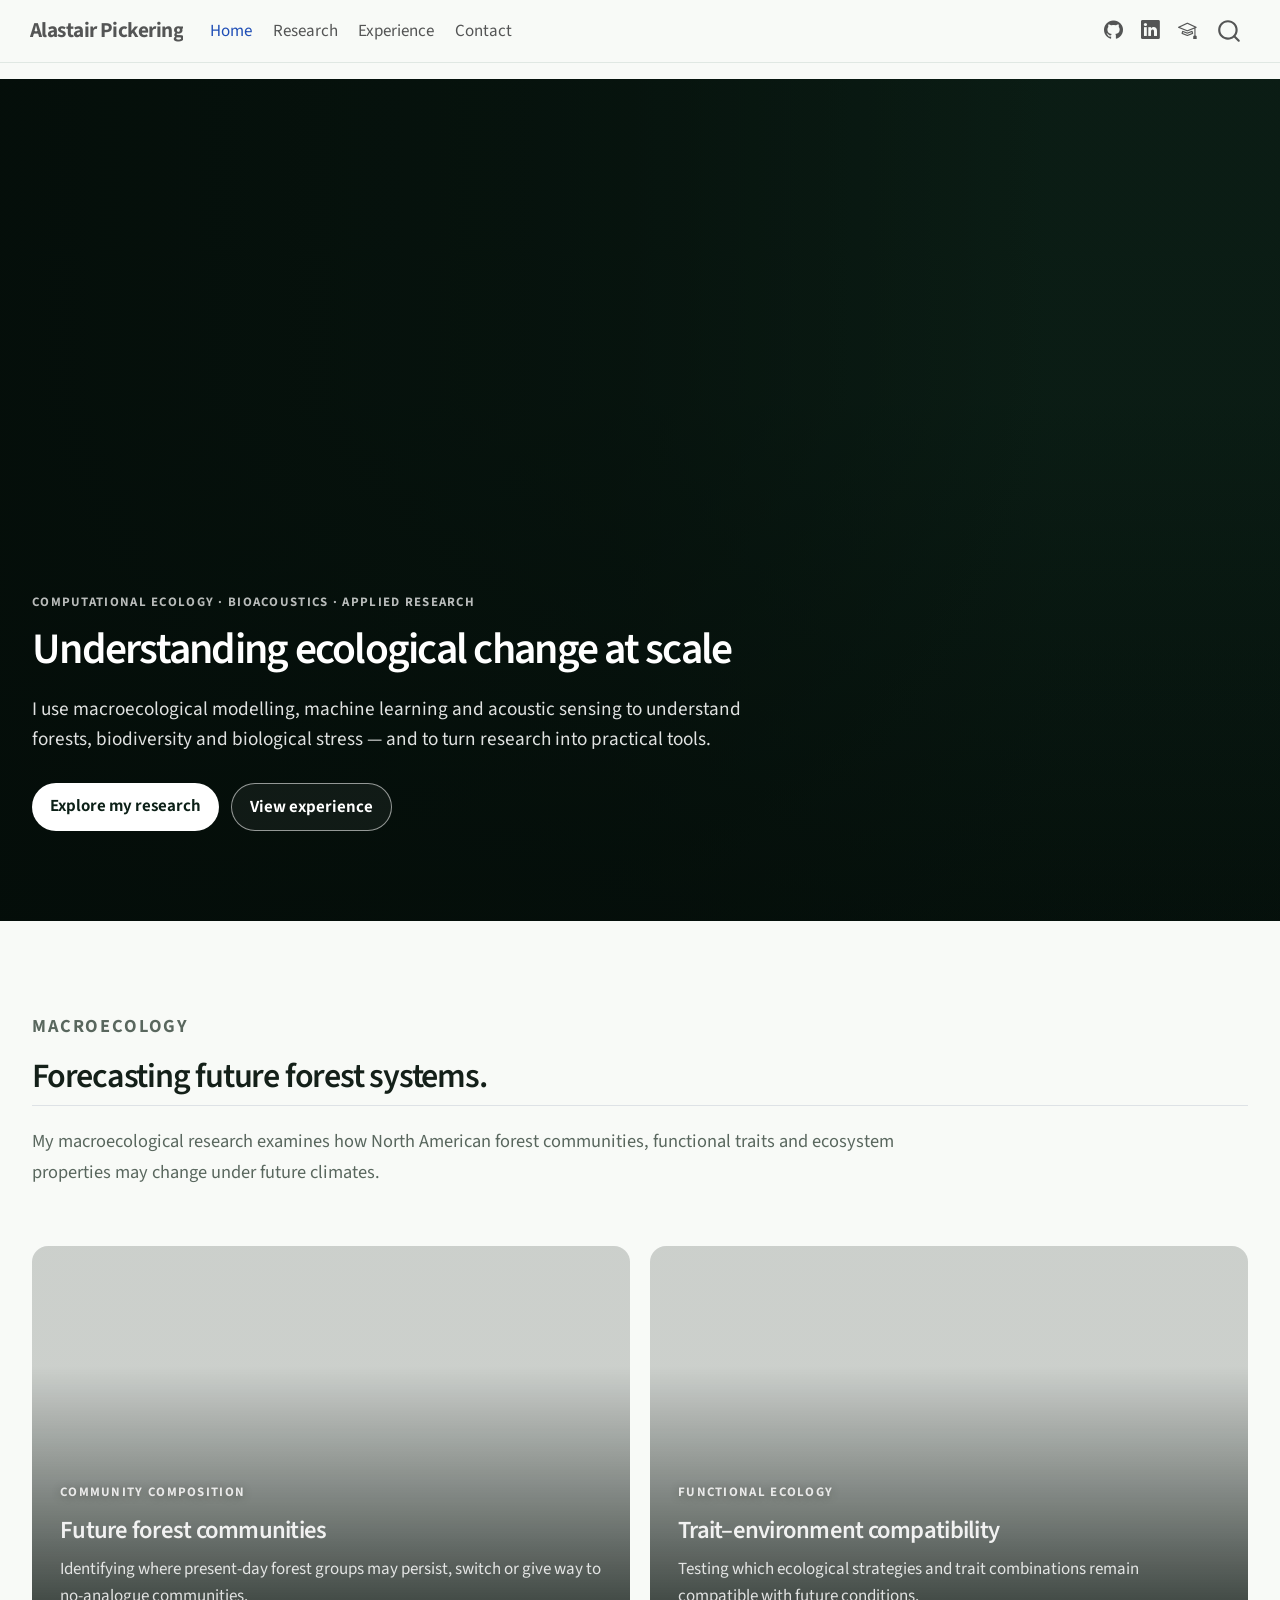
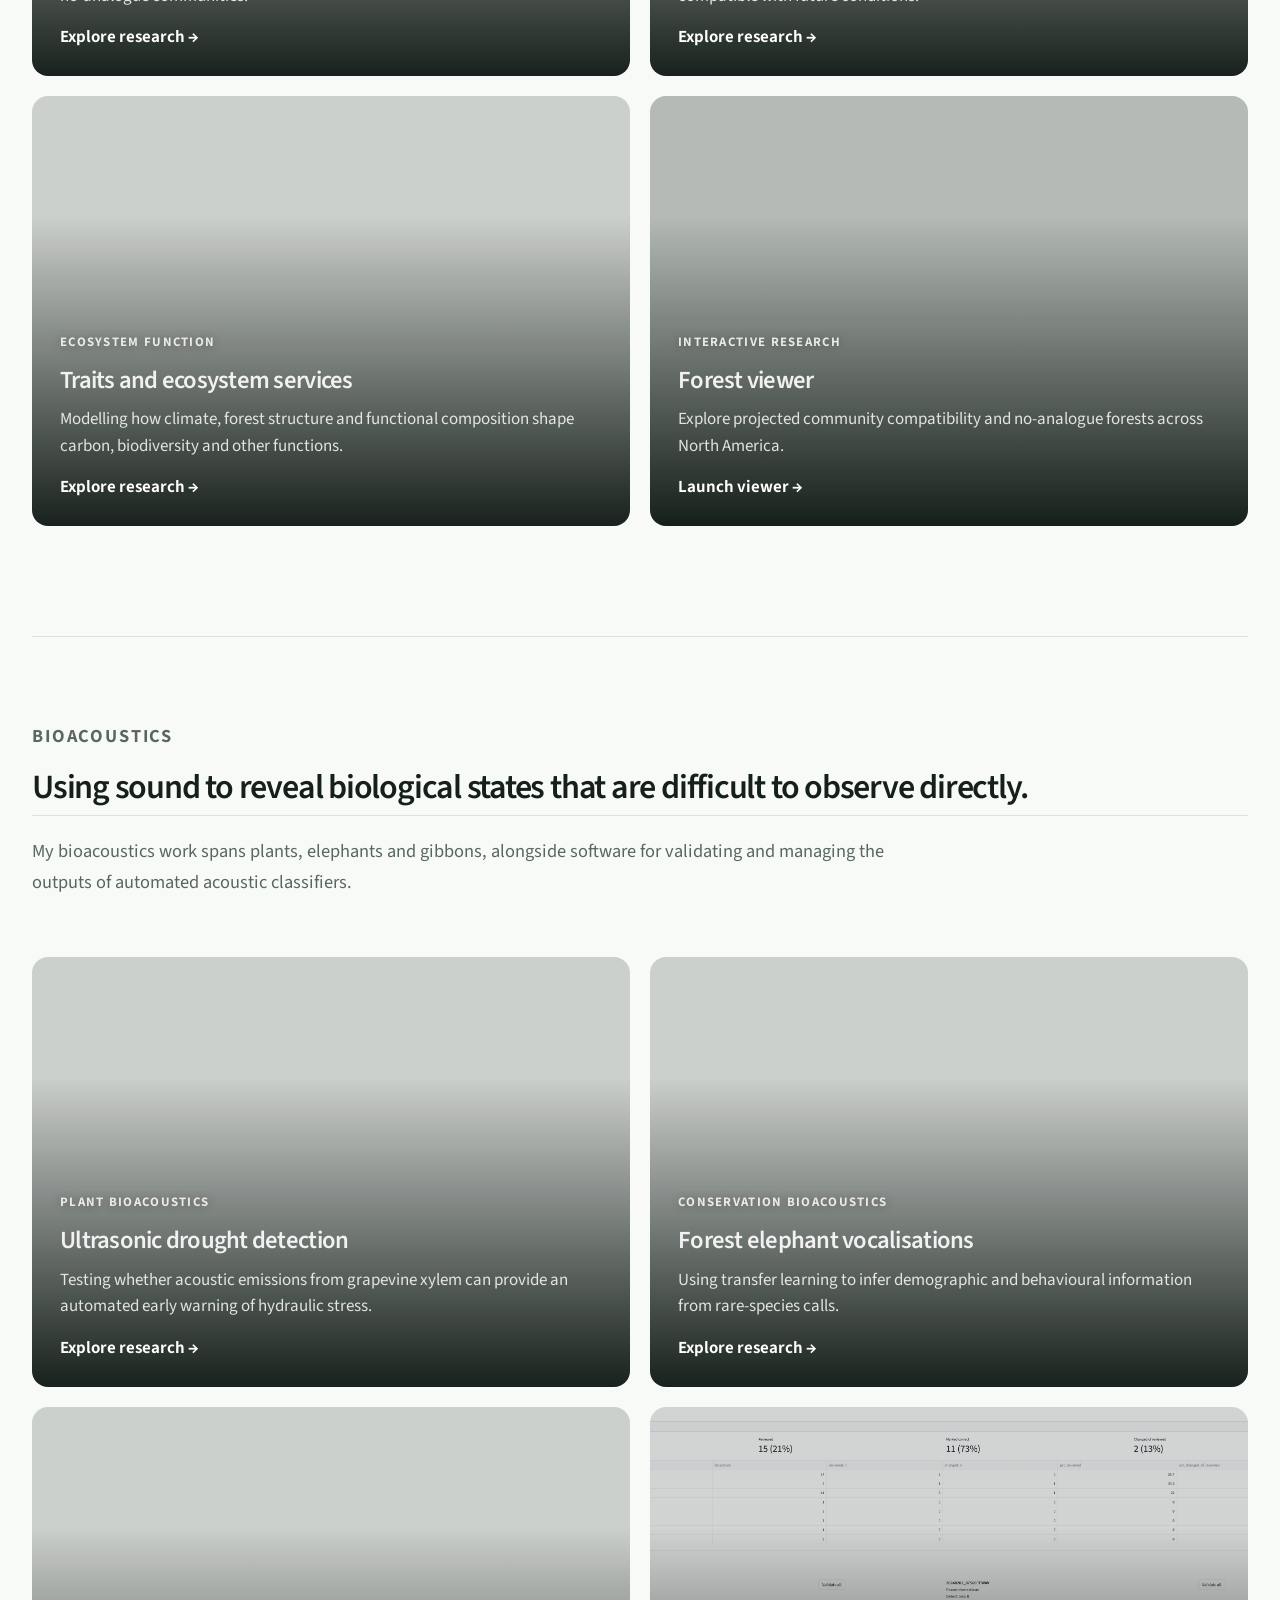
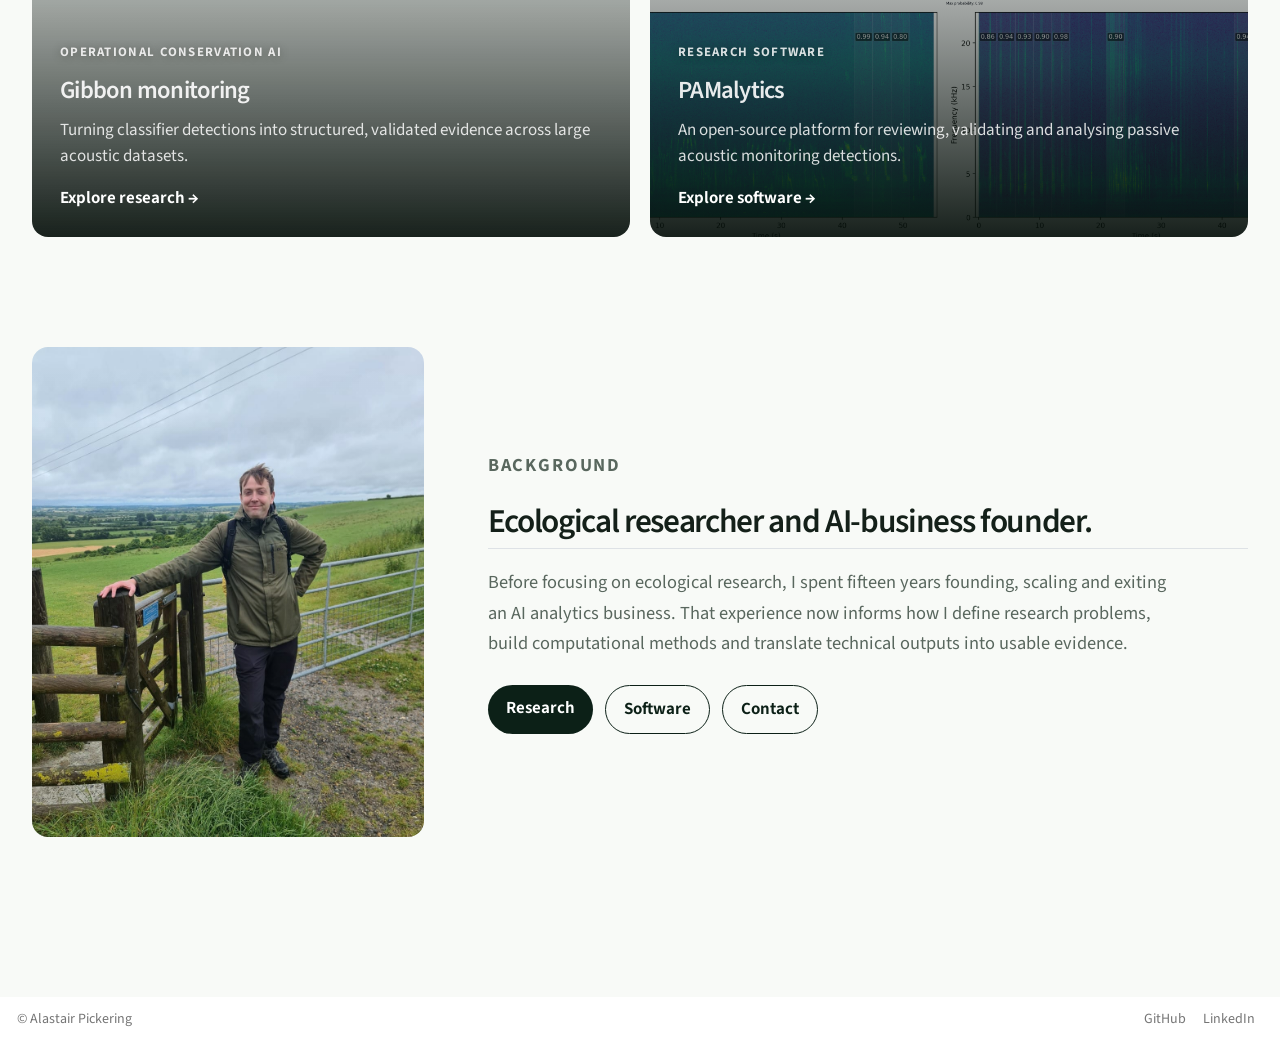
<file: index.html>
<!DOCTYPE html>
<html xmlns="http://www.w3.org/1999/xhtml" lang="en" xml:lang="en"><head>

<meta charset="utf-8">
<meta name="generator" content="quarto-1.10.18">

<meta name="viewport" content="width=device-width, initial-scale=1.0, user-scalable=yes">


<title>Alastair Pickering</title>
<style>
/* Default styles provided by pandoc.
** See https://pandoc.org/MANUAL.html#variables-for-html for config info.
*/
span.smallcaps{font-variant: small-caps;}
div.columns{display: flex; gap: 1.5em;}
div.column{flex: auto;}
@media screen {
div.columns{gap: min(4vw, 1.5em);}
div.column{overflow-x: auto;}
}
div.hanging-indent{margin-left: 1.5em; text-indent: -1.5em;}
ul.task-list{list-style: none;}
ul.task-list li input[type="checkbox"] {
  width: 0.8em;
  margin: 0 0.8em 0.2em -1em; /* quarto-specific, see https://github.com/quarto-dev/quarto-cli/issues/4556 */ 
  vertical-align: middle;
}
</style>


<script src="site_libs/quarto-nav/quarto-nav.js"></script>
<script src="site_libs/quarto-nav/headroom.min.js"></script>
<script src="site_libs/clipboard/clipboard.min.js"></script>
<script src="site_libs/quarto-search/autocomplete.umd.js"></script>
<script src="site_libs/quarto-search/fuse.min.js"></script>
<script src="site_libs/quarto-search/quarto-search.js"></script>
<meta name="quarto:offset" content="./">
<link href="./images/tree-favicon.svg" rel="icon" type="image/svg+xml">
<script src="site_libs/quarto-html/quarto.js" type="module"></script>
<script src="site_libs/quarto-html/tabsets/tabsets.js" type="module"></script>
<script src="site_libs/quarto-html/popper.min.js"></script>
<script src="site_libs/quarto-html/tippy.umd.min.js"></script>
<script src="site_libs/quarto-html/anchor.min.js"></script>
<link href="site_libs/quarto-html/tippy.css" rel="stylesheet">
<link href="site_libs/quarto-html/quarto-syntax-highlighting-64a204ab8560d761af7679ceaba22944.css" rel="stylesheet" id="quarto-text-highlighting-styles">
<script src="site_libs/bootstrap/bootstrap.min.js"></script>
<link href="site_libs/bootstrap/bootstrap-icons.css" rel="stylesheet">
<link href="site_libs/bootstrap/bootstrap-6ac2aec46ad7f46b16024ee4409aa65c.min.css" rel="stylesheet" append-hash="true" id="quarto-bootstrap" data-mode="light">
<script id="quarto-search-options" type="application/json">{
  "location": "navbar",
  "copy-button": false,
  "collapse-after": 3,
  "panel-placement": "end",
  "type": "overlay",
  "limit": 50,
  "keyboard-shortcut": [
    "f",
    "/",
    "s"
  ],
  "show-item-context": false,
  "language": {
    "search-no-results-text": "No results",
    "search-matching-documents-text": "matching documents",
    "search-copy-link-title": "Copy link to search",
    "search-hide-matches-text": "Hide additional matches",
    "search-more-match-text": "more match in this document",
    "search-more-matches-text": "more matches in this document",
    "search-clear-button-title": "Clear",
    "search-text-placeholder": "",
    "search-detached-cancel-button-title": "Cancel",
    "search-submit-button-title": "Submit",
    "search-label": "Search"
  }
}</script>
<style>html{ scroll-behavior: smooth; }</style>


<link rel="stylesheet" href="styles.css">
<meta property="og:title" content="Alastair Pickering">
<meta property="og:image" content="https://alastairpickering.github.io/images/social-preview.png">
<meta property="og:site_name" content="Alastair Pickering">
<meta name="twitter:title" content="Alastair Pickering">
<meta name="twitter:image" content="https://alastairpickering.github.io/images/social-preview.png">
<meta name="twitter:card" content="summary_large_image">
</head>

<body class="nav-fixed home-page quarto-light">

<div id="quarto-search-results"></div>
  <header id="quarto-header" class="headroom fixed-top">
    <nav class="navbar navbar-expand-lg " data-bs-theme="dark">
      <div class="navbar-container container-fluid">
      <div class="navbar-brand-container mx-auto">
    <a class="navbar-brand" href="./index.html">
    <span class="navbar-title">Alastair Pickering</span>
    </a>
  </div>
            <div id="quarto-search" class="" title="Search"></div>
          <button class="navbar-toggler" type="button" data-bs-toggle="collapse" data-bs-target="#navbarCollapse" aria-controls="navbarCollapse" role="menu" aria-expanded="false" aria-label="Toggle navigation" onclick="if (window.quartoToggleHeadroom) { window.quartoToggleHeadroom(); }">
  <span class="navbar-toggler-icon"></span>
</button>
          <div class="collapse navbar-collapse" id="navbarCollapse">
            <ul class="navbar-nav navbar-nav-scroll me-auto">
  <li class="nav-item">
    <a class="nav-link active" href="./index.html" aria-current="page"> 
<span class="menu-text">Home</span></a>
  </li>  
  <li class="nav-item">
    <a class="nav-link" href="./research.html"> 
<span class="menu-text">Research</span></a>
  </li>  
  <li class="nav-item">
    <a class="nav-link" href="./experience.html"> 
<span class="menu-text">Experience</span></a>
  </li>  
  <li class="nav-item">
    <a class="nav-link" href="./contact.html"> 
<span class="menu-text">Contact</span></a>
  </li>  
</ul>
            <ul class="navbar-nav navbar-nav-scroll ms-auto">
  <li class="nav-item compact">
    <a class="nav-link" href="https://github.com/AlastairPickering/"> <i class="bi bi-github" role="img" aria-label="GitHub">
</i> 
<span class="menu-text"></span></a>
  </li>  
  <li class="nav-item compact">
    <a class="nav-link" href="https://www.linkedin.com/in/alastairpickering/"> <i class="bi bi-linkedin" role="img" aria-label="LinkedIn">
</i> 
<span class="menu-text"></span></a>
  </li>  
  <li class="nav-item compact">
    <a class="nav-link" href="https://scholar.google.com/citations?user=9N1dOVcAAAAJ&amp;hl=en"> <i class="bi bi-mortarboard" role="img" aria-label="Google Scholar">
</i> 
<span class="menu-text"></span></a>
  </li>  
</ul>
          </div> <!-- /navcollapse -->
            <div class="quarto-navbar-tools">
</div>
      </div> <!-- /container-fluid -->
    </nav>
</header>
<!-- content -->
<div id="quarto-content" class="quarto-container page-columns page-rows-contents page-layout-full page-navbar">
<!-- sidebar -->
<!-- margin-sidebar -->
    
<!-- main -->
<main class="content column-page" id="quarto-document-content"><header id="title-block-header" class="quarto-title-block"></header>




<section class="hero-cinematic">
  <div class="hero-media" aria-hidden="true">
    <div class="hero-photo hero-photo-forest"></div>
    <div class="hero-photo hero-photo-elephant"></div>
    <div class="hero-photo hero-photo-gibbon"></div>
    <div class="hero-photo hero-photo-technology"></div>
    <div class="hero-shade"></div>
  </div>

  <div class="site-frame hero-content">
    <p class="eyebrow light">Computational ecology · Bioacoustics · Applied research</p>
    <h1>Understanding ecological change at scale</h1>
    <p class="hero-deck">
      I use macroecological modelling, machine learning and acoustic sensing to understand
      forests, biodiversity and biological stress — and to turn research into practical tools.
    </p>
    <div class="button-row">
      <a href="research.html" class="ap-button primary-light">Explore my research</a>
      <a href="experience.html" class="ap-button ghost-light">View experience</a>
    </div>
  </div>
</section>

<div class="site-frame home-content">
  <section class="home-theme-heading home-theme-heading-first">
    <p class="eyebrow">Macroecology</p>
    <h2 class="anchored">Forecasting future forest systems.</h2>
    <p>
      My macroecological research examines how North American forest communities, functional traits
      and ecosystem properties may change under future climates.
    </p>
  </section>

  <section class="programme-card-grid macroecology-grid">
    <a class="programme-card macro-card-communities" href="research.html#future-forests">
      <div class="bio-card-overlay"></div>
      <div class="bio-card-copy">
        <p class="project-meta light-meta">Community composition</p>
        <h3 class="anchored">Future forest communities</h3>
        <p>Identifying where present-day forest groups may persist, switch or give way to no-analogue communities.</p>
        <span>Explore research →</span>
      </div>
    </a>

    <a class="programme-card macro-card-traits" href="research.html#trait-environment">
      <div class="bio-card-overlay"></div>
      <div class="bio-card-copy">
        <p class="project-meta light-meta">Functional ecology</p>
        <h3 class="anchored">Trait–environment compatibility</h3>
        <p>Testing which ecological strategies and trait combinations remain compatible with future conditions.</p>
        <span>Explore research →</span>
      </div>
    </a>

    <a class="programme-card macro-card-services" href="research.html#ecosystem-services">
      <div class="bio-card-overlay"></div>
      <div class="bio-card-copy">
        <p class="project-meta light-meta">Ecosystem function</p>
        <h3 class="anchored">Traits and ecosystem services</h3>
        <p>Modelling how climate, forest structure and functional composition shape carbon, biodiversity and other functions.</p>
        <span>Explore research →</span>
      </div>
    </a>

    <a class="programme-card macro-card-viewer" href="https://forest-viewer.streamlit.app/">
      <div class="bio-card-overlay"></div>
      <div class="bio-card-copy">
        <p class="project-meta light-meta">Interactive research</p>
        <h3 class="anchored">Forest viewer</h3>
        <p>Explore projected community compatibility and no-analogue forests across North America.</p>
        <span>Launch viewer →</span>
      </div>
    </a>
  </section>

  <section class="home-theme-heading">
    <p class="eyebrow">Bioacoustics</p>
    <h2 class="anchored">Using sound to reveal biological states that are difficult to observe directly.</h2>
    <p>
      My bioacoustics work spans plants, elephants and gibbons, alongside software for validating
      and managing the outputs of automated acoustic classifiers.
    </p>
  </section>

  <section class="programme-card-grid bioacoustics-grid">
    <a class="programme-card bio-card-plant" href="research.html#plant-bioacoustics">
      <div class="bio-card-overlay"></div>
      <div class="bio-card-copy">
        <p class="project-meta light-meta">Plant bioacoustics</p>
        <h3 class="anchored">Ultrasonic drought detection</h3>
        <p>Testing whether acoustic emissions from grapevine xylem can provide an automated early warning of hydraulic stress.</p>
        <span>Explore research →</span>
      </div>
    </a>

    <a class="programme-card bio-card-elephant" href="research.html#elephant-bioacoustics">
      <div class="bio-card-overlay"></div>
      <div class="bio-card-copy">
        <p class="project-meta light-meta">Conservation bioacoustics</p>
        <h3 class="anchored">Forest elephant vocalisations</h3>
        <p>Using transfer learning to infer demographic and behavioural information from rare-species calls.</p>
        <span>Explore research →</span>
      </div>
    </a>

    <a class="programme-card bio-card-gibbon" href="research.html#gibbon-monitoring">
      <div class="bio-card-overlay"></div>
      <div class="bio-card-copy">
        <p class="project-meta light-meta">Operational conservation AI</p>
        <h3 class="anchored">Gibbon monitoring</h3>
        <p>Turning classifier detections into structured, validated evidence across large acoustic datasets.</p>
        <span>Explore research →</span>
      </div>
    </a>

    <a class="programme-card bio-card-pam" href="research.html#pamalytics">
      <div class="bio-card-overlay"></div>
      <div class="bio-card-copy">
        <p class="project-meta light-meta">Research software</p>
        <h3 class="anchored">PAMalytics</h3>
        <p>An open-source platform for reviewing, validating and analysing passive acoustic monitoring detections.</p>
        <span>Explore software →</span>
      </div>
    </a>
  </section>

  <section class="home-profile">
    <div class="home-profile-photo" role="img" aria-label="Alastair Pickering standing beside a countryside field gate"></div>

    <div class="home-profile-copy">
      <p class="eyebrow">Background</p>
      <h2 class="anchored">Ecological researcher and AI-business founder.</h2>
      <p>
        Before focusing on ecological research, I spent fifteen years founding, scaling and exiting
        an AI analytics business. That experience now informs how I define research problems, build
        computational methods and translate technical outputs into usable evidence.
      </p>
      <div class="profile-links">
        <a href="research.html" class="ap-button dark-button">Research</a>
        <a href="research.html#pamalytics" class="ap-button outline-dark">Software</a>
        <a href="contact.html" class="ap-button outline-dark">Contact</a>
      </div>
    </div>
  </section>
</div>



</main> <!-- /main -->
<script id="quarto-html-after-body" type="application/javascript">
  window.document.addEventListener("DOMContentLoaded", function (event) {
    const icon = "";
    const anchorJS = new window.AnchorJS();
    anchorJS.options = {
      placement: 'right',
      icon: icon
    };
    anchorJS.add('.anchored');
    const isCodeAnnotation = (el) => {
      for (const clz of el.classList) {
        if (clz.startsWith('code-annotation-')) {                     
          return true;
        }
      }
      return false;
    }
    const onCopySuccess = function(e) {
      // button target
      const button = e.trigger;
      // don't keep focus
      button.blur();
      // flash "checked"
      button.classList.add('code-copy-button-checked');
      var currentTitle = button.getAttribute("title");
      button.setAttribute("title", "Copied!");
      let tooltip;
      if (window.bootstrap) {
        button.setAttribute("data-bs-toggle", "tooltip");
        button.setAttribute("data-bs-placement", "left");
        button.setAttribute("data-bs-title", "Copied!");
        tooltip = new bootstrap.Tooltip(button, 
          { trigger: "manual", 
            customClass: "code-copy-button-tooltip",
            offset: [0, -8]});
        tooltip.show();    
      }
      setTimeout(function() {
        if (tooltip) {
          tooltip.hide();
          button.removeAttribute("data-bs-title");
          button.removeAttribute("data-bs-toggle");
          button.removeAttribute("data-bs-placement");
        }
        button.setAttribute("title", currentTitle);
        button.classList.remove('code-copy-button-checked');
      }, 1000);
      // clear code selection
      e.clearSelection();
    }
    const getTextToCopy = function(trigger) {
      const outerScaffold = trigger.parentElement.cloneNode(true);
      const codeEl = outerScaffold.querySelector('code');
      for (const childEl of codeEl.children) {
        if (isCodeAnnotation(childEl)) {
          childEl.remove();
        }
      }
      return codeEl.innerText;
    }
    const clipboard = new window.ClipboardJS('.code-copy-button:not([data-in-quarto-modal])', {
      text: getTextToCopy
    });
    clipboard.on('success', onCopySuccess);
    if (window.document.getElementById('quarto-embedded-source-code-modal')) {
      const clipboardModal = new window.ClipboardJS('.code-copy-button[data-in-quarto-modal]', {
        text: getTextToCopy,
        container: window.document.getElementById('quarto-embedded-source-code-modal')
      });
      clipboardModal.on('success', onCopySuccess);
    }
      var localhostRegex = new RegExp(/^(?:http|https):\/\/localhost\:?[0-9]*\//);
      var mailtoRegex = new RegExp(/^mailto:/);
        var filterRegex = new RegExp("https:\/\/alastairpickering\.github\.io");
      var isInternal = (href) => {
          return filterRegex.test(href) || localhostRegex.test(href) || mailtoRegex.test(href);
      }
      // Inspect non-navigation links and adorn them if external
     var links = window.document.querySelectorAll('a[href]:not(.nav-link):not(.navbar-brand):not(.toc-action):not(.sidebar-link):not(.sidebar-item-toggle):not(.pagination-link):not(.no-external):not([aria-hidden]):not(.dropdown-item):not(.quarto-navigation-tool):not(.about-link)');
      for (var i=0; i<links.length; i++) {
        const link = links[i];
        if (!isInternal(link.href)) {
          // undo the damage that might have been done by quarto-nav.js in the case of
          // links that we want to consider external
          if (link.dataset.originalHref !== undefined) {
            link.href = link.dataset.originalHref;
          }
            // target, if specified
            link.setAttribute("target", "_blank");
            if (link.getAttribute("rel") === null) {
              link.setAttribute("rel", "noopener");
            }
        }
      }
    function tippyHover(el, contentFn, onTriggerFn, onUntriggerFn) {
      const config = {
        allowHTML: true,
        maxWidth: 500,
        delay: 100,
        arrow: false,
        appendTo: function(el) {
            return el.parentElement;
        },
        interactive: true,
        interactiveBorder: 10,
        theme: 'quarto',
        placement: 'bottom-start',
      };
      if (contentFn) {
        config.content = contentFn;
      }
      if (onTriggerFn) {
        config.onTrigger = onTriggerFn;
      }
      if (onUntriggerFn) {
        config.onUntrigger = onUntriggerFn;
      }
      window.tippy(el, config); 
    }
    const noterefs = window.document.querySelectorAll('a[role="doc-noteref"]');
    for (var i=0; i<noterefs.length; i++) {
      const ref = noterefs[i];
      tippyHover(ref, function() {
        // use id or data attribute instead here
        let href = ref.getAttribute('data-footnote-href') || ref.getAttribute('href');
        try { href = new URL(href).hash; } catch {}
        const id = href.replace(/^#\/?/, "");
        const note = window.document.getElementById(id);
        if (note) {
          return note.innerHTML;
        } else {
          return "";
        }
      });
    }
    const xrefs = window.document.querySelectorAll('a.quarto-xref');
    const processXRef = (id, note) => {
      // Strip column container classes
      const stripColumnClz = (el) => {
        el.classList.remove("page-full", "page-columns");
        if (el.children) {
          for (const child of el.children) {
            stripColumnClz(child);
          }
        }
      }
      stripColumnClz(note)
      if (id === null || id.startsWith('sec-')) {
        // Special case sections, only their first couple elements
        const container = document.createElement("div");
        if (note.children && note.children.length > 2) {
          container.appendChild(note.children[0].cloneNode(true));
          for (let i = 1; i < note.children.length; i++) {
            const child = note.children[i];
            if (child.tagName === "P" && child.innerText === "") {
              continue;
            } else {
              container.appendChild(child.cloneNode(true));
              break;
            }
          }
          if (window.Quarto?.typesetMath) {
            window.Quarto.typesetMath(container);
          }
          return container.innerHTML
        } else {
          if (window.Quarto?.typesetMath) {
            window.Quarto.typesetMath(note);
          }
          return note.innerHTML;
        }
      } else {
        // Remove any anchor links if they are present
        const anchorLink = note.querySelector('a.anchorjs-link');
        if (anchorLink) {
          anchorLink.remove();
        }
        if (window.Quarto?.typesetMath) {
          window.Quarto.typesetMath(note);
        }
        if (note.classList.contains("callout")) {
          return note.outerHTML;
        } else {
          return note.innerHTML;
        }
      }
    }
    for (var i=0; i<xrefs.length; i++) {
      const xref = xrefs[i];
      tippyHover(xref, undefined, function(instance) {
        instance.disable();
        let url = xref.getAttribute('href');
        let hash = undefined; 
        if (url.startsWith('#')) {
          hash = url;
        } else {
          try { hash = new URL(url).hash; } catch {}
        }
        if (hash) {
          const id = hash.replace(/^#\/?/, "");
          const note = window.document.getElementById(id);
          if (note !== null) {
            try {
              const html = processXRef(id, note.cloneNode(true));
              instance.setContent(html);
            } finally {
              instance.enable();
              instance.show();
            }
          } else {
            // See if we can fetch this
            fetch(url.split('#')[0])
            .then(res => res.text())
            .then(html => {
              const parser = new DOMParser();
              const htmlDoc = parser.parseFromString(html, "text/html");
              const note = htmlDoc.getElementById(id);
              if (note !== null) {
                const html = processXRef(id, note);
                instance.setContent(html);
              } 
            }).finally(() => {
              instance.enable();
              instance.show();
            });
          }
        } else {
          // See if we can fetch a full url (with no hash to target)
          // This is a special case and we should probably do some content thinning / targeting
          fetch(url)
          .then(res => res.text())
          .then(html => {
            const parser = new DOMParser();
            const htmlDoc = parser.parseFromString(html, "text/html");
            const note = htmlDoc.querySelector('main.content');
            if (note !== null) {
              // This should only happen for chapter cross references
              // (since there is no id in the URL)
              // remove the first header
              if (note.children.length > 0 && note.children[0].tagName === "HEADER") {
                note.children[0].remove();
              }
              const html = processXRef(null, note);
              instance.setContent(html);
            } 
          }).finally(() => {
            instance.enable();
            instance.show();
          });
        }
      }, function(instance) {
      });
    }
        let selectedAnnoteEl;
        const selectorForAnnotation = ( cell, annotation) => {
          let cellAttr = 'data-code-cell="' + cell + '"';
          let lineAttr = 'data-code-annotation="' +  annotation + '"';
          const selector = 'span[' + cellAttr + '][' + lineAttr + ']';
          return selector;
        }
        const selectCodeLines = (annoteEl) => {
          const doc = window.document;
          const targetCell = annoteEl.getAttribute("data-target-cell");
          const targetAnnotation = annoteEl.getAttribute("data-target-annotation");
          const annoteSpan = window.document.querySelector(selectorForAnnotation(targetCell, targetAnnotation));
          const lines = annoteSpan.getAttribute("data-code-lines").split(",");
          const lineIds = lines.map((line) => {
            return targetCell + "-" + line;
          })
          let top = null;
          let height = null;
          let parent = null;
          if (lineIds.length > 0) {
              //compute the position of the single el (top and bottom and make a div)
              const el = window.document.getElementById(lineIds[0]);
              top = el.offsetTop;
              height = el.offsetHeight;
              parent = el.parentElement.parentElement;
            if (lineIds.length > 1) {
              const lastEl = window.document.getElementById(lineIds[lineIds.length - 1]);
              const bottom = lastEl.offsetTop + lastEl.offsetHeight;
              height = bottom - top;
            }
            if (top !== null && height !== null && parent !== null) {
              // cook up a div (if necessary) and position it 
              let div = window.document.getElementById("code-annotation-line-highlight");
              if (div === null) {
                div = window.document.createElement("div");
                div.setAttribute("id", "code-annotation-line-highlight");
                div.style.position = 'absolute';
                parent.appendChild(div);
              }
              div.style.top = top - 2 + "px";
              div.style.height = height + 4 + "px";
              div.style.left = 0;
              let gutterDiv = window.document.getElementById("code-annotation-line-highlight-gutter");
              if (gutterDiv === null) {
                gutterDiv = window.document.createElement("div");
                gutterDiv.setAttribute("id", "code-annotation-line-highlight-gutter");
                gutterDiv.style.position = 'absolute';
                const codeCell = window.document.getElementById(targetCell);
                const gutter = codeCell.querySelector('.code-annotation-gutter');
                gutter.appendChild(gutterDiv);
              }
              gutterDiv.style.top = top - 2 + "px";
              gutterDiv.style.height = height + 4 + "px";
            }
            selectedAnnoteEl = annoteEl;
          }
        };
        const unselectCodeLines = () => {
          const elementsIds = ["code-annotation-line-highlight", "code-annotation-line-highlight-gutter"];
          elementsIds.forEach((elId) => {
            const div = window.document.getElementById(elId);
            if (div) {
              div.remove();
            }
          });
          selectedAnnoteEl = undefined;
        };
          // Handle positioning of the toggle
      window.addEventListener(
        "resize",
        throttle(() => {
          elRect = undefined;
          if (selectedAnnoteEl) {
            selectCodeLines(selectedAnnoteEl);
          }
        }, 10)
      );
      function throttle(fn, ms) {
      let throttle = false;
      let timer;
        return (...args) => {
          if(!throttle) { // first call gets through
              fn.apply(this, args);
              throttle = true;
          } else { // all the others get throttled
              if(timer) clearTimeout(timer); // cancel #2
              timer = setTimeout(() => {
                fn.apply(this, args);
                timer = throttle = false;
              }, ms);
          }
        };
      }
        // Attach click handler to the DT
        const annoteDls = window.document.querySelectorAll('dt[data-target-cell]');
        for (const annoteDlNode of annoteDls) {
          annoteDlNode.addEventListener('click', (event) => {
            const clickedEl = event.target;
            if (clickedEl !== selectedAnnoteEl) {
              unselectCodeLines();
              const activeEl = window.document.querySelector('dt[data-target-cell].code-annotation-active');
              if (activeEl) {
                activeEl.classList.remove('code-annotation-active');
              }
              selectCodeLines(clickedEl);
              clickedEl.classList.add('code-annotation-active');
            } else {
              // Unselect the line
              unselectCodeLines();
              clickedEl.classList.remove('code-annotation-active');
            }
          });
        }
    const findCites = (el) => {
      const parentEl = el.parentElement;
      if (parentEl) {
        const cites = parentEl.dataset.cites;
        if (cites) {
          return {
            el,
            cites: cites.split(' ')
          };
        } else {
          return findCites(el.parentElement)
        }
      } else {
        return undefined;
      }
    };
    var bibliorefs = window.document.querySelectorAll('a[role="doc-biblioref"]');
    for (var i=0; i<bibliorefs.length; i++) {
      const ref = bibliorefs[i];
      const citeInfo = findCites(ref);
      if (citeInfo) {
        tippyHover(citeInfo.el, function() {
          var popup = window.document.createElement('div');
          citeInfo.cites.forEach(function(cite) {
            var citeDiv = window.document.createElement('div');
            citeDiv.classList.add('hanging-indent');
            citeDiv.classList.add('csl-entry');
            var biblioDiv = window.document.getElementById('ref-' + cite);
            if (biblioDiv) {
              citeDiv.innerHTML = biblioDiv.innerHTML;
            }
            popup.appendChild(citeDiv);
          });
          return popup.innerHTML;
        });
      }
    }
  });
  </script>
</div> <!-- /content -->
<footer class="footer">
  <div class="nav-footer">
    <div class="nav-footer-left">
<p>© Alastair Pickering</p>
</div>   
    <div class="nav-footer-center">
      &nbsp;
    </div>
    <div class="nav-footer-right">
      <ul class="footer-items list-unstyled">
    <li class="nav-item">
    <a class="nav-link" href="https://github.com/AlastairPickering/">
<p>GitHub</p>
</a>
  </li>  
    <li class="nav-item">
    <a class="nav-link" href="https://www.linkedin.com/in/alastairpickering/">
<p>LinkedIn</p>
</a>
  </li>  
</ul>
    </div>
  </div>
</footer>




<script src="site_libs/quarto-html/zenscroll-min.js"></script>
</body></html>
</file>
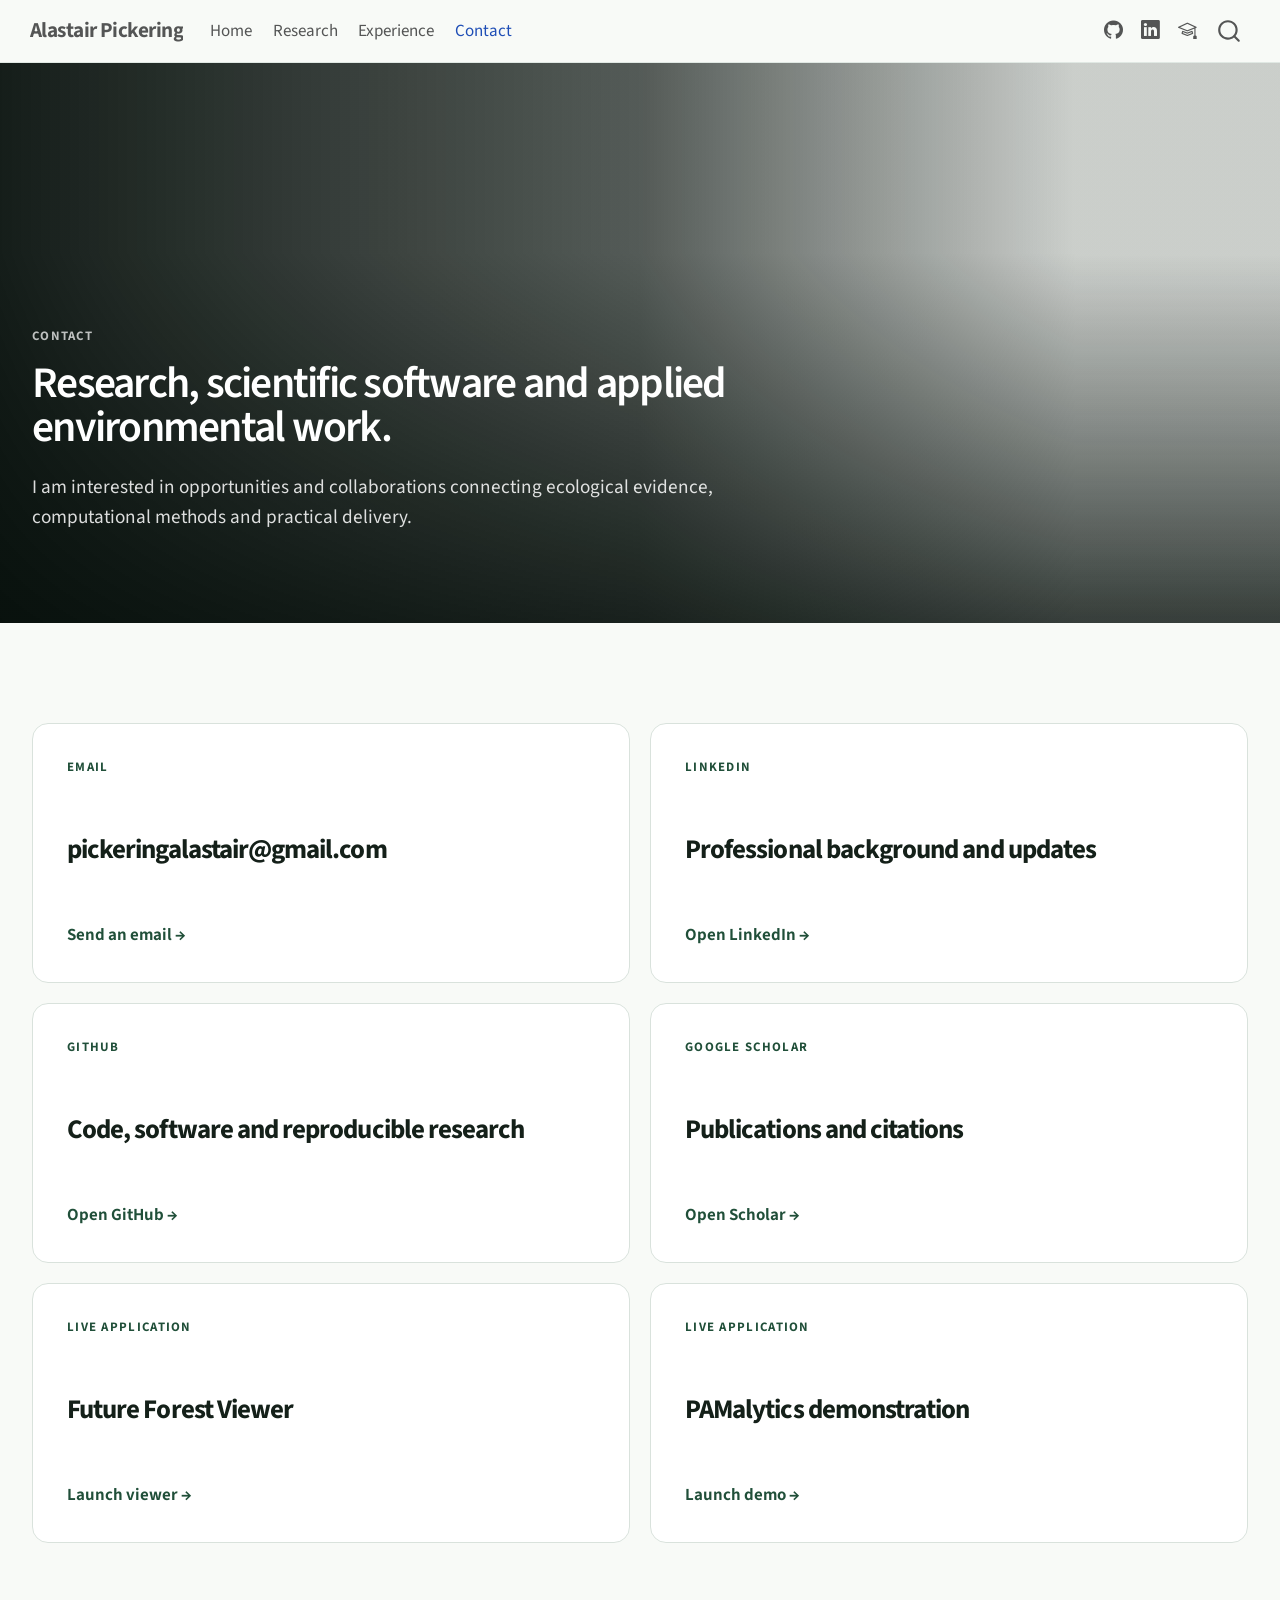
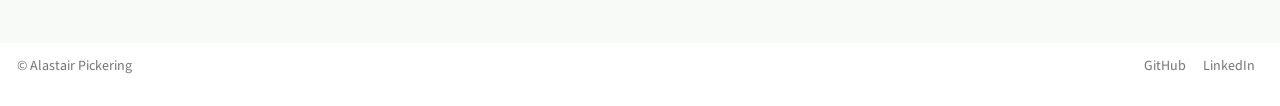
<file: contact.html>
<!DOCTYPE html>
<html xmlns="http://www.w3.org/1999/xhtml" lang="en" xml:lang="en"><head>

<meta charset="utf-8">
<meta name="generator" content="quarto-1.10.18">

<meta name="viewport" content="width=device-width, initial-scale=1.0, user-scalable=yes">


<title>Contact – Alastair Pickering</title>
<style>
/* Default styles provided by pandoc.
** See https://pandoc.org/MANUAL.html#variables-for-html for config info.
*/
span.smallcaps{font-variant: small-caps;}
div.columns{display: flex; gap: 1.5em;}
div.column{flex: auto;}
@media screen {
div.columns{gap: min(4vw, 1.5em);}
div.column{overflow-x: auto;}
}
div.hanging-indent{margin-left: 1.5em; text-indent: -1.5em;}
ul.task-list{list-style: none;}
ul.task-list li input[type="checkbox"] {
  width: 0.8em;
  margin: 0 0.8em 0.2em -1em; /* quarto-specific, see https://github.com/quarto-dev/quarto-cli/issues/4556 */ 
  vertical-align: middle;
}
</style>


<script src="site_libs/quarto-nav/quarto-nav.js"></script>
<script src="site_libs/quarto-nav/headroom.min.js"></script>
<script src="site_libs/clipboard/clipboard.min.js"></script>
<script src="site_libs/quarto-search/autocomplete.umd.js"></script>
<script src="site_libs/quarto-search/fuse.min.js"></script>
<script src="site_libs/quarto-search/quarto-search.js"></script>
<meta name="quarto:offset" content="./">
<link href="./images/tree-favicon.svg" rel="icon" type="image/svg+xml">
<script src="site_libs/quarto-html/quarto.js" type="module"></script>
<script src="site_libs/quarto-html/tabsets/tabsets.js" type="module"></script>
<script src="site_libs/quarto-html/popper.min.js"></script>
<script src="site_libs/quarto-html/tippy.umd.min.js"></script>
<script src="site_libs/quarto-html/anchor.min.js"></script>
<link href="site_libs/quarto-html/tippy.css" rel="stylesheet">
<link href="site_libs/quarto-html/quarto-syntax-highlighting-64a204ab8560d761af7679ceaba22944.css" rel="stylesheet" id="quarto-text-highlighting-styles">
<script src="site_libs/bootstrap/bootstrap.min.js"></script>
<link href="site_libs/bootstrap/bootstrap-icons.css" rel="stylesheet">
<link href="site_libs/bootstrap/bootstrap-6ac2aec46ad7f46b16024ee4409aa65c.min.css" rel="stylesheet" append-hash="true" id="quarto-bootstrap" data-mode="light">
<script id="quarto-search-options" type="application/json">{
  "location": "navbar",
  "copy-button": false,
  "collapse-after": 3,
  "panel-placement": "end",
  "type": "overlay",
  "limit": 50,
  "keyboard-shortcut": [
    "f",
    "/",
    "s"
  ],
  "show-item-context": false,
  "language": {
    "search-no-results-text": "No results",
    "search-matching-documents-text": "matching documents",
    "search-copy-link-title": "Copy link to search",
    "search-hide-matches-text": "Hide additional matches",
    "search-more-match-text": "more match in this document",
    "search-more-matches-text": "more matches in this document",
    "search-clear-button-title": "Clear",
    "search-text-placeholder": "",
    "search-detached-cancel-button-title": "Cancel",
    "search-submit-button-title": "Submit",
    "search-label": "Search"
  }
}</script>
<style>html{ scroll-behavior: smooth; }</style>


<link rel="stylesheet" href="styles.css">
<meta property="og:title" content="Contact – Alastair Pickering">
<meta property="og:image" content="https://alastairpickering.github.io/images/social-preview.png">
<meta property="og:site_name" content="Alastair Pickering">
<meta name="twitter:title" content="Contact – Alastair Pickering">
<meta name="twitter:image" content="https://alastairpickering.github.io/images/social-preview.png">
<meta name="twitter:card" content="summary_large_image">
</head>

<body class="nav-fixed contact-page quarto-light">

<div id="quarto-search-results"></div>
  <header id="quarto-header" class="headroom fixed-top">
    <nav class="navbar navbar-expand-lg " data-bs-theme="dark">
      <div class="navbar-container container-fluid">
      <div class="navbar-brand-container mx-auto">
    <a class="navbar-brand" href="./index.html">
    <span class="navbar-title">Alastair Pickering</span>
    </a>
  </div>
            <div id="quarto-search" class="" title="Search"></div>
          <button class="navbar-toggler" type="button" data-bs-toggle="collapse" data-bs-target="#navbarCollapse" aria-controls="navbarCollapse" role="menu" aria-expanded="false" aria-label="Toggle navigation" onclick="if (window.quartoToggleHeadroom) { window.quartoToggleHeadroom(); }">
  <span class="navbar-toggler-icon"></span>
</button>
          <div class="collapse navbar-collapse" id="navbarCollapse">
            <ul class="navbar-nav navbar-nav-scroll me-auto">
  <li class="nav-item">
    <a class="nav-link" href="./index.html"> 
<span class="menu-text">Home</span></a>
  </li>  
  <li class="nav-item">
    <a class="nav-link" href="./research.html"> 
<span class="menu-text">Research</span></a>
  </li>  
  <li class="nav-item">
    <a class="nav-link" href="./experience.html"> 
<span class="menu-text">Experience</span></a>
  </li>  
  <li class="nav-item">
    <a class="nav-link active" href="./contact.html" aria-current="page"> 
<span class="menu-text">Contact</span></a>
  </li>  
</ul>
            <ul class="navbar-nav navbar-nav-scroll ms-auto">
  <li class="nav-item compact">
    <a class="nav-link" href="https://github.com/AlastairPickering/"> <i class="bi bi-github" role="img" aria-label="GitHub">
</i> 
<span class="menu-text"></span></a>
  </li>  
  <li class="nav-item compact">
    <a class="nav-link" href="https://www.linkedin.com/in/alastairpickering/"> <i class="bi bi-linkedin" role="img" aria-label="LinkedIn">
</i> 
<span class="menu-text"></span></a>
  </li>  
  <li class="nav-item compact">
    <a class="nav-link" href="https://scholar.google.com/citations?user=9N1dOVcAAAAJ&amp;hl=en"> <i class="bi bi-mortarboard" role="img" aria-label="Google Scholar">
</i> 
<span class="menu-text"></span></a>
  </li>  
</ul>
          </div> <!-- /navcollapse -->
            <div class="quarto-navbar-tools">
</div>
      </div> <!-- /container-fluid -->
    </nav>
</header>
<!-- content -->
<div id="quarto-content" class="quarto-container page-columns page-rows-contents page-layout-full page-navbar">
<!-- sidebar -->
<!-- margin-sidebar -->
    
<!-- main -->
<main class="content column-page" id="quarto-document-content">

<header id="title-block-header" class="quarto-title-block default">
<div class="quarto-title">
<h1 class="title">Contact</h1>
</div>



<div class="quarto-title-meta column-page">

    
  
    
  </div>
  


</header>


<section class="page-hero contact-hero">
  <div class="page-hero-shade"></div>
  <div class="site-frame page-hero-content">
    <p class="eyebrow light">Contact</p>
    <h1>Research, scientific software and applied environmental work.</h1>
    <p>
      I am interested in opportunities and collaborations connecting ecological evidence,
      computational methods and practical delivery.
    </p>
  </div>
</section>

<div class="site-frame contact-content">
  <section class="contact-grid">
    <a class="contact-card" href="mailto:pickeringalastair@gmail.com">
      <span class="contact-label">Email</span>
      <strong>pickeringalastair@gmail.com</strong>
      <span>Send an email →</span>
    </a>

    <a class="contact-card" href="https://www.linkedin.com/in/alastairpickering/">
      <span class="contact-label">LinkedIn</span>
      <strong>Professional background and updates</strong>
      <span>Open LinkedIn →</span>
    </a>

    <a class="contact-card" href="https://github.com/AlastairPickering/">
      <span class="contact-label">GitHub</span>
      <strong>Code, software and reproducible research</strong>
      <span>Open GitHub →</span>
    </a>

    <a class="contact-card" href="https://scholar.google.com/citations?user=9N1dOVcAAAAJ&amp;hl=en">
      <span class="contact-label">Google Scholar</span>
      <strong>Publications and citations</strong>
      <span>Open Scholar →</span>
    </a>

    <a class="contact-card" href="https://forest-viewer.streamlit.app/">
      <span class="contact-label">Live application</span>
      <strong>Future Forest Viewer</strong>
      <span>Launch viewer →</span>
    </a>

    <a class="contact-card" href="https://pamalytics-demo.streamlit.app/">
      <span class="contact-label">Live application</span>
      <strong>PAMalytics demonstration</strong>
      <span>Launch demo →</span>
    </a>
  </section>
</div>



</main> <!-- /main -->
<script id="quarto-html-after-body" type="application/javascript">
  window.document.addEventListener("DOMContentLoaded", function (event) {
    const icon = "";
    const anchorJS = new window.AnchorJS();
    anchorJS.options = {
      placement: 'right',
      icon: icon
    };
    anchorJS.add('.anchored');
    const isCodeAnnotation = (el) => {
      for (const clz of el.classList) {
        if (clz.startsWith('code-annotation-')) {                     
          return true;
        }
      }
      return false;
    }
    const onCopySuccess = function(e) {
      // button target
      const button = e.trigger;
      // don't keep focus
      button.blur();
      // flash "checked"
      button.classList.add('code-copy-button-checked');
      var currentTitle = button.getAttribute("title");
      button.setAttribute("title", "Copied!");
      let tooltip;
      if (window.bootstrap) {
        button.setAttribute("data-bs-toggle", "tooltip");
        button.setAttribute("data-bs-placement", "left");
        button.setAttribute("data-bs-title", "Copied!");
        tooltip = new bootstrap.Tooltip(button, 
          { trigger: "manual", 
            customClass: "code-copy-button-tooltip",
            offset: [0, -8]});
        tooltip.show();    
      }
      setTimeout(function() {
        if (tooltip) {
          tooltip.hide();
          button.removeAttribute("data-bs-title");
          button.removeAttribute("data-bs-toggle");
          button.removeAttribute("data-bs-placement");
        }
        button.setAttribute("title", currentTitle);
        button.classList.remove('code-copy-button-checked');
      }, 1000);
      // clear code selection
      e.clearSelection();
    }
    const getTextToCopy = function(trigger) {
      const outerScaffold = trigger.parentElement.cloneNode(true);
      const codeEl = outerScaffold.querySelector('code');
      for (const childEl of codeEl.children) {
        if (isCodeAnnotation(childEl)) {
          childEl.remove();
        }
      }
      return codeEl.innerText;
    }
    const clipboard = new window.ClipboardJS('.code-copy-button:not([data-in-quarto-modal])', {
      text: getTextToCopy
    });
    clipboard.on('success', onCopySuccess);
    if (window.document.getElementById('quarto-embedded-source-code-modal')) {
      const clipboardModal = new window.ClipboardJS('.code-copy-button[data-in-quarto-modal]', {
        text: getTextToCopy,
        container: window.document.getElementById('quarto-embedded-source-code-modal')
      });
      clipboardModal.on('success', onCopySuccess);
    }
      var localhostRegex = new RegExp(/^(?:http|https):\/\/localhost\:?[0-9]*\//);
      var mailtoRegex = new RegExp(/^mailto:/);
        var filterRegex = new RegExp("https:\/\/alastairpickering\.github\.io");
      var isInternal = (href) => {
          return filterRegex.test(href) || localhostRegex.test(href) || mailtoRegex.test(href);
      }
      // Inspect non-navigation links and adorn them if external
     var links = window.document.querySelectorAll('a[href]:not(.nav-link):not(.navbar-brand):not(.toc-action):not(.sidebar-link):not(.sidebar-item-toggle):not(.pagination-link):not(.no-external):not([aria-hidden]):not(.dropdown-item):not(.quarto-navigation-tool):not(.about-link)');
      for (var i=0; i<links.length; i++) {
        const link = links[i];
        if (!isInternal(link.href)) {
          // undo the damage that might have been done by quarto-nav.js in the case of
          // links that we want to consider external
          if (link.dataset.originalHref !== undefined) {
            link.href = link.dataset.originalHref;
          }
            // target, if specified
            link.setAttribute("target", "_blank");
            if (link.getAttribute("rel") === null) {
              link.setAttribute("rel", "noopener");
            }
        }
      }
    function tippyHover(el, contentFn, onTriggerFn, onUntriggerFn) {
      const config = {
        allowHTML: true,
        maxWidth: 500,
        delay: 100,
        arrow: false,
        appendTo: function(el) {
            return el.parentElement;
        },
        interactive: true,
        interactiveBorder: 10,
        theme: 'quarto',
        placement: 'bottom-start',
      };
      if (contentFn) {
        config.content = contentFn;
      }
      if (onTriggerFn) {
        config.onTrigger = onTriggerFn;
      }
      if (onUntriggerFn) {
        config.onUntrigger = onUntriggerFn;
      }
      window.tippy(el, config); 
    }
    const noterefs = window.document.querySelectorAll('a[role="doc-noteref"]');
    for (var i=0; i<noterefs.length; i++) {
      const ref = noterefs[i];
      tippyHover(ref, function() {
        // use id or data attribute instead here
        let href = ref.getAttribute('data-footnote-href') || ref.getAttribute('href');
        try { href = new URL(href).hash; } catch {}
        const id = href.replace(/^#\/?/, "");
        const note = window.document.getElementById(id);
        if (note) {
          return note.innerHTML;
        } else {
          return "";
        }
      });
    }
    const xrefs = window.document.querySelectorAll('a.quarto-xref');
    const processXRef = (id, note) => {
      // Strip column container classes
      const stripColumnClz = (el) => {
        el.classList.remove("page-full", "page-columns");
        if (el.children) {
          for (const child of el.children) {
            stripColumnClz(child);
          }
        }
      }
      stripColumnClz(note)
      if (id === null || id.startsWith('sec-')) {
        // Special case sections, only their first couple elements
        const container = document.createElement("div");
        if (note.children && note.children.length > 2) {
          container.appendChild(note.children[0].cloneNode(true));
          for (let i = 1; i < note.children.length; i++) {
            const child = note.children[i];
            if (child.tagName === "P" && child.innerText === "") {
              continue;
            } else {
              container.appendChild(child.cloneNode(true));
              break;
            }
          }
          if (window.Quarto?.typesetMath) {
            window.Quarto.typesetMath(container);
          }
          return container.innerHTML
        } else {
          if (window.Quarto?.typesetMath) {
            window.Quarto.typesetMath(note);
          }
          return note.innerHTML;
        }
      } else {
        // Remove any anchor links if they are present
        const anchorLink = note.querySelector('a.anchorjs-link');
        if (anchorLink) {
          anchorLink.remove();
        }
        if (window.Quarto?.typesetMath) {
          window.Quarto.typesetMath(note);
        }
        if (note.classList.contains("callout")) {
          return note.outerHTML;
        } else {
          return note.innerHTML;
        }
      }
    }
    for (var i=0; i<xrefs.length; i++) {
      const xref = xrefs[i];
      tippyHover(xref, undefined, function(instance) {
        instance.disable();
        let url = xref.getAttribute('href');
        let hash = undefined; 
        if (url.startsWith('#')) {
          hash = url;
        } else {
          try { hash = new URL(url).hash; } catch {}
        }
        if (hash) {
          const id = hash.replace(/^#\/?/, "");
          const note = window.document.getElementById(id);
          if (note !== null) {
            try {
              const html = processXRef(id, note.cloneNode(true));
              instance.setContent(html);
            } finally {
              instance.enable();
              instance.show();
            }
          } else {
            // See if we can fetch this
            fetch(url.split('#')[0])
            .then(res => res.text())
            .then(html => {
              const parser = new DOMParser();
              const htmlDoc = parser.parseFromString(html, "text/html");
              const note = htmlDoc.getElementById(id);
              if (note !== null) {
                const html = processXRef(id, note);
                instance.setContent(html);
              } 
            }).finally(() => {
              instance.enable();
              instance.show();
            });
          }
        } else {
          // See if we can fetch a full url (with no hash to target)
          // This is a special case and we should probably do some content thinning / targeting
          fetch(url)
          .then(res => res.text())
          .then(html => {
            const parser = new DOMParser();
            const htmlDoc = parser.parseFromString(html, "text/html");
            const note = htmlDoc.querySelector('main.content');
            if (note !== null) {
              // This should only happen for chapter cross references
              // (since there is no id in the URL)
              // remove the first header
              if (note.children.length > 0 && note.children[0].tagName === "HEADER") {
                note.children[0].remove();
              }
              const html = processXRef(null, note);
              instance.setContent(html);
            } 
          }).finally(() => {
            instance.enable();
            instance.show();
          });
        }
      }, function(instance) {
      });
    }
        let selectedAnnoteEl;
        const selectorForAnnotation = ( cell, annotation) => {
          let cellAttr = 'data-code-cell="' + cell + '"';
          let lineAttr = 'data-code-annotation="' +  annotation + '"';
          const selector = 'span[' + cellAttr + '][' + lineAttr + ']';
          return selector;
        }
        const selectCodeLines = (annoteEl) => {
          const doc = window.document;
          const targetCell = annoteEl.getAttribute("data-target-cell");
          const targetAnnotation = annoteEl.getAttribute("data-target-annotation");
          const annoteSpan = window.document.querySelector(selectorForAnnotation(targetCell, targetAnnotation));
          const lines = annoteSpan.getAttribute("data-code-lines").split(",");
          const lineIds = lines.map((line) => {
            return targetCell + "-" + line;
          })
          let top = null;
          let height = null;
          let parent = null;
          if (lineIds.length > 0) {
              //compute the position of the single el (top and bottom and make a div)
              const el = window.document.getElementById(lineIds[0]);
              top = el.offsetTop;
              height = el.offsetHeight;
              parent = el.parentElement.parentElement;
            if (lineIds.length > 1) {
              const lastEl = window.document.getElementById(lineIds[lineIds.length - 1]);
              const bottom = lastEl.offsetTop + lastEl.offsetHeight;
              height = bottom - top;
            }
            if (top !== null && height !== null && parent !== null) {
              // cook up a div (if necessary) and position it 
              let div = window.document.getElementById("code-annotation-line-highlight");
              if (div === null) {
                div = window.document.createElement("div");
                div.setAttribute("id", "code-annotation-line-highlight");
                div.style.position = 'absolute';
                parent.appendChild(div);
              }
              div.style.top = top - 2 + "px";
              div.style.height = height + 4 + "px";
              div.style.left = 0;
              let gutterDiv = window.document.getElementById("code-annotation-line-highlight-gutter");
              if (gutterDiv === null) {
                gutterDiv = window.document.createElement("div");
                gutterDiv.setAttribute("id", "code-annotation-line-highlight-gutter");
                gutterDiv.style.position = 'absolute';
                const codeCell = window.document.getElementById(targetCell);
                const gutter = codeCell.querySelector('.code-annotation-gutter');
                gutter.appendChild(gutterDiv);
              }
              gutterDiv.style.top = top - 2 + "px";
              gutterDiv.style.height = height + 4 + "px";
            }
            selectedAnnoteEl = annoteEl;
          }
        };
        const unselectCodeLines = () => {
          const elementsIds = ["code-annotation-line-highlight", "code-annotation-line-highlight-gutter"];
          elementsIds.forEach((elId) => {
            const div = window.document.getElementById(elId);
            if (div) {
              div.remove();
            }
          });
          selectedAnnoteEl = undefined;
        };
          // Handle positioning of the toggle
      window.addEventListener(
        "resize",
        throttle(() => {
          elRect = undefined;
          if (selectedAnnoteEl) {
            selectCodeLines(selectedAnnoteEl);
          }
        }, 10)
      );
      function throttle(fn, ms) {
      let throttle = false;
      let timer;
        return (...args) => {
          if(!throttle) { // first call gets through
              fn.apply(this, args);
              throttle = true;
          } else { // all the others get throttled
              if(timer) clearTimeout(timer); // cancel #2
              timer = setTimeout(() => {
                fn.apply(this, args);
                timer = throttle = false;
              }, ms);
          }
        };
      }
        // Attach click handler to the DT
        const annoteDls = window.document.querySelectorAll('dt[data-target-cell]');
        for (const annoteDlNode of annoteDls) {
          annoteDlNode.addEventListener('click', (event) => {
            const clickedEl = event.target;
            if (clickedEl !== selectedAnnoteEl) {
              unselectCodeLines();
              const activeEl = window.document.querySelector('dt[data-target-cell].code-annotation-active');
              if (activeEl) {
                activeEl.classList.remove('code-annotation-active');
              }
              selectCodeLines(clickedEl);
              clickedEl.classList.add('code-annotation-active');
            } else {
              // Unselect the line
              unselectCodeLines();
              clickedEl.classList.remove('code-annotation-active');
            }
          });
        }
    const findCites = (el) => {
      const parentEl = el.parentElement;
      if (parentEl) {
        const cites = parentEl.dataset.cites;
        if (cites) {
          return {
            el,
            cites: cites.split(' ')
          };
        } else {
          return findCites(el.parentElement)
        }
      } else {
        return undefined;
      }
    };
    var bibliorefs = window.document.querySelectorAll('a[role="doc-biblioref"]');
    for (var i=0; i<bibliorefs.length; i++) {
      const ref = bibliorefs[i];
      const citeInfo = findCites(ref);
      if (citeInfo) {
        tippyHover(citeInfo.el, function() {
          var popup = window.document.createElement('div');
          citeInfo.cites.forEach(function(cite) {
            var citeDiv = window.document.createElement('div');
            citeDiv.classList.add('hanging-indent');
            citeDiv.classList.add('csl-entry');
            var biblioDiv = window.document.getElementById('ref-' + cite);
            if (biblioDiv) {
              citeDiv.innerHTML = biblioDiv.innerHTML;
            }
            popup.appendChild(citeDiv);
          });
          return popup.innerHTML;
        });
      }
    }
  });
  </script>
</div> <!-- /content -->
<footer class="footer">
  <div class="nav-footer">
    <div class="nav-footer-left">
<p>© Alastair Pickering</p>
</div>   
    <div class="nav-footer-center">
      &nbsp;
    </div>
    <div class="nav-footer-right">
      <ul class="footer-items list-unstyled">
    <li class="nav-item">
    <a class="nav-link" href="https://github.com/AlastairPickering/">
<p>GitHub</p>
</a>
  </li>  
    <li class="nav-item">
    <a class="nav-link" href="https://www.linkedin.com/in/alastairpickering/">
<p>LinkedIn</p>
</a>
  </li>  
</ul>
    </div>
  </div>
</footer>




<script src="site_libs/quarto-html/zenscroll-min.js"></script>
</body></html>
</file>
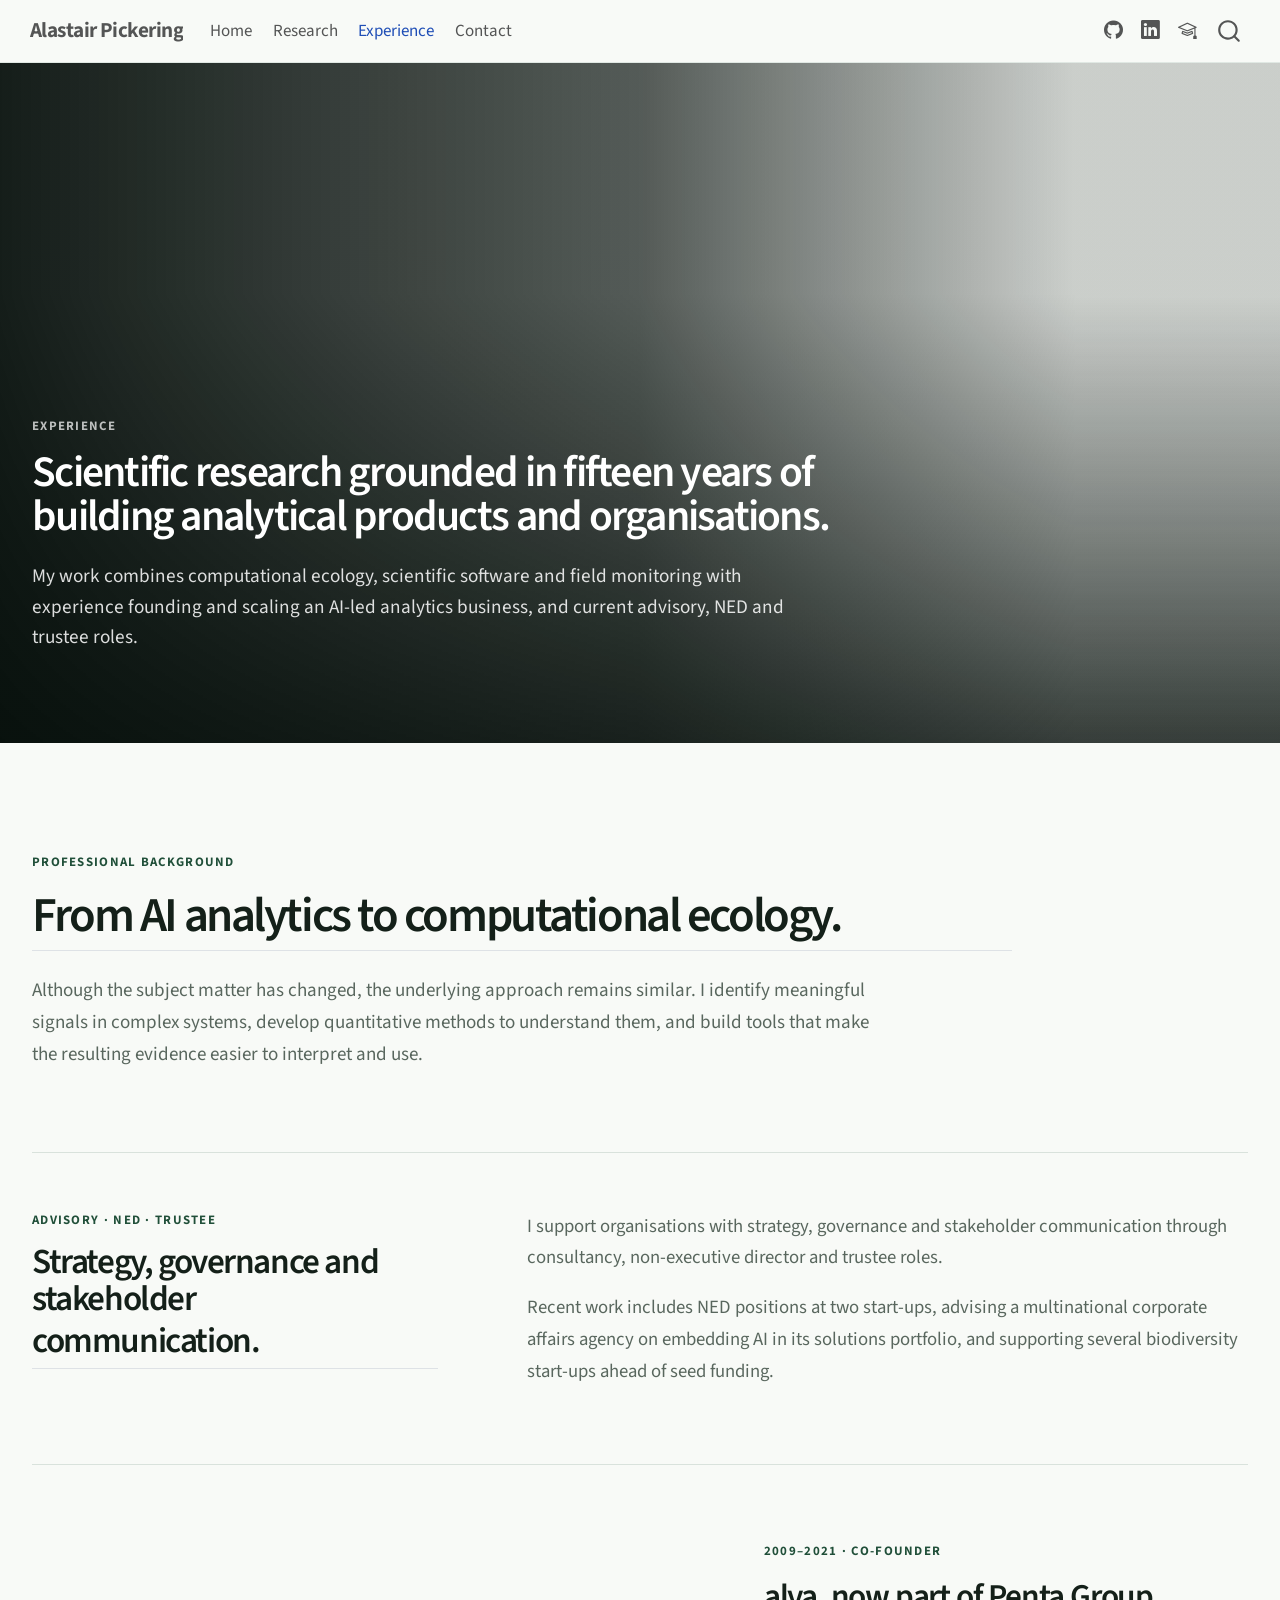
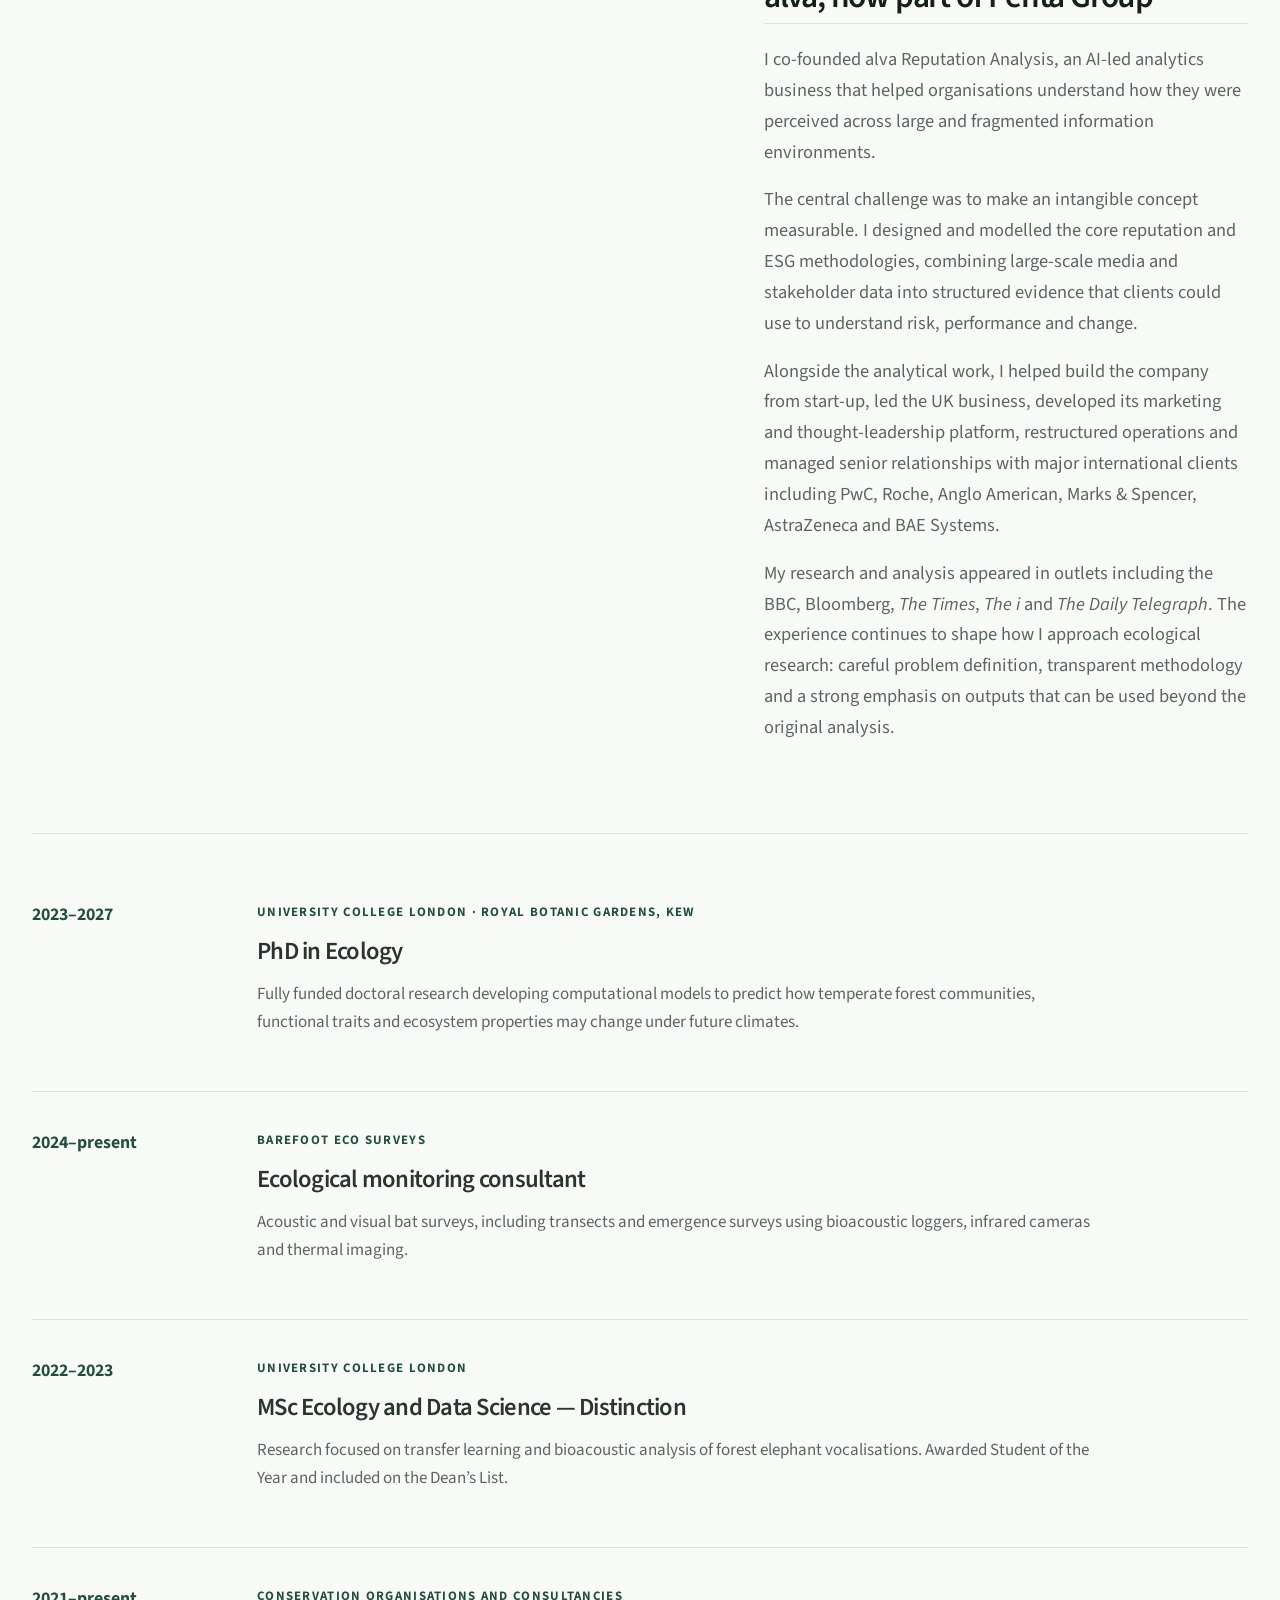
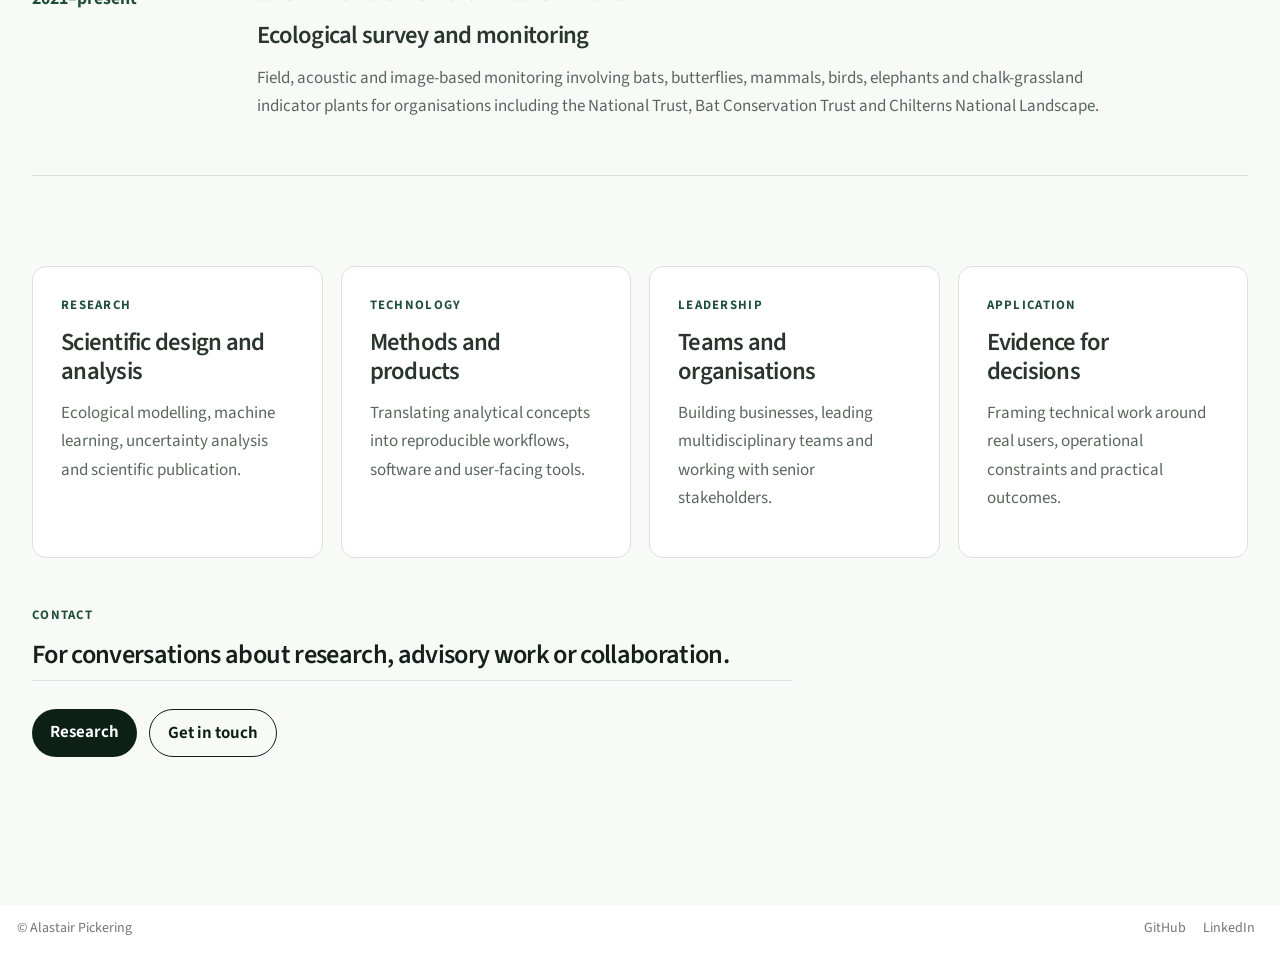
<file: experience.html>
<!DOCTYPE html>
<html xmlns="http://www.w3.org/1999/xhtml" lang="en" xml:lang="en"><head>

<meta charset="utf-8">
<meta name="generator" content="quarto-1.10.18">

<meta name="viewport" content="width=device-width, initial-scale=1.0, user-scalable=yes">


<title>Experience – Alastair Pickering</title>
<style>
/* Default styles provided by pandoc.
** See https://pandoc.org/MANUAL.html#variables-for-html for config info.
*/
span.smallcaps{font-variant: small-caps;}
div.columns{display: flex; gap: 1.5em;}
div.column{flex: auto;}
@media screen {
div.columns{gap: min(4vw, 1.5em);}
div.column{overflow-x: auto;}
}
div.hanging-indent{margin-left: 1.5em; text-indent: -1.5em;}
ul.task-list{list-style: none;}
ul.task-list li input[type="checkbox"] {
  width: 0.8em;
  margin: 0 0.8em 0.2em -1em; /* quarto-specific, see https://github.com/quarto-dev/quarto-cli/issues/4556 */ 
  vertical-align: middle;
}
</style>


<script src="site_libs/quarto-nav/quarto-nav.js"></script>
<script src="site_libs/quarto-nav/headroom.min.js"></script>
<script src="site_libs/clipboard/clipboard.min.js"></script>
<script src="site_libs/quarto-search/autocomplete.umd.js"></script>
<script src="site_libs/quarto-search/fuse.min.js"></script>
<script src="site_libs/quarto-search/quarto-search.js"></script>
<meta name="quarto:offset" content="./">
<link href="./images/tree-favicon.svg" rel="icon" type="image/svg+xml">
<script src="site_libs/quarto-html/quarto.js" type="module"></script>
<script src="site_libs/quarto-html/tabsets/tabsets.js" type="module"></script>
<script src="site_libs/quarto-html/popper.min.js"></script>
<script src="site_libs/quarto-html/tippy.umd.min.js"></script>
<script src="site_libs/quarto-html/anchor.min.js"></script>
<link href="site_libs/quarto-html/tippy.css" rel="stylesheet">
<link href="site_libs/quarto-html/quarto-syntax-highlighting-64a204ab8560d761af7679ceaba22944.css" rel="stylesheet" id="quarto-text-highlighting-styles">
<script src="site_libs/bootstrap/bootstrap.min.js"></script>
<link href="site_libs/bootstrap/bootstrap-icons.css" rel="stylesheet">
<link href="site_libs/bootstrap/bootstrap-6ac2aec46ad7f46b16024ee4409aa65c.min.css" rel="stylesheet" append-hash="true" id="quarto-bootstrap" data-mode="light">
<script id="quarto-search-options" type="application/json">{
  "location": "navbar",
  "copy-button": false,
  "collapse-after": 3,
  "panel-placement": "end",
  "type": "overlay",
  "limit": 50,
  "keyboard-shortcut": [
    "f",
    "/",
    "s"
  ],
  "show-item-context": false,
  "language": {
    "search-no-results-text": "No results",
    "search-matching-documents-text": "matching documents",
    "search-copy-link-title": "Copy link to search",
    "search-hide-matches-text": "Hide additional matches",
    "search-more-match-text": "more match in this document",
    "search-more-matches-text": "more matches in this document",
    "search-clear-button-title": "Clear",
    "search-text-placeholder": "",
    "search-detached-cancel-button-title": "Cancel",
    "search-submit-button-title": "Submit",
    "search-label": "Search"
  }
}</script>
<style>html{ scroll-behavior: smooth; }</style>


<link rel="stylesheet" href="styles.css">
<meta property="og:title" content="Experience – Alastair Pickering">
<meta property="og:image" content="https://alastairpickering.github.io/images/social-preview.png">
<meta property="og:site_name" content="Alastair Pickering">
<meta name="twitter:title" content="Experience – Alastair Pickering">
<meta name="twitter:image" content="https://alastairpickering.github.io/images/social-preview.png">
<meta name="twitter:card" content="summary_large_image">
</head>

<body class="nav-fixed experience-page quarto-light">

<div id="quarto-search-results"></div>
  <header id="quarto-header" class="headroom fixed-top">
    <nav class="navbar navbar-expand-lg " data-bs-theme="dark">
      <div class="navbar-container container-fluid">
      <div class="navbar-brand-container mx-auto">
    <a class="navbar-brand" href="./index.html">
    <span class="navbar-title">Alastair Pickering</span>
    </a>
  </div>
            <div id="quarto-search" class="" title="Search"></div>
          <button class="navbar-toggler" type="button" data-bs-toggle="collapse" data-bs-target="#navbarCollapse" aria-controls="navbarCollapse" role="menu" aria-expanded="false" aria-label="Toggle navigation" onclick="if (window.quartoToggleHeadroom) { window.quartoToggleHeadroom(); }">
  <span class="navbar-toggler-icon"></span>
</button>
          <div class="collapse navbar-collapse" id="navbarCollapse">
            <ul class="navbar-nav navbar-nav-scroll me-auto">
  <li class="nav-item">
    <a class="nav-link" href="./index.html"> 
<span class="menu-text">Home</span></a>
  </li>  
  <li class="nav-item">
    <a class="nav-link" href="./research.html"> 
<span class="menu-text">Research</span></a>
  </li>  
  <li class="nav-item">
    <a class="nav-link active" href="./experience.html" aria-current="page"> 
<span class="menu-text">Experience</span></a>
  </li>  
  <li class="nav-item">
    <a class="nav-link" href="./contact.html"> 
<span class="menu-text">Contact</span></a>
  </li>  
</ul>
            <ul class="navbar-nav navbar-nav-scroll ms-auto">
  <li class="nav-item compact">
    <a class="nav-link" href="https://github.com/AlastairPickering/"> <i class="bi bi-github" role="img" aria-label="GitHub">
</i> 
<span class="menu-text"></span></a>
  </li>  
  <li class="nav-item compact">
    <a class="nav-link" href="https://www.linkedin.com/in/alastairpickering/"> <i class="bi bi-linkedin" role="img" aria-label="LinkedIn">
</i> 
<span class="menu-text"></span></a>
  </li>  
  <li class="nav-item compact">
    <a class="nav-link" href="https://scholar.google.com/citations?user=9N1dOVcAAAAJ&amp;hl=en"> <i class="bi bi-mortarboard" role="img" aria-label="Google Scholar">
</i> 
<span class="menu-text"></span></a>
  </li>  
</ul>
          </div> <!-- /navcollapse -->
            <div class="quarto-navbar-tools">
</div>
      </div> <!-- /container-fluid -->
    </nav>
</header>
<!-- content -->
<div id="quarto-content" class="quarto-container page-columns page-rows-contents page-layout-full page-navbar">
<!-- sidebar -->
<!-- margin-sidebar -->
    
<!-- main -->
<main class="content column-page" id="quarto-document-content">

<header id="title-block-header" class="quarto-title-block default">
<div class="quarto-title">
<h1 class="title">Experience</h1>
</div>



<div class="quarto-title-meta column-page">

    
  
    
  </div>
  


</header>


<section class="page-hero experience-hero">
  <div class="page-hero-shade"></div>
  <div class="site-frame page-hero-content">
    <p class="eyebrow light">Experience</p>
    <h1>Scientific research grounded in fifteen years of building analytical products and organisations.</h1>
    <p>
      My work combines computational ecology, scientific software and field monitoring with experience
      founding and scaling an AI-led analytics business, and current advisory, NED and trustee roles.
    </p>
  </div>
</section>

<div class="site-frame page-content">
  <section class="page-intro-wide">
    <p class="eyebrow">Professional background</p>
    <h2 class="anchored">From AI analytics to computational ecology.</h2>
    <p>
      Although the subject matter has changed, the underlying approach remains similar. I identify
      meaningful signals in complex systems, develop quantitative methods to understand them, and build
      tools that make the resulting evidence easier to interpret and use.
    </p>
  </section>

  <section class="advisory-feature">
    <div>
      <p class="eyebrow">Advisory · NED · Trustee</p>
      <h2 class="anchored">Strategy, governance and stakeholder communication.</h2>
    </div>

    <div class="advisory-copy">
      <p>
        I support organisations with strategy, governance and stakeholder communication through
        consultancy, non-executive director and trustee roles.
      </p>

      <p>
        Recent work includes NED positions at two start-ups, advising a multinational corporate affairs
        agency on embedding AI in its solutions portfolio, and supporting several biodiversity start-ups
        ahead of seed funding.
      </p>
    </div>
  </section>

  <section class="experience-feature founder-feature">
    <div class="experience-visual founder-photo" role="img" aria-label="Analytical dashboard representing data-led decision-making"></div>

    <div class="experience-copy">
      <p class="project-meta">2009–2021 · Co-founder</p>
      <h2 class="anchored">alva, now part of Penta Group</h2>

      <p>
        I co-founded alva Reputation Analysis, an AI-led analytics business that helped organisations
        understand how they were perceived across large and fragmented information environments.
      </p>

      <p>
        The central challenge was to make an intangible concept measurable. I designed and modelled the
        core reputation and ESG methodologies, combining large-scale media and stakeholder data into
        structured evidence that clients could use to understand risk, performance and change.
      </p>

      <p>
        Alongside the analytical work, I helped build the company from start-up, led the UK business,
        developed its marketing and thought-leadership platform, restructured operations and managed
        senior relationships with major international clients including PwC, Roche, Anglo American,
        Marks &amp; Spencer, AstraZeneca and BAE Systems.
      </p>

      <p>
        My research and analysis appeared in outlets including the BBC, Bloomberg, <em>The Times</em>,
        <em>The i</em> and <em>The Daily Telegraph</em>. The experience continues to shape how I approach
        ecological research: careful problem definition, transparent methodology and a strong emphasis
        on outputs that can be used beyond the original analysis.
      </p>
    </div>
  </section>

  <section class="experience-timeline">
    <article>
      <span class="timeline-year">2023–2027</span>
      <div>
        <p class="project-meta">University College London · Royal Botanic Gardens, Kew</p>
        <h3 class="anchored">PhD in Ecology</h3>
        <p>
          Fully funded doctoral research developing computational models to predict how temperate forest
          communities, functional traits and ecosystem properties may change under future climates.
        </p>
      </div>
    </article>

    <article>
      <span class="timeline-year">2024–present</span>
      <div>
        <p class="project-meta">Barefoot Eco Surveys</p>
        <h3 class="anchored">Ecological monitoring consultant</h3>
        <p>
          Acoustic and visual bat surveys, including transects and emergence surveys using bioacoustic
          loggers, infrared cameras and thermal imaging.
        </p>
      </div>
    </article>

    <article>
      <span class="timeline-year">2022–2023</span>
      <div>
        <p class="project-meta">University College London</p>
        <h3 class="anchored">MSc Ecology and Data Science — Distinction</h3>
        <p>
          Research focused on transfer learning and bioacoustic analysis of forest elephant vocalisations.
          Awarded Student of the Year and included on the Dean’s List.
        </p>
      </div>
    </article>

    <article>
      <span class="timeline-year">2021–present</span>
      <div>
        <p class="project-meta">Conservation organisations and consultancies</p>
        <h3 class="anchored">Ecological survey and monitoring</h3>
        <p>
          Field, acoustic and image-based monitoring involving bats, butterflies, mammals, birds,
          elephants and chalk-grassland indicator plants for organisations including the National Trust,
          Bat Conservation Trust and Chilterns National Landscape.
        </p>
      </div>
    </article>
  </section>

  <section class="capability-grid">
    <article>
      <p class="project-meta">Research</p>
      <h3 class="anchored">Scientific design and analysis</h3>
      <p>Ecological modelling, machine learning, uncertainty analysis and scientific publication.</p>
    </article>

    <article>
      <p class="project-meta">Technology</p>
      <h3 class="anchored">Methods and products</h3>
      <p>Translating analytical concepts into reproducible workflows, software and user-facing tools.</p>
    </article>

    <article>
      <p class="project-meta">Leadership</p>
      <h3 class="anchored">Teams and organisations</h3>
      <p>Building businesses, leading multidisciplinary teams and working with senior stakeholders.</p>
    </article>

    <article>
      <p class="project-meta">Application</p>
      <h3 class="anchored">Evidence for decisions</h3>
      <p>Framing technical work around real users, operational constraints and practical outcomes.</p>
    </article>
  </section>

  <section class="closing-simple experience-closing">
    <p class="eyebrow">Contact</p>
    <h2 class="anchored">For conversations about research, advisory work or collaboration.</h2>
    <div class="button-row">
      <a href="research.html" class="ap-button dark-button">Research</a>
      <a href="contact.html" class="ap-button outline-dark">Get in touch</a>
    </div>
  </section>
</div>



</main> <!-- /main -->
<script id="quarto-html-after-body" type="application/javascript">
  window.document.addEventListener("DOMContentLoaded", function (event) {
    const icon = "";
    const anchorJS = new window.AnchorJS();
    anchorJS.options = {
      placement: 'right',
      icon: icon
    };
    anchorJS.add('.anchored');
    const isCodeAnnotation = (el) => {
      for (const clz of el.classList) {
        if (clz.startsWith('code-annotation-')) {                     
          return true;
        }
      }
      return false;
    }
    const onCopySuccess = function(e) {
      // button target
      const button = e.trigger;
      // don't keep focus
      button.blur();
      // flash "checked"
      button.classList.add('code-copy-button-checked');
      var currentTitle = button.getAttribute("title");
      button.setAttribute("title", "Copied!");
      let tooltip;
      if (window.bootstrap) {
        button.setAttribute("data-bs-toggle", "tooltip");
        button.setAttribute("data-bs-placement", "left");
        button.setAttribute("data-bs-title", "Copied!");
        tooltip = new bootstrap.Tooltip(button, 
          { trigger: "manual", 
            customClass: "code-copy-button-tooltip",
            offset: [0, -8]});
        tooltip.show();    
      }
      setTimeout(function() {
        if (tooltip) {
          tooltip.hide();
          button.removeAttribute("data-bs-title");
          button.removeAttribute("data-bs-toggle");
          button.removeAttribute("data-bs-placement");
        }
        button.setAttribute("title", currentTitle);
        button.classList.remove('code-copy-button-checked');
      }, 1000);
      // clear code selection
      e.clearSelection();
    }
    const getTextToCopy = function(trigger) {
      const outerScaffold = trigger.parentElement.cloneNode(true);
      const codeEl = outerScaffold.querySelector('code');
      for (const childEl of codeEl.children) {
        if (isCodeAnnotation(childEl)) {
          childEl.remove();
        }
      }
      return codeEl.innerText;
    }
    const clipboard = new window.ClipboardJS('.code-copy-button:not([data-in-quarto-modal])', {
      text: getTextToCopy
    });
    clipboard.on('success', onCopySuccess);
    if (window.document.getElementById('quarto-embedded-source-code-modal')) {
      const clipboardModal = new window.ClipboardJS('.code-copy-button[data-in-quarto-modal]', {
        text: getTextToCopy,
        container: window.document.getElementById('quarto-embedded-source-code-modal')
      });
      clipboardModal.on('success', onCopySuccess);
    }
      var localhostRegex = new RegExp(/^(?:http|https):\/\/localhost\:?[0-9]*\//);
      var mailtoRegex = new RegExp(/^mailto:/);
        var filterRegex = new RegExp("https:\/\/alastairpickering\.github\.io");
      var isInternal = (href) => {
          return filterRegex.test(href) || localhostRegex.test(href) || mailtoRegex.test(href);
      }
      // Inspect non-navigation links and adorn them if external
     var links = window.document.querySelectorAll('a[href]:not(.nav-link):not(.navbar-brand):not(.toc-action):not(.sidebar-link):not(.sidebar-item-toggle):not(.pagination-link):not(.no-external):not([aria-hidden]):not(.dropdown-item):not(.quarto-navigation-tool):not(.about-link)');
      for (var i=0; i<links.length; i++) {
        const link = links[i];
        if (!isInternal(link.href)) {
          // undo the damage that might have been done by quarto-nav.js in the case of
          // links that we want to consider external
          if (link.dataset.originalHref !== undefined) {
            link.href = link.dataset.originalHref;
          }
            // target, if specified
            link.setAttribute("target", "_blank");
            if (link.getAttribute("rel") === null) {
              link.setAttribute("rel", "noopener");
            }
        }
      }
    function tippyHover(el, contentFn, onTriggerFn, onUntriggerFn) {
      const config = {
        allowHTML: true,
        maxWidth: 500,
        delay: 100,
        arrow: false,
        appendTo: function(el) {
            return el.parentElement;
        },
        interactive: true,
        interactiveBorder: 10,
        theme: 'quarto',
        placement: 'bottom-start',
      };
      if (contentFn) {
        config.content = contentFn;
      }
      if (onTriggerFn) {
        config.onTrigger = onTriggerFn;
      }
      if (onUntriggerFn) {
        config.onUntrigger = onUntriggerFn;
      }
      window.tippy(el, config); 
    }
    const noterefs = window.document.querySelectorAll('a[role="doc-noteref"]');
    for (var i=0; i<noterefs.length; i++) {
      const ref = noterefs[i];
      tippyHover(ref, function() {
        // use id or data attribute instead here
        let href = ref.getAttribute('data-footnote-href') || ref.getAttribute('href');
        try { href = new URL(href).hash; } catch {}
        const id = href.replace(/^#\/?/, "");
        const note = window.document.getElementById(id);
        if (note) {
          return note.innerHTML;
        } else {
          return "";
        }
      });
    }
    const xrefs = window.document.querySelectorAll('a.quarto-xref');
    const processXRef = (id, note) => {
      // Strip column container classes
      const stripColumnClz = (el) => {
        el.classList.remove("page-full", "page-columns");
        if (el.children) {
          for (const child of el.children) {
            stripColumnClz(child);
          }
        }
      }
      stripColumnClz(note)
      if (id === null || id.startsWith('sec-')) {
        // Special case sections, only their first couple elements
        const container = document.createElement("div");
        if (note.children && note.children.length > 2) {
          container.appendChild(note.children[0].cloneNode(true));
          for (let i = 1; i < note.children.length; i++) {
            const child = note.children[i];
            if (child.tagName === "P" && child.innerText === "") {
              continue;
            } else {
              container.appendChild(child.cloneNode(true));
              break;
            }
          }
          if (window.Quarto?.typesetMath) {
            window.Quarto.typesetMath(container);
          }
          return container.innerHTML
        } else {
          if (window.Quarto?.typesetMath) {
            window.Quarto.typesetMath(note);
          }
          return note.innerHTML;
        }
      } else {
        // Remove any anchor links if they are present
        const anchorLink = note.querySelector('a.anchorjs-link');
        if (anchorLink) {
          anchorLink.remove();
        }
        if (window.Quarto?.typesetMath) {
          window.Quarto.typesetMath(note);
        }
        if (note.classList.contains("callout")) {
          return note.outerHTML;
        } else {
          return note.innerHTML;
        }
      }
    }
    for (var i=0; i<xrefs.length; i++) {
      const xref = xrefs[i];
      tippyHover(xref, undefined, function(instance) {
        instance.disable();
        let url = xref.getAttribute('href');
        let hash = undefined; 
        if (url.startsWith('#')) {
          hash = url;
        } else {
          try { hash = new URL(url).hash; } catch {}
        }
        if (hash) {
          const id = hash.replace(/^#\/?/, "");
          const note = window.document.getElementById(id);
          if (note !== null) {
            try {
              const html = processXRef(id, note.cloneNode(true));
              instance.setContent(html);
            } finally {
              instance.enable();
              instance.show();
            }
          } else {
            // See if we can fetch this
            fetch(url.split('#')[0])
            .then(res => res.text())
            .then(html => {
              const parser = new DOMParser();
              const htmlDoc = parser.parseFromString(html, "text/html");
              const note = htmlDoc.getElementById(id);
              if (note !== null) {
                const html = processXRef(id, note);
                instance.setContent(html);
              } 
            }).finally(() => {
              instance.enable();
              instance.show();
            });
          }
        } else {
          // See if we can fetch a full url (with no hash to target)
          // This is a special case and we should probably do some content thinning / targeting
          fetch(url)
          .then(res => res.text())
          .then(html => {
            const parser = new DOMParser();
            const htmlDoc = parser.parseFromString(html, "text/html");
            const note = htmlDoc.querySelector('main.content');
            if (note !== null) {
              // This should only happen for chapter cross references
              // (since there is no id in the URL)
              // remove the first header
              if (note.children.length > 0 && note.children[0].tagName === "HEADER") {
                note.children[0].remove();
              }
              const html = processXRef(null, note);
              instance.setContent(html);
            } 
          }).finally(() => {
            instance.enable();
            instance.show();
          });
        }
      }, function(instance) {
      });
    }
        let selectedAnnoteEl;
        const selectorForAnnotation = ( cell, annotation) => {
          let cellAttr = 'data-code-cell="' + cell + '"';
          let lineAttr = 'data-code-annotation="' +  annotation + '"';
          const selector = 'span[' + cellAttr + '][' + lineAttr + ']';
          return selector;
        }
        const selectCodeLines = (annoteEl) => {
          const doc = window.document;
          const targetCell = annoteEl.getAttribute("data-target-cell");
          const targetAnnotation = annoteEl.getAttribute("data-target-annotation");
          const annoteSpan = window.document.querySelector(selectorForAnnotation(targetCell, targetAnnotation));
          const lines = annoteSpan.getAttribute("data-code-lines").split(",");
          const lineIds = lines.map((line) => {
            return targetCell + "-" + line;
          })
          let top = null;
          let height = null;
          let parent = null;
          if (lineIds.length > 0) {
              //compute the position of the single el (top and bottom and make a div)
              const el = window.document.getElementById(lineIds[0]);
              top = el.offsetTop;
              height = el.offsetHeight;
              parent = el.parentElement.parentElement;
            if (lineIds.length > 1) {
              const lastEl = window.document.getElementById(lineIds[lineIds.length - 1]);
              const bottom = lastEl.offsetTop + lastEl.offsetHeight;
              height = bottom - top;
            }
            if (top !== null && height !== null && parent !== null) {
              // cook up a div (if necessary) and position it 
              let div = window.document.getElementById("code-annotation-line-highlight");
              if (div === null) {
                div = window.document.createElement("div");
                div.setAttribute("id", "code-annotation-line-highlight");
                div.style.position = 'absolute';
                parent.appendChild(div);
              }
              div.style.top = top - 2 + "px";
              div.style.height = height + 4 + "px";
              div.style.left = 0;
              let gutterDiv = window.document.getElementById("code-annotation-line-highlight-gutter");
              if (gutterDiv === null) {
                gutterDiv = window.document.createElement("div");
                gutterDiv.setAttribute("id", "code-annotation-line-highlight-gutter");
                gutterDiv.style.position = 'absolute';
                const codeCell = window.document.getElementById(targetCell);
                const gutter = codeCell.querySelector('.code-annotation-gutter');
                gutter.appendChild(gutterDiv);
              }
              gutterDiv.style.top = top - 2 + "px";
              gutterDiv.style.height = height + 4 + "px";
            }
            selectedAnnoteEl = annoteEl;
          }
        };
        const unselectCodeLines = () => {
          const elementsIds = ["code-annotation-line-highlight", "code-annotation-line-highlight-gutter"];
          elementsIds.forEach((elId) => {
            const div = window.document.getElementById(elId);
            if (div) {
              div.remove();
            }
          });
          selectedAnnoteEl = undefined;
        };
          // Handle positioning of the toggle
      window.addEventListener(
        "resize",
        throttle(() => {
          elRect = undefined;
          if (selectedAnnoteEl) {
            selectCodeLines(selectedAnnoteEl);
          }
        }, 10)
      );
      function throttle(fn, ms) {
      let throttle = false;
      let timer;
        return (...args) => {
          if(!throttle) { // first call gets through
              fn.apply(this, args);
              throttle = true;
          } else { // all the others get throttled
              if(timer) clearTimeout(timer); // cancel #2
              timer = setTimeout(() => {
                fn.apply(this, args);
                timer = throttle = false;
              }, ms);
          }
        };
      }
        // Attach click handler to the DT
        const annoteDls = window.document.querySelectorAll('dt[data-target-cell]');
        for (const annoteDlNode of annoteDls) {
          annoteDlNode.addEventListener('click', (event) => {
            const clickedEl = event.target;
            if (clickedEl !== selectedAnnoteEl) {
              unselectCodeLines();
              const activeEl = window.document.querySelector('dt[data-target-cell].code-annotation-active');
              if (activeEl) {
                activeEl.classList.remove('code-annotation-active');
              }
              selectCodeLines(clickedEl);
              clickedEl.classList.add('code-annotation-active');
            } else {
              // Unselect the line
              unselectCodeLines();
              clickedEl.classList.remove('code-annotation-active');
            }
          });
        }
    const findCites = (el) => {
      const parentEl = el.parentElement;
      if (parentEl) {
        const cites = parentEl.dataset.cites;
        if (cites) {
          return {
            el,
            cites: cites.split(' ')
          };
        } else {
          return findCites(el.parentElement)
        }
      } else {
        return undefined;
      }
    };
    var bibliorefs = window.document.querySelectorAll('a[role="doc-biblioref"]');
    for (var i=0; i<bibliorefs.length; i++) {
      const ref = bibliorefs[i];
      const citeInfo = findCites(ref);
      if (citeInfo) {
        tippyHover(citeInfo.el, function() {
          var popup = window.document.createElement('div');
          citeInfo.cites.forEach(function(cite) {
            var citeDiv = window.document.createElement('div');
            citeDiv.classList.add('hanging-indent');
            citeDiv.classList.add('csl-entry');
            var biblioDiv = window.document.getElementById('ref-' + cite);
            if (biblioDiv) {
              citeDiv.innerHTML = biblioDiv.innerHTML;
            }
            popup.appendChild(citeDiv);
          });
          return popup.innerHTML;
        });
      }
    }
  });
  </script>
</div> <!-- /content -->
<footer class="footer">
  <div class="nav-footer">
    <div class="nav-footer-left">
<p>© Alastair Pickering</p>
</div>   
    <div class="nav-footer-center">
      &nbsp;
    </div>
    <div class="nav-footer-right">
      <ul class="footer-items list-unstyled">
    <li class="nav-item">
    <a class="nav-link" href="https://github.com/AlastairPickering/">
<p>GitHub</p>
</a>
  </li>  
    <li class="nav-item">
    <a class="nav-link" href="https://www.linkedin.com/in/alastairpickering/">
<p>LinkedIn</p>
</a>
  </li>  
</ul>
    </div>
  </div>
</footer>




<script src="site_libs/quarto-html/zenscroll-min.js"></script>
</body></html>
</file>
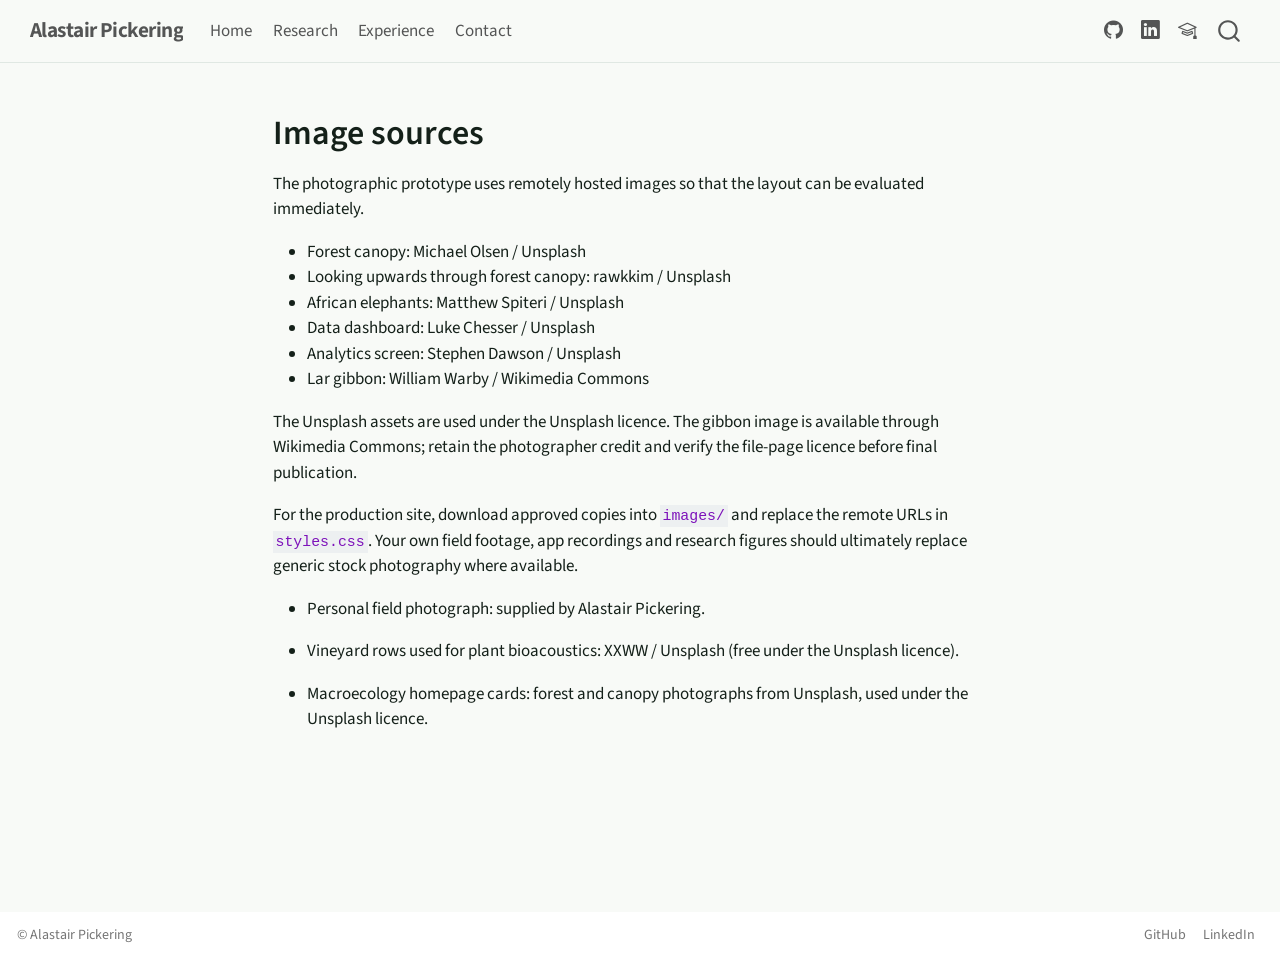
<file: IMAGE-CREDITS.html>
<!DOCTYPE html>
<html xmlns="http://www.w3.org/1999/xhtml" lang="en" xml:lang="en"><head>

<meta charset="utf-8">
<meta name="generator" content="quarto-1.10.18">

<meta name="viewport" content="width=device-width, initial-scale=1.0, user-scalable=yes">


<title>image-credits – Alastair Pickering</title>
<style>
/* Default styles provided by pandoc.
** See https://pandoc.org/MANUAL.html#variables-for-html for config info.
*/
span.smallcaps{font-variant: small-caps;}
div.columns{display: flex; gap: 1.5em;}
div.column{flex: auto;}
@media screen {
div.columns{gap: min(4vw, 1.5em);}
div.column{overflow-x: auto;}
}
div.hanging-indent{margin-left: 1.5em; text-indent: -1.5em;}
ul.task-list{list-style: none;}
ul.task-list li input[type="checkbox"] {
  width: 0.8em;
  margin: 0 0.8em 0.2em -1em; /* quarto-specific, see https://github.com/quarto-dev/quarto-cli/issues/4556 */ 
  vertical-align: middle;
}
</style>


<script src="site_libs/quarto-nav/quarto-nav.js"></script>
<script src="site_libs/quarto-nav/headroom.min.js"></script>
<script src="site_libs/clipboard/clipboard.min.js"></script>
<script src="site_libs/quarto-search/autocomplete.umd.js"></script>
<script src="site_libs/quarto-search/fuse.min.js"></script>
<script src="site_libs/quarto-search/quarto-search.js"></script>
<meta name="quarto:offset" content="./">
<link href="./images/tree-favicon.svg" rel="icon" type="image/svg+xml">
<script src="site_libs/quarto-html/quarto.js" type="module"></script>
<script src="site_libs/quarto-html/tabsets/tabsets.js" type="module"></script>
<script src="site_libs/quarto-html/popper.min.js"></script>
<script src="site_libs/quarto-html/tippy.umd.min.js"></script>
<script src="site_libs/quarto-html/anchor.min.js"></script>
<link href="site_libs/quarto-html/tippy.css" rel="stylesheet">
<link href="site_libs/quarto-html/quarto-syntax-highlighting-64a204ab8560d761af7679ceaba22944.css" rel="stylesheet" id="quarto-text-highlighting-styles">
<script src="site_libs/bootstrap/bootstrap.min.js"></script>
<link href="site_libs/bootstrap/bootstrap-icons.css" rel="stylesheet">
<link href="site_libs/bootstrap/bootstrap-6ac2aec46ad7f46b16024ee4409aa65c.min.css" rel="stylesheet" append-hash="true" id="quarto-bootstrap" data-mode="light">
<script id="quarto-search-options" type="application/json">{
  "location": "navbar",
  "copy-button": false,
  "collapse-after": 3,
  "panel-placement": "end",
  "type": "overlay",
  "limit": 50,
  "keyboard-shortcut": [
    "f",
    "/",
    "s"
  ],
  "show-item-context": false,
  "language": {
    "search-no-results-text": "No results",
    "search-matching-documents-text": "matching documents",
    "search-copy-link-title": "Copy link to search",
    "search-hide-matches-text": "Hide additional matches",
    "search-more-match-text": "more match in this document",
    "search-more-matches-text": "more matches in this document",
    "search-clear-button-title": "Clear",
    "search-text-placeholder": "",
    "search-detached-cancel-button-title": "Cancel",
    "search-submit-button-title": "Submit",
    "search-label": "Search"
  }
}</script>
<style>html{ scroll-behavior: smooth; }</style>


<link rel="stylesheet" href="styles.css">
<meta property="og:title" content="Alastair Pickering">
<meta property="og:description" content="Computational ecology, biodiversity monitoring and scientific software.">
<meta property="og:image" content="https://alastairpickering.github.io/images/social-preview.png">
<meta property="og:site_name" content="Alastair Pickering">
<meta name="twitter:title" content="Alastair Pickering">
<meta name="twitter:description" content="Computational ecology, biodiversity monitoring and scientific software.">
<meta name="twitter:image" content="https://alastairpickering.github.io/images/social-preview.png">
<meta name="twitter:card" content="summary_large_image">
</head>

<body class="nav-fixed fullcontent quarto-light">

<div id="quarto-search-results"></div>
  <header id="quarto-header" class="headroom fixed-top">
    <nav class="navbar navbar-expand-lg " data-bs-theme="dark">
      <div class="navbar-container container-fluid">
      <div class="navbar-brand-container mx-auto">
    <a class="navbar-brand" href="./index.html">
    <span class="navbar-title">Alastair Pickering</span>
    </a>
  </div>
            <div id="quarto-search" class="" title="Search"></div>
          <button class="navbar-toggler" type="button" data-bs-toggle="collapse" data-bs-target="#navbarCollapse" aria-controls="navbarCollapse" role="menu" aria-expanded="false" aria-label="Toggle navigation" onclick="if (window.quartoToggleHeadroom) { window.quartoToggleHeadroom(); }">
  <span class="navbar-toggler-icon"></span>
</button>
          <div class="collapse navbar-collapse" id="navbarCollapse">
            <ul class="navbar-nav navbar-nav-scroll me-auto">
  <li class="nav-item">
    <a class="nav-link" href="./index.html"> 
<span class="menu-text">Home</span></a>
  </li>  
  <li class="nav-item">
    <a class="nav-link" href="./research.html"> 
<span class="menu-text">Research</span></a>
  </li>  
  <li class="nav-item">
    <a class="nav-link" href="./experience.html"> 
<span class="menu-text">Experience</span></a>
  </li>  
  <li class="nav-item">
    <a class="nav-link" href="./contact.html"> 
<span class="menu-text">Contact</span></a>
  </li>  
</ul>
            <ul class="navbar-nav navbar-nav-scroll ms-auto">
  <li class="nav-item compact">
    <a class="nav-link" href="https://github.com/AlastairPickering/"> <i class="bi bi-github" role="img" aria-label="GitHub">
</i> 
<span class="menu-text"></span></a>
  </li>  
  <li class="nav-item compact">
    <a class="nav-link" href="https://www.linkedin.com/in/alastairpickering/"> <i class="bi bi-linkedin" role="img" aria-label="LinkedIn">
</i> 
<span class="menu-text"></span></a>
  </li>  
  <li class="nav-item compact">
    <a class="nav-link" href="https://scholar.google.com/citations?user=9N1dOVcAAAAJ&amp;hl=en"> <i class="bi bi-mortarboard" role="img" aria-label="Google Scholar">
</i> 
<span class="menu-text"></span></a>
  </li>  
</ul>
          </div> <!-- /navcollapse -->
            <div class="quarto-navbar-tools">
</div>
      </div> <!-- /container-fluid -->
    </nav>
</header>
<!-- content -->
<div id="quarto-content" class="quarto-container page-columns page-rows-contents page-layout-article page-navbar">
<!-- sidebar -->
<!-- margin-sidebar -->
    
<!-- main -->
<main class="content" id="quarto-document-content"><header id="title-block-header" class="quarto-title-block"></header>




<section id="image-sources" class="level1">
<h1>Image sources</h1>
<p>The photographic prototype uses remotely hosted images so that the layout can be evaluated immediately.</p>
<ul>
<li>Forest canopy: Michael Olsen / Unsplash</li>
<li>Looking upwards through forest canopy: rawkkim / Unsplash</li>
<li>African elephants: Matthew Spiteri / Unsplash</li>
<li>Data dashboard: Luke Chesser / Unsplash</li>
<li>Analytics screen: Stephen Dawson / Unsplash</li>
<li>Lar gibbon: William Warby / Wikimedia Commons</li>
</ul>
<p>The Unsplash assets are used under the Unsplash licence. The gibbon image is available through Wikimedia Commons; retain the photographer credit and verify the file-page licence before final publication.</p>
<p>For the production site, download approved copies into <code>images/</code> and replace the remote URLs in <code>styles.css</code>. Your own field footage, app recordings and research figures should ultimately replace generic stock photography where available.</p>
<ul>
<li><p>Personal field photograph: supplied by Alastair Pickering.</p></li>
<li><p>Vineyard rows used for plant bioacoustics: XXWW / Unsplash (free under the Unsplash licence).</p></li>
<li><p>Macroecology homepage cards: forest and canopy photographs from Unsplash, used under the Unsplash licence.</p></li>
</ul>


</section>

</main> <!-- /main -->
<script id="quarto-html-after-body" type="application/javascript">
  window.document.addEventListener("DOMContentLoaded", function (event) {
    const icon = "";
    const anchorJS = new window.AnchorJS();
    anchorJS.options = {
      placement: 'right',
      icon: icon
    };
    anchorJS.add('.anchored');
    const isCodeAnnotation = (el) => {
      for (const clz of el.classList) {
        if (clz.startsWith('code-annotation-')) {                     
          return true;
        }
      }
      return false;
    }
    const onCopySuccess = function(e) {
      // button target
      const button = e.trigger;
      // don't keep focus
      button.blur();
      // flash "checked"
      button.classList.add('code-copy-button-checked');
      var currentTitle = button.getAttribute("title");
      button.setAttribute("title", "Copied!");
      let tooltip;
      if (window.bootstrap) {
        button.setAttribute("data-bs-toggle", "tooltip");
        button.setAttribute("data-bs-placement", "left");
        button.setAttribute("data-bs-title", "Copied!");
        tooltip = new bootstrap.Tooltip(button, 
          { trigger: "manual", 
            customClass: "code-copy-button-tooltip",
            offset: [0, -8]});
        tooltip.show();    
      }
      setTimeout(function() {
        if (tooltip) {
          tooltip.hide();
          button.removeAttribute("data-bs-title");
          button.removeAttribute("data-bs-toggle");
          button.removeAttribute("data-bs-placement");
        }
        button.setAttribute("title", currentTitle);
        button.classList.remove('code-copy-button-checked');
      }, 1000);
      // clear code selection
      e.clearSelection();
    }
    const getTextToCopy = function(trigger) {
      const outerScaffold = trigger.parentElement.cloneNode(true);
      const codeEl = outerScaffold.querySelector('code');
      for (const childEl of codeEl.children) {
        if (isCodeAnnotation(childEl)) {
          childEl.remove();
        }
      }
      return codeEl.innerText;
    }
    const clipboard = new window.ClipboardJS('.code-copy-button:not([data-in-quarto-modal])', {
      text: getTextToCopy
    });
    clipboard.on('success', onCopySuccess);
    if (window.document.getElementById('quarto-embedded-source-code-modal')) {
      const clipboardModal = new window.ClipboardJS('.code-copy-button[data-in-quarto-modal]', {
        text: getTextToCopy,
        container: window.document.getElementById('quarto-embedded-source-code-modal')
      });
      clipboardModal.on('success', onCopySuccess);
    }
      var localhostRegex = new RegExp(/^(?:http|https):\/\/localhost\:?[0-9]*\//);
      var mailtoRegex = new RegExp(/^mailto:/);
        var filterRegex = new RegExp("https:\/\/alastairpickering\.github\.io");
      var isInternal = (href) => {
          return filterRegex.test(href) || localhostRegex.test(href) || mailtoRegex.test(href);
      }
      // Inspect non-navigation links and adorn them if external
     var links = window.document.querySelectorAll('a[href]:not(.nav-link):not(.navbar-brand):not(.toc-action):not(.sidebar-link):not(.sidebar-item-toggle):not(.pagination-link):not(.no-external):not([aria-hidden]):not(.dropdown-item):not(.quarto-navigation-tool):not(.about-link)');
      for (var i=0; i<links.length; i++) {
        const link = links[i];
        if (!isInternal(link.href)) {
          // undo the damage that might have been done by quarto-nav.js in the case of
          // links that we want to consider external
          if (link.dataset.originalHref !== undefined) {
            link.href = link.dataset.originalHref;
          }
            // target, if specified
            link.setAttribute("target", "_blank");
            if (link.getAttribute("rel") === null) {
              link.setAttribute("rel", "noopener");
            }
        }
      }
    function tippyHover(el, contentFn, onTriggerFn, onUntriggerFn) {
      const config = {
        allowHTML: true,
        maxWidth: 500,
        delay: 100,
        arrow: false,
        appendTo: function(el) {
            return el.parentElement;
        },
        interactive: true,
        interactiveBorder: 10,
        theme: 'quarto',
        placement: 'bottom-start',
      };
      if (contentFn) {
        config.content = contentFn;
      }
      if (onTriggerFn) {
        config.onTrigger = onTriggerFn;
      }
      if (onUntriggerFn) {
        config.onUntrigger = onUntriggerFn;
      }
      window.tippy(el, config); 
    }
    const noterefs = window.document.querySelectorAll('a[role="doc-noteref"]');
    for (var i=0; i<noterefs.length; i++) {
      const ref = noterefs[i];
      tippyHover(ref, function() {
        // use id or data attribute instead here
        let href = ref.getAttribute('data-footnote-href') || ref.getAttribute('href');
        try { href = new URL(href).hash; } catch {}
        const id = href.replace(/^#\/?/, "");
        const note = window.document.getElementById(id);
        if (note) {
          return note.innerHTML;
        } else {
          return "";
        }
      });
    }
    const xrefs = window.document.querySelectorAll('a.quarto-xref');
    const processXRef = (id, note) => {
      // Strip column container classes
      const stripColumnClz = (el) => {
        el.classList.remove("page-full", "page-columns");
        if (el.children) {
          for (const child of el.children) {
            stripColumnClz(child);
          }
        }
      }
      stripColumnClz(note)
      if (id === null || id.startsWith('sec-')) {
        // Special case sections, only their first couple elements
        const container = document.createElement("div");
        if (note.children && note.children.length > 2) {
          container.appendChild(note.children[0].cloneNode(true));
          for (let i = 1; i < note.children.length; i++) {
            const child = note.children[i];
            if (child.tagName === "P" && child.innerText === "") {
              continue;
            } else {
              container.appendChild(child.cloneNode(true));
              break;
            }
          }
          if (window.Quarto?.typesetMath) {
            window.Quarto.typesetMath(container);
          }
          return container.innerHTML
        } else {
          if (window.Quarto?.typesetMath) {
            window.Quarto.typesetMath(note);
          }
          return note.innerHTML;
        }
      } else {
        // Remove any anchor links if they are present
        const anchorLink = note.querySelector('a.anchorjs-link');
        if (anchorLink) {
          anchorLink.remove();
        }
        if (window.Quarto?.typesetMath) {
          window.Quarto.typesetMath(note);
        }
        if (note.classList.contains("callout")) {
          return note.outerHTML;
        } else {
          return note.innerHTML;
        }
      }
    }
    for (var i=0; i<xrefs.length; i++) {
      const xref = xrefs[i];
      tippyHover(xref, undefined, function(instance) {
        instance.disable();
        let url = xref.getAttribute('href');
        let hash = undefined; 
        if (url.startsWith('#')) {
          hash = url;
        } else {
          try { hash = new URL(url).hash; } catch {}
        }
        if (hash) {
          const id = hash.replace(/^#\/?/, "");
          const note = window.document.getElementById(id);
          if (note !== null) {
            try {
              const html = processXRef(id, note.cloneNode(true));
              instance.setContent(html);
            } finally {
              instance.enable();
              instance.show();
            }
          } else {
            // See if we can fetch this
            fetch(url.split('#')[0])
            .then(res => res.text())
            .then(html => {
              const parser = new DOMParser();
              const htmlDoc = parser.parseFromString(html, "text/html");
              const note = htmlDoc.getElementById(id);
              if (note !== null) {
                const html = processXRef(id, note);
                instance.setContent(html);
              } 
            }).finally(() => {
              instance.enable();
              instance.show();
            });
          }
        } else {
          // See if we can fetch a full url (with no hash to target)
          // This is a special case and we should probably do some content thinning / targeting
          fetch(url)
          .then(res => res.text())
          .then(html => {
            const parser = new DOMParser();
            const htmlDoc = parser.parseFromString(html, "text/html");
            const note = htmlDoc.querySelector('main.content');
            if (note !== null) {
              // This should only happen for chapter cross references
              // (since there is no id in the URL)
              // remove the first header
              if (note.children.length > 0 && note.children[0].tagName === "HEADER") {
                note.children[0].remove();
              }
              const html = processXRef(null, note);
              instance.setContent(html);
            } 
          }).finally(() => {
            instance.enable();
            instance.show();
          });
        }
      }, function(instance) {
      });
    }
        let selectedAnnoteEl;
        const selectorForAnnotation = ( cell, annotation) => {
          let cellAttr = 'data-code-cell="' + cell + '"';
          let lineAttr = 'data-code-annotation="' +  annotation + '"';
          const selector = 'span[' + cellAttr + '][' + lineAttr + ']';
          return selector;
        }
        const selectCodeLines = (annoteEl) => {
          const doc = window.document;
          const targetCell = annoteEl.getAttribute("data-target-cell");
          const targetAnnotation = annoteEl.getAttribute("data-target-annotation");
          const annoteSpan = window.document.querySelector(selectorForAnnotation(targetCell, targetAnnotation));
          const lines = annoteSpan.getAttribute("data-code-lines").split(",");
          const lineIds = lines.map((line) => {
            return targetCell + "-" + line;
          })
          let top = null;
          let height = null;
          let parent = null;
          if (lineIds.length > 0) {
              //compute the position of the single el (top and bottom and make a div)
              const el = window.document.getElementById(lineIds[0]);
              top = el.offsetTop;
              height = el.offsetHeight;
              parent = el.parentElement.parentElement;
            if (lineIds.length > 1) {
              const lastEl = window.document.getElementById(lineIds[lineIds.length - 1]);
              const bottom = lastEl.offsetTop + lastEl.offsetHeight;
              height = bottom - top;
            }
            if (top !== null && height !== null && parent !== null) {
              // cook up a div (if necessary) and position it 
              let div = window.document.getElementById("code-annotation-line-highlight");
              if (div === null) {
                div = window.document.createElement("div");
                div.setAttribute("id", "code-annotation-line-highlight");
                div.style.position = 'absolute';
                parent.appendChild(div);
              }
              div.style.top = top - 2 + "px";
              div.style.height = height + 4 + "px";
              div.style.left = 0;
              let gutterDiv = window.document.getElementById("code-annotation-line-highlight-gutter");
              if (gutterDiv === null) {
                gutterDiv = window.document.createElement("div");
                gutterDiv.setAttribute("id", "code-annotation-line-highlight-gutter");
                gutterDiv.style.position = 'absolute';
                const codeCell = window.document.getElementById(targetCell);
                const gutter = codeCell.querySelector('.code-annotation-gutter');
                gutter.appendChild(gutterDiv);
              }
              gutterDiv.style.top = top - 2 + "px";
              gutterDiv.style.height = height + 4 + "px";
            }
            selectedAnnoteEl = annoteEl;
          }
        };
        const unselectCodeLines = () => {
          const elementsIds = ["code-annotation-line-highlight", "code-annotation-line-highlight-gutter"];
          elementsIds.forEach((elId) => {
            const div = window.document.getElementById(elId);
            if (div) {
              div.remove();
            }
          });
          selectedAnnoteEl = undefined;
        };
          // Handle positioning of the toggle
      window.addEventListener(
        "resize",
        throttle(() => {
          elRect = undefined;
          if (selectedAnnoteEl) {
            selectCodeLines(selectedAnnoteEl);
          }
        }, 10)
      );
      function throttle(fn, ms) {
      let throttle = false;
      let timer;
        return (...args) => {
          if(!throttle) { // first call gets through
              fn.apply(this, args);
              throttle = true;
          } else { // all the others get throttled
              if(timer) clearTimeout(timer); // cancel #2
              timer = setTimeout(() => {
                fn.apply(this, args);
                timer = throttle = false;
              }, ms);
          }
        };
      }
        // Attach click handler to the DT
        const annoteDls = window.document.querySelectorAll('dt[data-target-cell]');
        for (const annoteDlNode of annoteDls) {
          annoteDlNode.addEventListener('click', (event) => {
            const clickedEl = event.target;
            if (clickedEl !== selectedAnnoteEl) {
              unselectCodeLines();
              const activeEl = window.document.querySelector('dt[data-target-cell].code-annotation-active');
              if (activeEl) {
                activeEl.classList.remove('code-annotation-active');
              }
              selectCodeLines(clickedEl);
              clickedEl.classList.add('code-annotation-active');
            } else {
              // Unselect the line
              unselectCodeLines();
              clickedEl.classList.remove('code-annotation-active');
            }
          });
        }
    const findCites = (el) => {
      const parentEl = el.parentElement;
      if (parentEl) {
        const cites = parentEl.dataset.cites;
        if (cites) {
          return {
            el,
            cites: cites.split(' ')
          };
        } else {
          return findCites(el.parentElement)
        }
      } else {
        return undefined;
      }
    };
    var bibliorefs = window.document.querySelectorAll('a[role="doc-biblioref"]');
    for (var i=0; i<bibliorefs.length; i++) {
      const ref = bibliorefs[i];
      const citeInfo = findCites(ref);
      if (citeInfo) {
        tippyHover(citeInfo.el, function() {
          var popup = window.document.createElement('div');
          citeInfo.cites.forEach(function(cite) {
            var citeDiv = window.document.createElement('div');
            citeDiv.classList.add('hanging-indent');
            citeDiv.classList.add('csl-entry');
            var biblioDiv = window.document.getElementById('ref-' + cite);
            if (biblioDiv) {
              citeDiv.innerHTML = biblioDiv.innerHTML;
            }
            popup.appendChild(citeDiv);
          });
          return popup.innerHTML;
        });
      }
    }
  });
  </script>
</div> <!-- /content -->
<footer class="footer">
  <div class="nav-footer">
    <div class="nav-footer-left">
<p>© Alastair Pickering</p>
</div>   
    <div class="nav-footer-center">
      &nbsp;
    </div>
    <div class="nav-footer-right">
      <ul class="footer-items list-unstyled">
    <li class="nav-item">
    <a class="nav-link" href="https://github.com/AlastairPickering/">
<p>GitHub</p>
</a>
  </li>  
    <li class="nav-item">
    <a class="nav-link" href="https://www.linkedin.com/in/alastairpickering/">
<p>LinkedIn</p>
</a>
  </li>  
</ul>
    </div>
  </div>
</footer>




<script src="site_libs/quarto-html/zenscroll-min.js"></script>
</body></html>
</file>
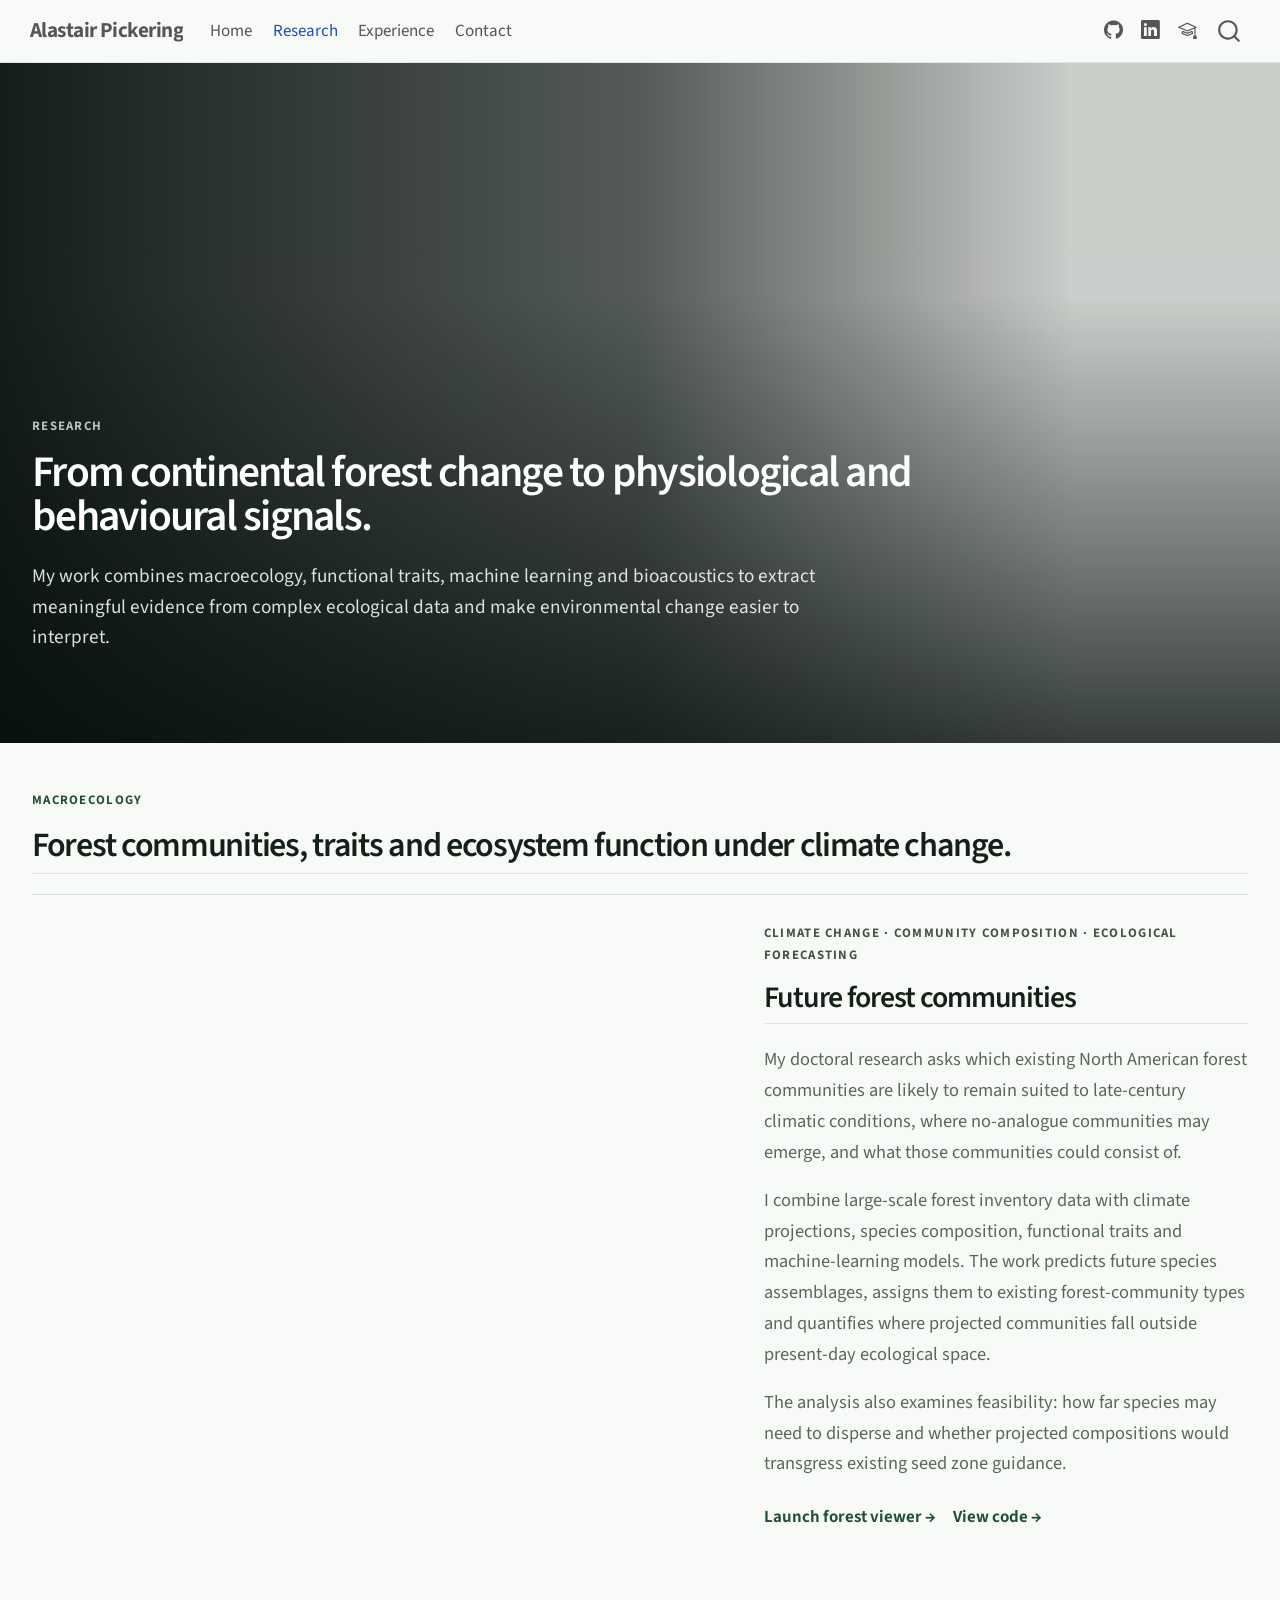
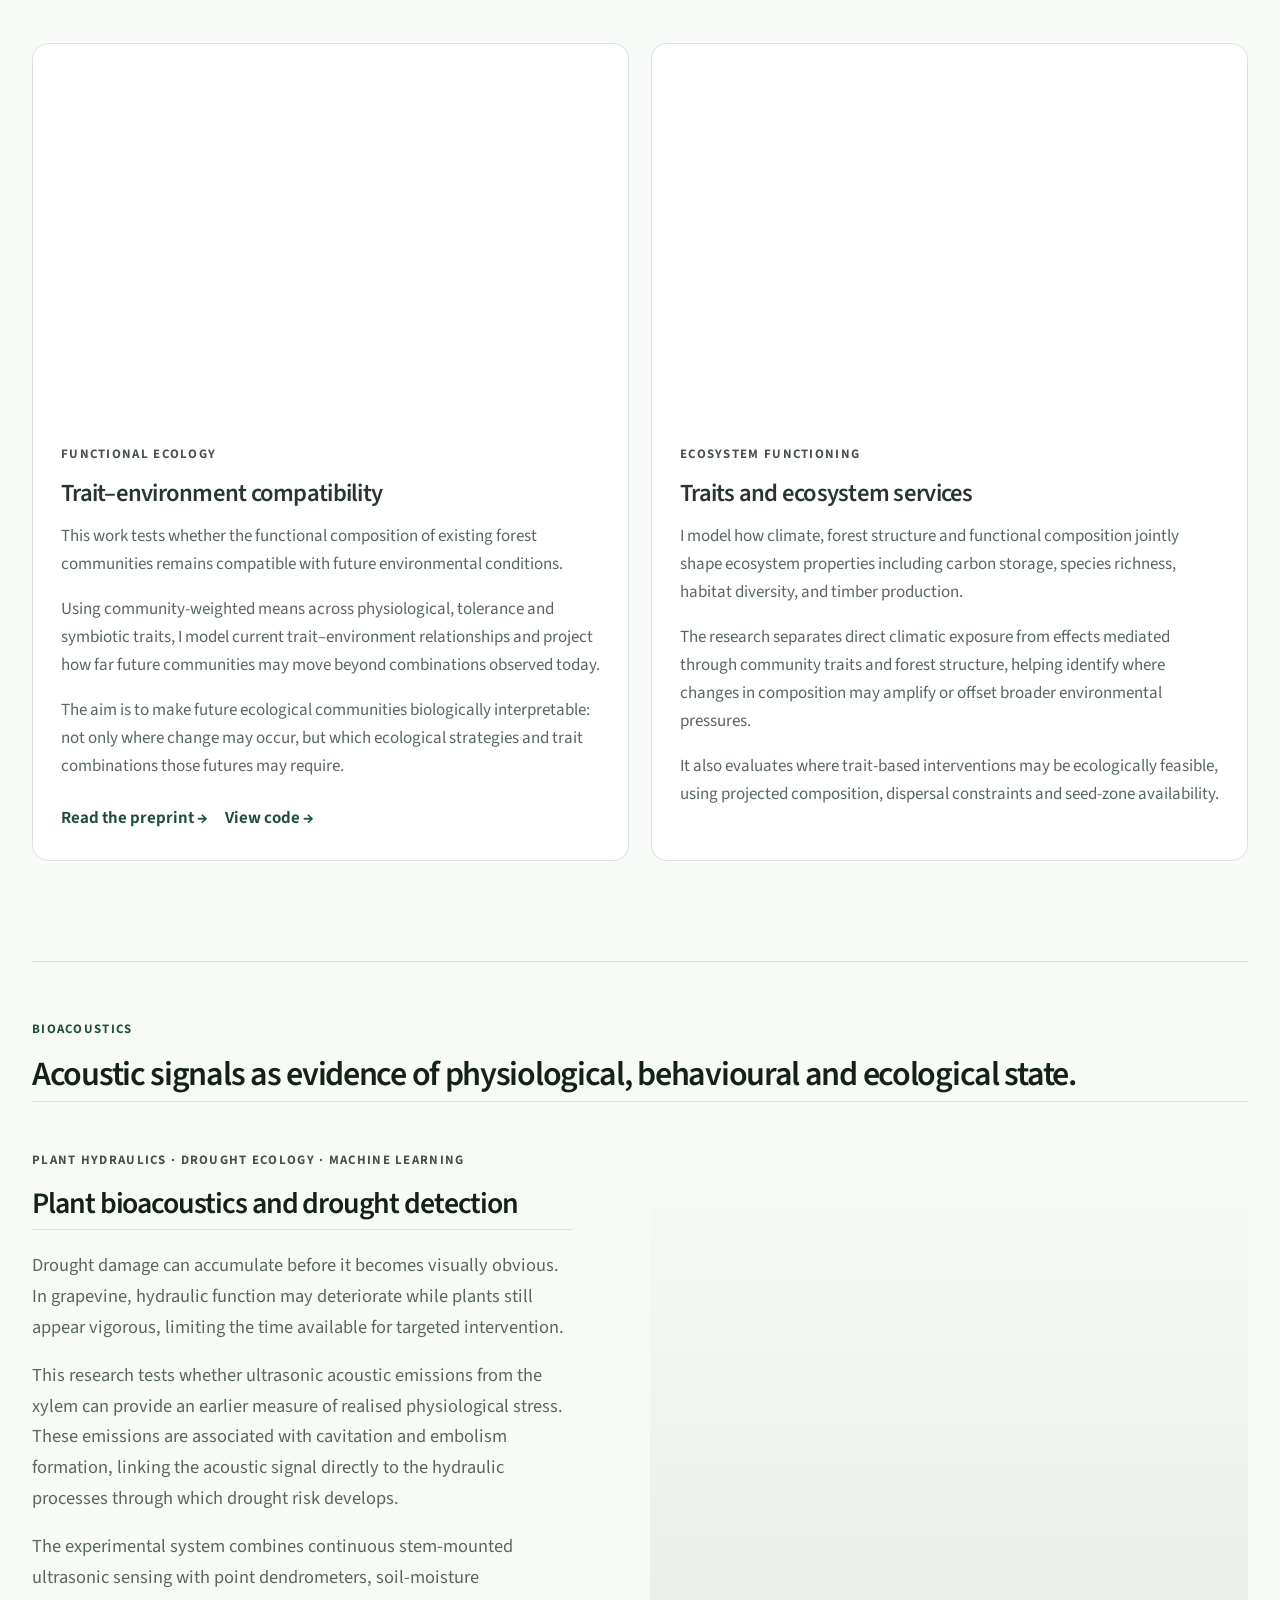
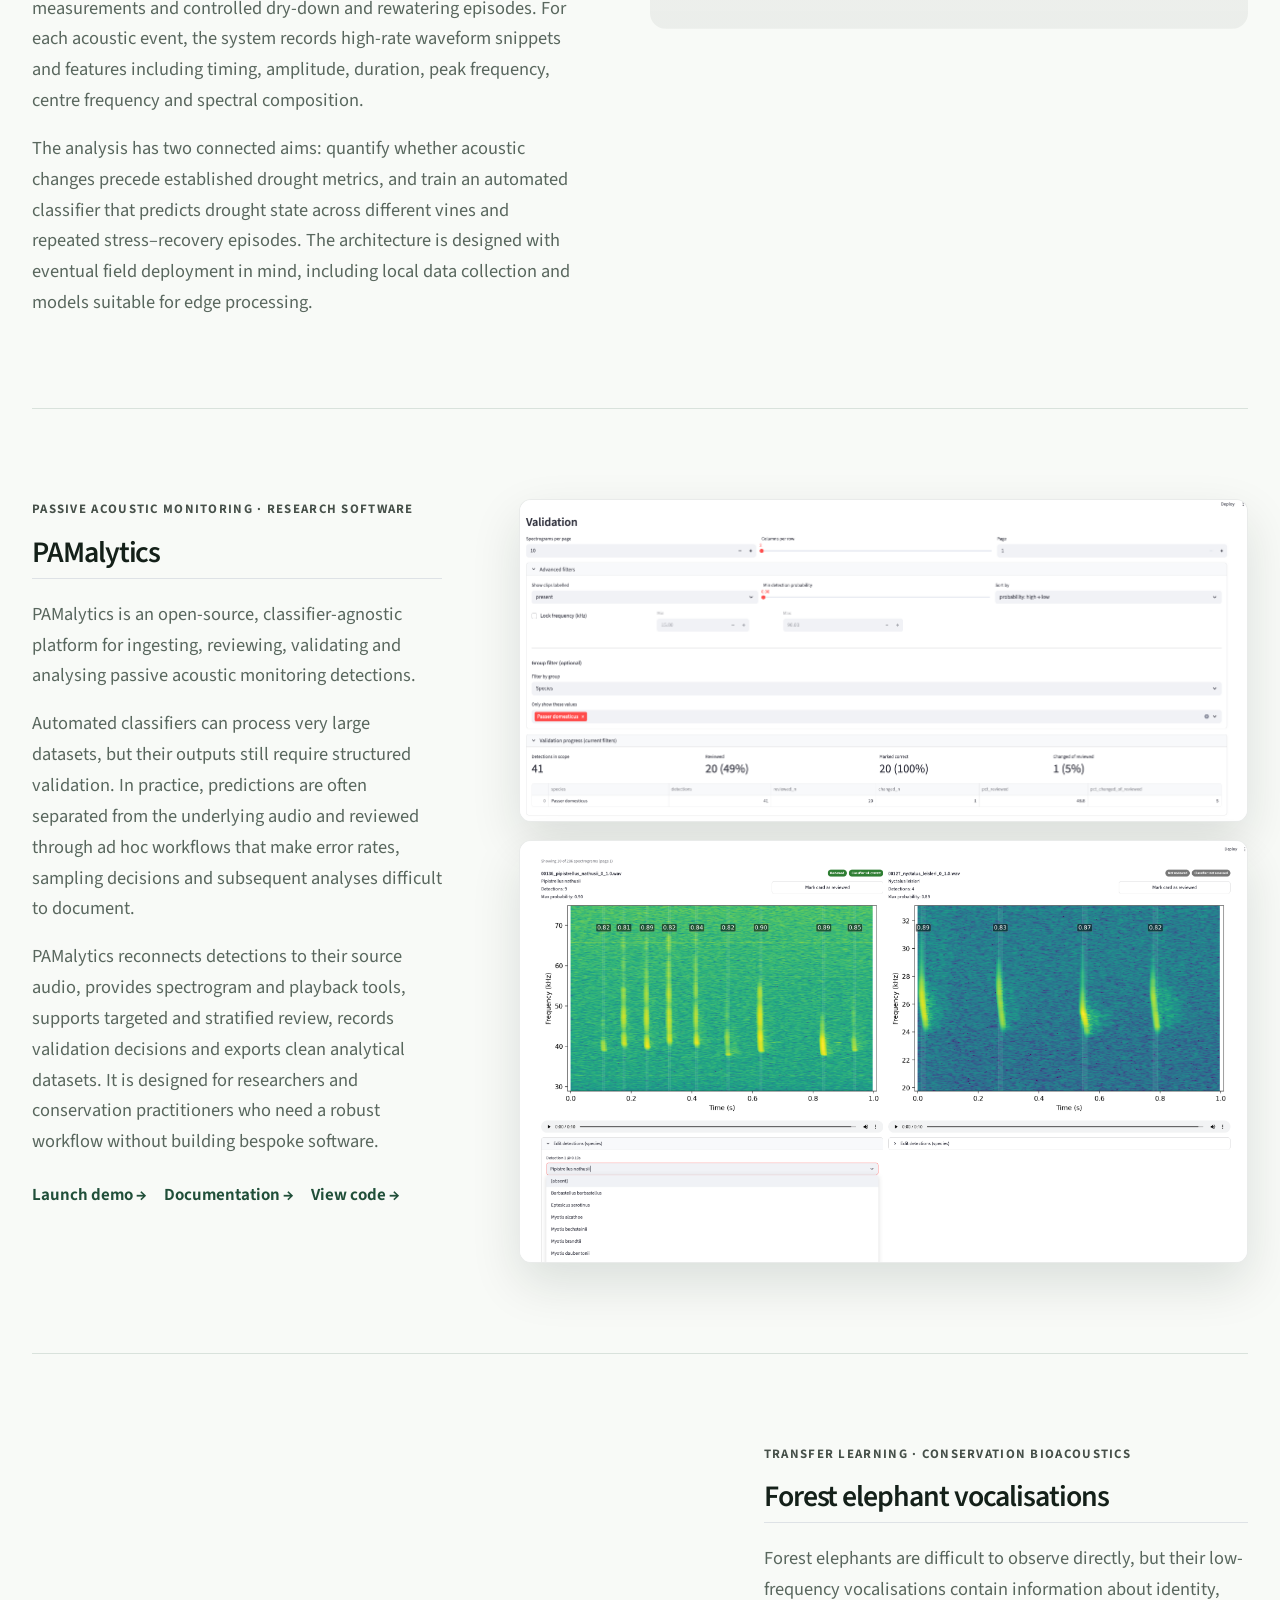
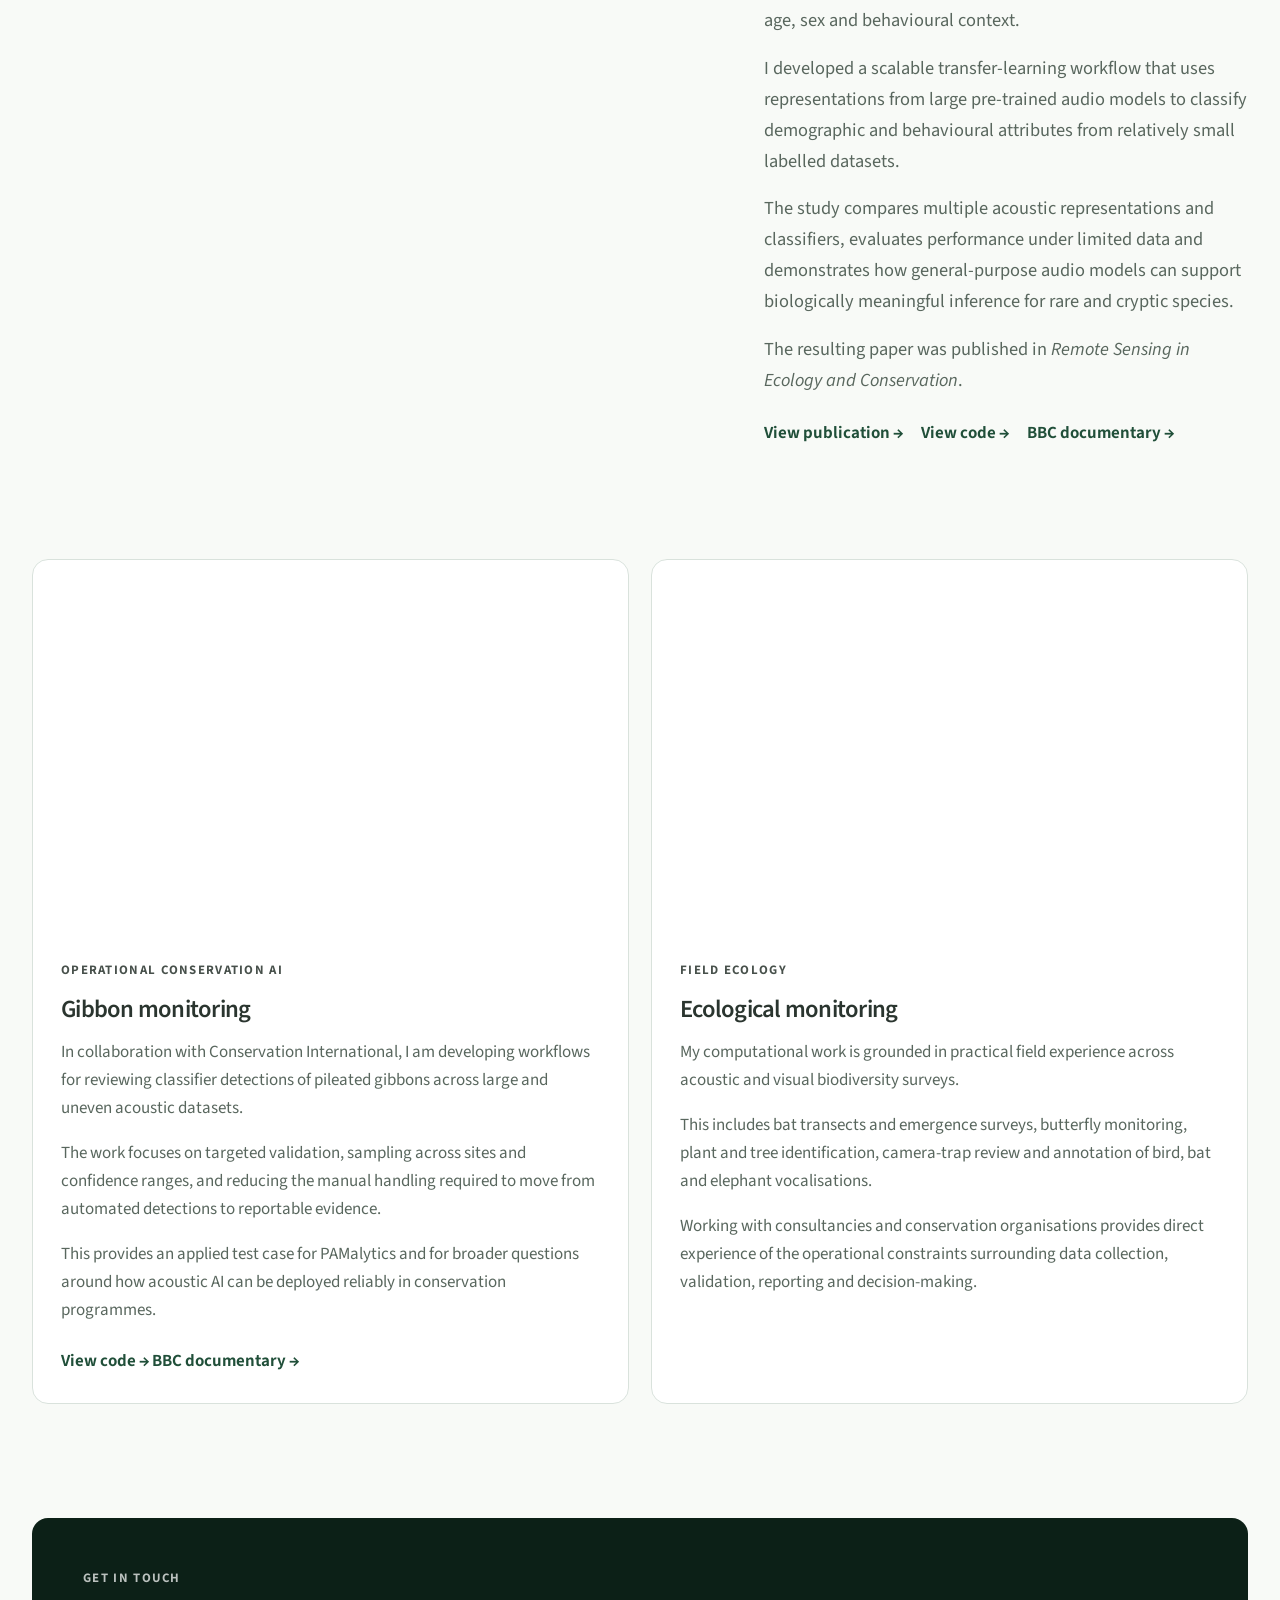
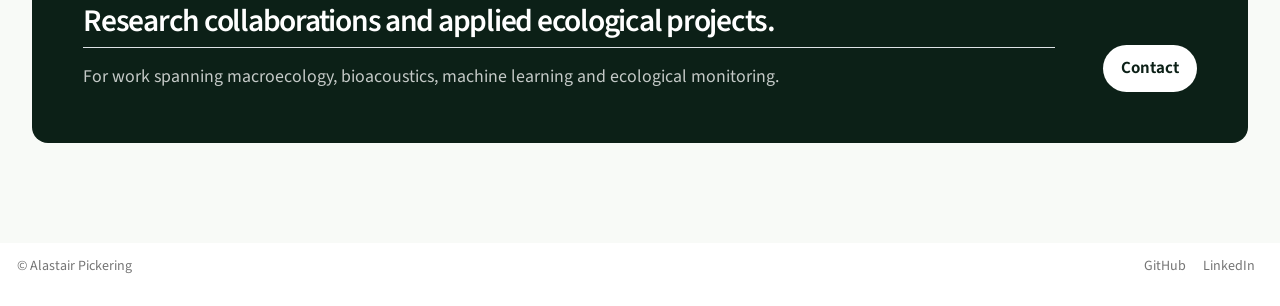
<file: research.html>
<!DOCTYPE html>
<html xmlns="http://www.w3.org/1999/xhtml" lang="en" xml:lang="en"><head>

<meta charset="utf-8">
<meta name="generator" content="quarto-1.10.18">

<meta name="viewport" content="width=device-width, initial-scale=1.0, user-scalable=yes">


<title>Research – Alastair Pickering</title>
<style>
/* Default styles provided by pandoc.
** See https://pandoc.org/MANUAL.html#variables-for-html for config info.
*/
span.smallcaps{font-variant: small-caps;}
div.columns{display: flex; gap: 1.5em;}
div.column{flex: auto;}
@media screen {
div.columns{gap: min(4vw, 1.5em);}
div.column{overflow-x: auto;}
}
div.hanging-indent{margin-left: 1.5em; text-indent: -1.5em;}
ul.task-list{list-style: none;}
ul.task-list li input[type="checkbox"] {
  width: 0.8em;
  margin: 0 0.8em 0.2em -1em; /* quarto-specific, see https://github.com/quarto-dev/quarto-cli/issues/4556 */ 
  vertical-align: middle;
}
</style>


<script src="site_libs/quarto-nav/quarto-nav.js"></script>
<script src="site_libs/quarto-nav/headroom.min.js"></script>
<script src="site_libs/clipboard/clipboard.min.js"></script>
<script src="site_libs/quarto-search/autocomplete.umd.js"></script>
<script src="site_libs/quarto-search/fuse.min.js"></script>
<script src="site_libs/quarto-search/quarto-search.js"></script>
<meta name="quarto:offset" content="./">
<link href="./images/tree-favicon.svg" rel="icon" type="image/svg+xml">
<script src="site_libs/quarto-html/quarto.js" type="module"></script>
<script src="site_libs/quarto-html/tabsets/tabsets.js" type="module"></script>
<script src="site_libs/quarto-html/popper.min.js"></script>
<script src="site_libs/quarto-html/tippy.umd.min.js"></script>
<script src="site_libs/quarto-html/anchor.min.js"></script>
<link href="site_libs/quarto-html/tippy.css" rel="stylesheet">
<link href="site_libs/quarto-html/quarto-syntax-highlighting-64a204ab8560d761af7679ceaba22944.css" rel="stylesheet" id="quarto-text-highlighting-styles">
<script src="site_libs/bootstrap/bootstrap.min.js"></script>
<link href="site_libs/bootstrap/bootstrap-icons.css" rel="stylesheet">
<link href="site_libs/bootstrap/bootstrap-6ac2aec46ad7f46b16024ee4409aa65c.min.css" rel="stylesheet" append-hash="true" id="quarto-bootstrap" data-mode="light">
<script id="quarto-search-options" type="application/json">{
  "location": "navbar",
  "copy-button": false,
  "collapse-after": 3,
  "panel-placement": "end",
  "type": "overlay",
  "limit": 50,
  "keyboard-shortcut": [
    "f",
    "/",
    "s"
  ],
  "show-item-context": false,
  "language": {
    "search-no-results-text": "No results",
    "search-matching-documents-text": "matching documents",
    "search-copy-link-title": "Copy link to search",
    "search-hide-matches-text": "Hide additional matches",
    "search-more-match-text": "more match in this document",
    "search-more-matches-text": "more matches in this document",
    "search-clear-button-title": "Clear",
    "search-text-placeholder": "",
    "search-detached-cancel-button-title": "Cancel",
    "search-submit-button-title": "Submit",
    "search-label": "Search"
  }
}</script>
<style>html{ scroll-behavior: smooth; }</style>


<link rel="stylesheet" href="styles.css">
<meta property="og:title" content="Research – Alastair Pickering">
<meta property="og:image" content="https://alastairpickering.github.io/images/social-preview.png">
<meta property="og:site_name" content="Alastair Pickering">
<meta name="twitter:title" content="Research – Alastair Pickering">
<meta name="twitter:image" content="https://alastairpickering.github.io/images/social-preview.png">
<meta name="twitter:card" content="summary_large_image">
</head>

<body class="nav-fixed research-page quarto-light">

<div id="quarto-search-results"></div>
  <header id="quarto-header" class="headroom fixed-top">
    <nav class="navbar navbar-expand-lg " data-bs-theme="dark">
      <div class="navbar-container container-fluid">
      <div class="navbar-brand-container mx-auto">
    <a class="navbar-brand" href="./index.html">
    <span class="navbar-title">Alastair Pickering</span>
    </a>
  </div>
            <div id="quarto-search" class="" title="Search"></div>
          <button class="navbar-toggler" type="button" data-bs-toggle="collapse" data-bs-target="#navbarCollapse" aria-controls="navbarCollapse" role="menu" aria-expanded="false" aria-label="Toggle navigation" onclick="if (window.quartoToggleHeadroom) { window.quartoToggleHeadroom(); }">
  <span class="navbar-toggler-icon"></span>
</button>
          <div class="collapse navbar-collapse" id="navbarCollapse">
            <ul class="navbar-nav navbar-nav-scroll me-auto">
  <li class="nav-item">
    <a class="nav-link" href="./index.html"> 
<span class="menu-text">Home</span></a>
  </li>  
  <li class="nav-item">
    <a class="nav-link active" href="./research.html" aria-current="page"> 
<span class="menu-text">Research</span></a>
  </li>  
  <li class="nav-item">
    <a class="nav-link" href="./experience.html"> 
<span class="menu-text">Experience</span></a>
  </li>  
  <li class="nav-item">
    <a class="nav-link" href="./contact.html"> 
<span class="menu-text">Contact</span></a>
  </li>  
</ul>
            <ul class="navbar-nav navbar-nav-scroll ms-auto">
  <li class="nav-item compact">
    <a class="nav-link" href="https://github.com/AlastairPickering/"> <i class="bi bi-github" role="img" aria-label="GitHub">
</i> 
<span class="menu-text"></span></a>
  </li>  
  <li class="nav-item compact">
    <a class="nav-link" href="https://www.linkedin.com/in/alastairpickering/"> <i class="bi bi-linkedin" role="img" aria-label="LinkedIn">
</i> 
<span class="menu-text"></span></a>
  </li>  
  <li class="nav-item compact">
    <a class="nav-link" href="https://scholar.google.com/citations?user=9N1dOVcAAAAJ&amp;hl=en"> <i class="bi bi-mortarboard" role="img" aria-label="Google Scholar">
</i> 
<span class="menu-text"></span></a>
  </li>  
</ul>
          </div> <!-- /navcollapse -->
            <div class="quarto-navbar-tools">
</div>
      </div> <!-- /container-fluid -->
    </nav>
</header>
<!-- content -->
<div id="quarto-content" class="quarto-container page-columns page-rows-contents page-layout-full page-navbar">
<!-- sidebar -->
<!-- margin-sidebar -->
    
<!-- main -->
<main class="content column-page" id="quarto-document-content">

<header id="title-block-header" class="quarto-title-block default">
<div class="quarto-title">
<h1 class="title">Research</h1>
</div>



<div class="quarto-title-meta column-page">

    
  
    
  </div>
  


</header>


<section class="page-hero research-hero">
  <div class="page-hero-shade"></div>
  <div class="site-frame page-hero-content">
    <p class="eyebrow light">Research</p>
    <h1>From continental forest change to physiological and behavioural signals.</h1>
    <p>
      My work combines macroecology, functional traits, machine learning and bioacoustics
      to extract meaningful evidence from complex ecological data and make environmental
      change easier to interpret.
    </p>
  </div>
</section>

<div class="site-frame page-content">

  <section id="macroecology" class="programme-divider">
    <p class="eyebrow">Macroecology</p>
    <h2 class="anchored">Forest communities, traits and ecosystem function under climate change.</h2>
  </section>

  <div id="future-forests" class="section-anchor" aria-hidden="true"></div>
  <section class="research-feature research-feature-large">
    <div class="research-photo forest-research-photo" role="img" aria-label="Dense North American forest landscape"></div>

    <div class="research-copy">
      <p class="project-meta">Climate change · Community composition · Ecological forecasting</p>
      <h2 class="anchored">Future forest communities</h2>

      <p>
        My doctoral research asks which existing North American forest communities are likely to remain
        suited to late-century climatic conditions, where no-analogue communities may emerge, and what
        those communities could consist of.
      </p>

      <p>
        I combine large-scale forest inventory data with climate projections, species composition,
        functional traits and machine-learning models. The work predicts future species assemblages,
        assigns them to existing forest-community types and quantifies where projected communities fall
        outside present-day ecological space.
      </p>

      <p>
        The analysis also examines feasibility: how far species may need to disperse and whether projected compositions would transgress existing seed zone guidance.
      </p>

      <div class="research-links">
        <a href="https://forest-viewer.streamlit.app/" class="text-link">Launch forest viewer →</a>
        <a href="https://github.com/AlastairPickering/no_analogue" class="text-link">View code →</a>
      </div>
    </div>
  </section>

  <section class="research-split">
    <article id="trait-environment" class="research-card">
      <div class="research-card-image traits-image" role="img" aria-label="Forest canopy and environmental gradients"></div>

      <div class="research-card-copy">
        <p class="project-meta">Functional ecology</p>
        <h3 class="anchored">Trait–environment compatibility</h3>

        <p>
          This work tests whether the functional composition of existing forest communities remains
          compatible with future environmental conditions.
        </p>

        <p>
          Using community-weighted means across physiological, tolerance and symbiotic traits, I model
          current trait–environment relationships and project how far future communities may move beyond
          combinations observed today.
        </p>

        <p>
          The aim is to make future ecological communities biologically interpretable: not only where
          change may occur, but which ecological strategies and trait combinations those futures may require.
        </p>

        <div class="research-links">
          <a href="https://www.biorxiv.org/content/10.64898/2026.03.13.711509v1.abstract" class="text-link">Read the preprint →</a>
          <a href="https://github.com/AlastairPickering/trait_environment_misalignment" class="text-link">View code →</a>
        </div>
      </div>
    </article>

    <article id="ecosystem-services" class="research-card">
      <div class="research-card-image ecosystem-image" role="img" aria-label="Forest ecosystem viewed across a broad landscape"></div>

      <div class="research-card-copy">
        <p class="project-meta">Ecosystem functioning</p>
        <h3 class="anchored">Traits and ecosystem services</h3>

        <p>
          I model how climate, forest structure and functional composition jointly shape ecosystem
          properties including carbon storage, species richness, habitat diversity, and timber production.
        </p>

        <p>
          The research separates direct climatic exposure from effects mediated through community traits
          and forest structure, helping identify where changes in composition may amplify or offset
          broader environmental pressures.
        </p>

        <p>
          It also evaluates where trait-based interventions may be ecologically feasible, using projected
          composition, dispersal constraints and seed-zone availability.
        </p>
      </div>
    </article>
  </section>

  <section id="bioacoustics" class="programme-divider programme-divider-bio">
    <p class="eyebrow">Bioacoustics</p>
    <h2 class="anchored">Acoustic signals as evidence of physiological, behavioural and ecological state.</h2>
  </section>

  <div id="plant-bioacoustics" class="section-anchor" aria-hidden="true"></div>
  <section class="plant-feature">
    <div class="research-copy plant-copy">
      <p class="project-meta">Plant hydraulics · Drought ecology · Machine learning</p>
      <h2 class="anchored">Plant bioacoustics and drought detection</h2>

      <p>
        Drought damage can accumulate before it becomes visually obvious. In grapevine, hydraulic
        function may deteriorate while plants still appear vigorous, limiting the time available for
        targeted intervention.
      </p>

      <p>
        This research tests whether ultrasonic acoustic emissions from the xylem can provide an earlier
        measure of realised physiological stress. These emissions are associated with cavitation and
        embolism formation, linking the acoustic signal directly to the hydraulic processes through which
        drought risk develops.
      </p>

      <p>
        The experimental system combines continuous stem-mounted ultrasonic sensing with point
        dendrometers, soil-moisture measurements and controlled dry-down and rewatering episodes.
        For each acoustic event, the system records high-rate waveform snippets and features including
        timing, amplitude, duration, peak frequency, centre frequency and spectral composition.
      </p>

      <p>
        The analysis has two connected aims: quantify whether acoustic changes precede established
        drought metrics, and train an automated classifier that predicts drought state across different
        vines and repeated stress–recovery episodes. The architecture is designed with eventual
        field deployment in mind, including local data collection and models suitable for edge processing.
      </p>
    </div>

    <div class="research-photo plant-research-photo" role="img" aria-label="Rows of grapevines in a green vineyard"></div>
  </section>

  <div id="pamalytics" class="section-anchor" aria-hidden="true"></div>
  <section class="research-feature research-feature-software">
    <div class="research-copy">
      <p class="project-meta">Passive acoustic monitoring · Research software</p>
      <h2 class="anchored">PAMalytics</h2>

      <p>
        PAMalytics is an open-source, classifier-agnostic platform for ingesting, reviewing, validating
        and analysing passive acoustic monitoring detections.
      </p>

      <p>
        Automated classifiers can process very large datasets, but their outputs still require structured
        validation. In practice, predictions are often separated from the underlying audio and reviewed
        through ad hoc workflows that make error rates, sampling decisions and subsequent analyses difficult
        to document.
      </p>

      <p>
        PAMalytics reconnects detections to their source audio, provides spectrogram and playback tools,
        supports targeted and stratified review, records validation decisions and exports clean analytical
        datasets. It is designed for researchers and conservation practitioners who need a robust workflow
        without building bespoke software.
      </p>

      <div class="research-links">
        <a href="https://pamalytics-demo.streamlit.app/" class="text-link">Launch demo →</a>
        <a href="https://alastairpickering.github.io/PAMalytics/" class="text-link">Documentation →</a>
        <a href="https://github.com/AlastairPickering/PAMalytics" class="text-link">View code →</a>
      </div>
    </div>

    <div class="pam-gallery pam-gallery-research">
      <img src="images/pam_validate1.png" alt="PAMalytics validation filters and progress summary">
      <img src="images/pam_validate2.png" alt="PAMalytics spectrogram review cards">
    </div>
  </section>

  <div id="elephant-bioacoustics" class="section-anchor" aria-hidden="true"></div>
  <section class="research-feature">
    <div class="research-photo elephant-research-photo" role="img" aria-label="African elephant standing in woodland"></div>

    <div class="research-copy">
      <p class="project-meta">Transfer learning · Conservation bioacoustics</p>
      <h2 class="anchored">Forest elephant vocalisations</h2>

      <p>
        Forest elephants are difficult to observe directly, but their low-frequency vocalisations contain
        information about identity, age, sex and behavioural context.
      </p>

      <p>
        I developed a scalable transfer-learning workflow that uses representations from large pre-trained
        audio models to classify demographic and behavioural attributes from relatively small labelled
        datasets.
      </p>

      <p>
        The study compares multiple acoustic representations and classifiers, evaluates performance under
        limited data and demonstrates how general-purpose audio models can support biologically meaningful
        inference for rare and cryptic species.
      </p>

      <p>
        The resulting paper was published in <em>Remote Sensing in Ecology and Conservation</em>.
      </p>

      <div class="research-links">
        <a href="https://scholar.google.com/citations?user=9N1dOVcAAAAJ&amp;hl=en" class="text-link">View publication →</a>
        <a href="https://github.com/AlastairPickering/elephant_transfer_learning" class="text-link">View code →</a>
        <a href="https://www.bbc.co.uk/programmes/w3ct81mr" class="text-link">
          BBC documentary →
        </a>
      </div>
    </div>
  </section>

  <section class="research-split">
    <article id="gibbon-monitoring" class="research-card">
      <div class="research-card-image gibbon-image" role="img" aria-label="Gibbon moving through tropical forest canopy"></div>

      <div class="research-card-copy">
        <p class="project-meta">Operational conservation AI</p>
        <h3 class="anchored">Gibbon monitoring</h3>

        <p>
          In collaboration with Conservation International, I am developing workflows for reviewing
          classifier detections of pileated gibbons across large and uneven acoustic datasets.
        </p>

        <p>
          The work focuses on targeted validation, sampling across sites and confidence ranges, and
          reducing the manual handling required to move from automated detections to reportable evidence.
        </p>

        <p>
          This provides an applied test case for PAMalytics and for broader questions around how acoustic
          AI can be deployed reliably in conservation programmes.
        </p>

        <a href="https://github.com/AlastairPickering/pileated_gibbon_dashboard" class="text-link">View code →</a>

        <a href="https://www.bbc.co.uk/programmes/w3ct81mr" class="text-link">
          BBC documentary →
        </a>
      </div>
    </article>

    <article class="research-card">
      <div class="research-card-image field-image" role="img" aria-label="Ecological field survey in a wooded landscape"></div>

      <div class="research-card-copy">
        <p class="project-meta">Field ecology</p>
        <h3 class="anchored">Ecological monitoring</h3>

        <p>
          My computational work is grounded in practical field experience across acoustic and visual
          biodiversity surveys.
        </p>

        <p>
          This includes bat transects and emergence surveys, butterfly monitoring, plant and tree
          identification, camera-trap review and annotation of bird, bat and elephant vocalisations.
        </p>

        <p>
          Working with consultancies and conservation organisations provides direct experience of the
          operational constraints surrounding data collection, validation, reporting and decision-making.
        </p>
      </div>
    </article>
  </section>

  <section class="collaboration-band">
    <div>
      <p class="eyebrow light">Get in touch</p>
      <h2 class="anchored">Research collaborations and applied ecological projects.</h2>
      <p>
        For work spanning macroecology, bioacoustics, machine learning and ecological monitoring.
      </p>
    </div>

    <a href="contact.html" class="ap-button primary-light">Contact</a>
  </section>
</div>



</main> <!-- /main -->
<script id="quarto-html-after-body" type="application/javascript">
  window.document.addEventListener("DOMContentLoaded", function (event) {
    const icon = "";
    const anchorJS = new window.AnchorJS();
    anchorJS.options = {
      placement: 'right',
      icon: icon
    };
    anchorJS.add('.anchored');
    const isCodeAnnotation = (el) => {
      for (const clz of el.classList) {
        if (clz.startsWith('code-annotation-')) {                     
          return true;
        }
      }
      return false;
    }
    const onCopySuccess = function(e) {
      // button target
      const button = e.trigger;
      // don't keep focus
      button.blur();
      // flash "checked"
      button.classList.add('code-copy-button-checked');
      var currentTitle = button.getAttribute("title");
      button.setAttribute("title", "Copied!");
      let tooltip;
      if (window.bootstrap) {
        button.setAttribute("data-bs-toggle", "tooltip");
        button.setAttribute("data-bs-placement", "left");
        button.setAttribute("data-bs-title", "Copied!");
        tooltip = new bootstrap.Tooltip(button, 
          { trigger: "manual", 
            customClass: "code-copy-button-tooltip",
            offset: [0, -8]});
        tooltip.show();    
      }
      setTimeout(function() {
        if (tooltip) {
          tooltip.hide();
          button.removeAttribute("data-bs-title");
          button.removeAttribute("data-bs-toggle");
          button.removeAttribute("data-bs-placement");
        }
        button.setAttribute("title", currentTitle);
        button.classList.remove('code-copy-button-checked');
      }, 1000);
      // clear code selection
      e.clearSelection();
    }
    const getTextToCopy = function(trigger) {
      const outerScaffold = trigger.parentElement.cloneNode(true);
      const codeEl = outerScaffold.querySelector('code');
      for (const childEl of codeEl.children) {
        if (isCodeAnnotation(childEl)) {
          childEl.remove();
        }
      }
      return codeEl.innerText;
    }
    const clipboard = new window.ClipboardJS('.code-copy-button:not([data-in-quarto-modal])', {
      text: getTextToCopy
    });
    clipboard.on('success', onCopySuccess);
    if (window.document.getElementById('quarto-embedded-source-code-modal')) {
      const clipboardModal = new window.ClipboardJS('.code-copy-button[data-in-quarto-modal]', {
        text: getTextToCopy,
        container: window.document.getElementById('quarto-embedded-source-code-modal')
      });
      clipboardModal.on('success', onCopySuccess);
    }
      var localhostRegex = new RegExp(/^(?:http|https):\/\/localhost\:?[0-9]*\//);
      var mailtoRegex = new RegExp(/^mailto:/);
        var filterRegex = new RegExp("https:\/\/alastairpickering\.github\.io");
      var isInternal = (href) => {
          return filterRegex.test(href) || localhostRegex.test(href) || mailtoRegex.test(href);
      }
      // Inspect non-navigation links and adorn them if external
     var links = window.document.querySelectorAll('a[href]:not(.nav-link):not(.navbar-brand):not(.toc-action):not(.sidebar-link):not(.sidebar-item-toggle):not(.pagination-link):not(.no-external):not([aria-hidden]):not(.dropdown-item):not(.quarto-navigation-tool):not(.about-link)');
      for (var i=0; i<links.length; i++) {
        const link = links[i];
        if (!isInternal(link.href)) {
          // undo the damage that might have been done by quarto-nav.js in the case of
          // links that we want to consider external
          if (link.dataset.originalHref !== undefined) {
            link.href = link.dataset.originalHref;
          }
            // target, if specified
            link.setAttribute("target", "_blank");
            if (link.getAttribute("rel") === null) {
              link.setAttribute("rel", "noopener");
            }
        }
      }
    function tippyHover(el, contentFn, onTriggerFn, onUntriggerFn) {
      const config = {
        allowHTML: true,
        maxWidth: 500,
        delay: 100,
        arrow: false,
        appendTo: function(el) {
            return el.parentElement;
        },
        interactive: true,
        interactiveBorder: 10,
        theme: 'quarto',
        placement: 'bottom-start',
      };
      if (contentFn) {
        config.content = contentFn;
      }
      if (onTriggerFn) {
        config.onTrigger = onTriggerFn;
      }
      if (onUntriggerFn) {
        config.onUntrigger = onUntriggerFn;
      }
      window.tippy(el, config); 
    }
    const noterefs = window.document.querySelectorAll('a[role="doc-noteref"]');
    for (var i=0; i<noterefs.length; i++) {
      const ref = noterefs[i];
      tippyHover(ref, function() {
        // use id or data attribute instead here
        let href = ref.getAttribute('data-footnote-href') || ref.getAttribute('href');
        try { href = new URL(href).hash; } catch {}
        const id = href.replace(/^#\/?/, "");
        const note = window.document.getElementById(id);
        if (note) {
          return note.innerHTML;
        } else {
          return "";
        }
      });
    }
    const xrefs = window.document.querySelectorAll('a.quarto-xref');
    const processXRef = (id, note) => {
      // Strip column container classes
      const stripColumnClz = (el) => {
        el.classList.remove("page-full", "page-columns");
        if (el.children) {
          for (const child of el.children) {
            stripColumnClz(child);
          }
        }
      }
      stripColumnClz(note)
      if (id === null || id.startsWith('sec-')) {
        // Special case sections, only their first couple elements
        const container = document.createElement("div");
        if (note.children && note.children.length > 2) {
          container.appendChild(note.children[0].cloneNode(true));
          for (let i = 1; i < note.children.length; i++) {
            const child = note.children[i];
            if (child.tagName === "P" && child.innerText === "") {
              continue;
            } else {
              container.appendChild(child.cloneNode(true));
              break;
            }
          }
          if (window.Quarto?.typesetMath) {
            window.Quarto.typesetMath(container);
          }
          return container.innerHTML
        } else {
          if (window.Quarto?.typesetMath) {
            window.Quarto.typesetMath(note);
          }
          return note.innerHTML;
        }
      } else {
        // Remove any anchor links if they are present
        const anchorLink = note.querySelector('a.anchorjs-link');
        if (anchorLink) {
          anchorLink.remove();
        }
        if (window.Quarto?.typesetMath) {
          window.Quarto.typesetMath(note);
        }
        if (note.classList.contains("callout")) {
          return note.outerHTML;
        } else {
          return note.innerHTML;
        }
      }
    }
    for (var i=0; i<xrefs.length; i++) {
      const xref = xrefs[i];
      tippyHover(xref, undefined, function(instance) {
        instance.disable();
        let url = xref.getAttribute('href');
        let hash = undefined; 
        if (url.startsWith('#')) {
          hash = url;
        } else {
          try { hash = new URL(url).hash; } catch {}
        }
        if (hash) {
          const id = hash.replace(/^#\/?/, "");
          const note = window.document.getElementById(id);
          if (note !== null) {
            try {
              const html = processXRef(id, note.cloneNode(true));
              instance.setContent(html);
            } finally {
              instance.enable();
              instance.show();
            }
          } else {
            // See if we can fetch this
            fetch(url.split('#')[0])
            .then(res => res.text())
            .then(html => {
              const parser = new DOMParser();
              const htmlDoc = parser.parseFromString(html, "text/html");
              const note = htmlDoc.getElementById(id);
              if (note !== null) {
                const html = processXRef(id, note);
                instance.setContent(html);
              } 
            }).finally(() => {
              instance.enable();
              instance.show();
            });
          }
        } else {
          // See if we can fetch a full url (with no hash to target)
          // This is a special case and we should probably do some content thinning / targeting
          fetch(url)
          .then(res => res.text())
          .then(html => {
            const parser = new DOMParser();
            const htmlDoc = parser.parseFromString(html, "text/html");
            const note = htmlDoc.querySelector('main.content');
            if (note !== null) {
              // This should only happen for chapter cross references
              // (since there is no id in the URL)
              // remove the first header
              if (note.children.length > 0 && note.children[0].tagName === "HEADER") {
                note.children[0].remove();
              }
              const html = processXRef(null, note);
              instance.setContent(html);
            } 
          }).finally(() => {
            instance.enable();
            instance.show();
          });
        }
      }, function(instance) {
      });
    }
        let selectedAnnoteEl;
        const selectorForAnnotation = ( cell, annotation) => {
          let cellAttr = 'data-code-cell="' + cell + '"';
          let lineAttr = 'data-code-annotation="' +  annotation + '"';
          const selector = 'span[' + cellAttr + '][' + lineAttr + ']';
          return selector;
        }
        const selectCodeLines = (annoteEl) => {
          const doc = window.document;
          const targetCell = annoteEl.getAttribute("data-target-cell");
          const targetAnnotation = annoteEl.getAttribute("data-target-annotation");
          const annoteSpan = window.document.querySelector(selectorForAnnotation(targetCell, targetAnnotation));
          const lines = annoteSpan.getAttribute("data-code-lines").split(",");
          const lineIds = lines.map((line) => {
            return targetCell + "-" + line;
          })
          let top = null;
          let height = null;
          let parent = null;
          if (lineIds.length > 0) {
              //compute the position of the single el (top and bottom and make a div)
              const el = window.document.getElementById(lineIds[0]);
              top = el.offsetTop;
              height = el.offsetHeight;
              parent = el.parentElement.parentElement;
            if (lineIds.length > 1) {
              const lastEl = window.document.getElementById(lineIds[lineIds.length - 1]);
              const bottom = lastEl.offsetTop + lastEl.offsetHeight;
              height = bottom - top;
            }
            if (top !== null && height !== null && parent !== null) {
              // cook up a div (if necessary) and position it 
              let div = window.document.getElementById("code-annotation-line-highlight");
              if (div === null) {
                div = window.document.createElement("div");
                div.setAttribute("id", "code-annotation-line-highlight");
                div.style.position = 'absolute';
                parent.appendChild(div);
              }
              div.style.top = top - 2 + "px";
              div.style.height = height + 4 + "px";
              div.style.left = 0;
              let gutterDiv = window.document.getElementById("code-annotation-line-highlight-gutter");
              if (gutterDiv === null) {
                gutterDiv = window.document.createElement("div");
                gutterDiv.setAttribute("id", "code-annotation-line-highlight-gutter");
                gutterDiv.style.position = 'absolute';
                const codeCell = window.document.getElementById(targetCell);
                const gutter = codeCell.querySelector('.code-annotation-gutter');
                gutter.appendChild(gutterDiv);
              }
              gutterDiv.style.top = top - 2 + "px";
              gutterDiv.style.height = height + 4 + "px";
            }
            selectedAnnoteEl = annoteEl;
          }
        };
        const unselectCodeLines = () => {
          const elementsIds = ["code-annotation-line-highlight", "code-annotation-line-highlight-gutter"];
          elementsIds.forEach((elId) => {
            const div = window.document.getElementById(elId);
            if (div) {
              div.remove();
            }
          });
          selectedAnnoteEl = undefined;
        };
          // Handle positioning of the toggle
      window.addEventListener(
        "resize",
        throttle(() => {
          elRect = undefined;
          if (selectedAnnoteEl) {
            selectCodeLines(selectedAnnoteEl);
          }
        }, 10)
      );
      function throttle(fn, ms) {
      let throttle = false;
      let timer;
        return (...args) => {
          if(!throttle) { // first call gets through
              fn.apply(this, args);
              throttle = true;
          } else { // all the others get throttled
              if(timer) clearTimeout(timer); // cancel #2
              timer = setTimeout(() => {
                fn.apply(this, args);
                timer = throttle = false;
              }, ms);
          }
        };
      }
        // Attach click handler to the DT
        const annoteDls = window.document.querySelectorAll('dt[data-target-cell]');
        for (const annoteDlNode of annoteDls) {
          annoteDlNode.addEventListener('click', (event) => {
            const clickedEl = event.target;
            if (clickedEl !== selectedAnnoteEl) {
              unselectCodeLines();
              const activeEl = window.document.querySelector('dt[data-target-cell].code-annotation-active');
              if (activeEl) {
                activeEl.classList.remove('code-annotation-active');
              }
              selectCodeLines(clickedEl);
              clickedEl.classList.add('code-annotation-active');
            } else {
              // Unselect the line
              unselectCodeLines();
              clickedEl.classList.remove('code-annotation-active');
            }
          });
        }
    const findCites = (el) => {
      const parentEl = el.parentElement;
      if (parentEl) {
        const cites = parentEl.dataset.cites;
        if (cites) {
          return {
            el,
            cites: cites.split(' ')
          };
        } else {
          return findCites(el.parentElement)
        }
      } else {
        return undefined;
      }
    };
    var bibliorefs = window.document.querySelectorAll('a[role="doc-biblioref"]');
    for (var i=0; i<bibliorefs.length; i++) {
      const ref = bibliorefs[i];
      const citeInfo = findCites(ref);
      if (citeInfo) {
        tippyHover(citeInfo.el, function() {
          var popup = window.document.createElement('div');
          citeInfo.cites.forEach(function(cite) {
            var citeDiv = window.document.createElement('div');
            citeDiv.classList.add('hanging-indent');
            citeDiv.classList.add('csl-entry');
            var biblioDiv = window.document.getElementById('ref-' + cite);
            if (biblioDiv) {
              citeDiv.innerHTML = biblioDiv.innerHTML;
            }
            popup.appendChild(citeDiv);
          });
          return popup.innerHTML;
        });
      }
    }
  });
  </script>
</div> <!-- /content -->
<footer class="footer">
  <div class="nav-footer">
    <div class="nav-footer-left">
<p>© Alastair Pickering</p>
</div>   
    <div class="nav-footer-center">
      &nbsp;
    </div>
    <div class="nav-footer-right">
      <ul class="footer-items list-unstyled">
    <li class="nav-item">
    <a class="nav-link" href="https://github.com/AlastairPickering/">
<p>GitHub</p>
</a>
  </li>  
    <li class="nav-item">
    <a class="nav-link" href="https://www.linkedin.com/in/alastairpickering/">
<p>LinkedIn</p>
</a>
  </li>  
</ul>
    </div>
  </div>
</footer>




<script src="site_libs/quarto-html/zenscroll-min.js"></script>
</body></html>
</file>
<file: site_libs/quarto-html/tippy.css>
.tippy-box[data-animation=fade][data-state=hidden]{opacity:0}[data-tippy-root]{max-width:calc(100vw - 10px)}.tippy-box{position:relative;background-color:#333;color:#fff;border-radius:4px;font-size:14px;line-height:1.4;white-space:normal;outline:0;transition-property:transform,visibility,opacity}.tippy-box[data-placement^=top]>.tippy-arrow{bottom:0}.tippy-box[data-placement^=top]>.tippy-arrow:before{bottom:-7px;left:0;border-width:8px 8px 0;border-top-color:initial;transform-origin:center top}.tippy-box[data-placement^=bottom]>.tippy-arrow{top:0}.tippy-box[data-placement^=bottom]>.tippy-arrow:before{top:-7px;left:0;border-width:0 8px 8px;border-bottom-color:initial;transform-origin:center bottom}.tippy-box[data-placement^=left]>.tippy-arrow{right:0}.tippy-box[data-placement^=left]>.tippy-arrow:before{border-width:8px 0 8px 8px;border-left-color:initial;right:-7px;transform-origin:center left}.tippy-box[data-placement^=right]>.tippy-arrow{left:0}.tippy-box[data-placement^=right]>.tippy-arrow:before{left:-7px;border-width:8px 8px 8px 0;border-right-color:initial;transform-origin:center right}.tippy-box[data-inertia][data-state=visible]{transition-timing-function:cubic-bezier(.54,1.5,.38,1.11)}.tippy-arrow{width:16px;height:16px;color:#333}.tippy-arrow:before{content:"";position:absolute;border-color:transparent;border-style:solid}.tippy-content{position:relative;padding:5px 9px;z-index:1}
</file>
<file: site_libs/quarto-html/quarto-syntax-highlighting-64a204ab8560d761af7679ceaba22944.css>
/* quarto syntax highlight colors */
:root {
  --quarto-hl-ot-color: #003B4F;
  --quarto-hl-at-color: #657422;
  --quarto-hl-ss-color: #20794D;
  --quarto-hl-an-color: #5E5E5E;
  --quarto-hl-fu-color: #4758AB;
  --quarto-hl-st-color: #20794D;
  --quarto-hl-cf-color: #003B4F;
  --quarto-hl-op-color: #5E5E5E;
  --quarto-hl-er-color: #AD0000;
  --quarto-hl-bn-color: #AD0000;
  --quarto-hl-al-color: #AD0000;
  --quarto-hl-va-color: #111111;
  --quarto-hl-bu-color: inherit;
  --quarto-hl-ex-color: inherit;
  --quarto-hl-pp-color: #AD0000;
  --quarto-hl-in-color: #5E5E5E;
  --quarto-hl-vs-color: #20794D;
  --quarto-hl-wa-color: #5E5E5E;
  --quarto-hl-do-color: #5E5E5E;
  --quarto-hl-im-color: #00769E;
  --quarto-hl-ch-color: #20794D;
  --quarto-hl-dt-color: #AD0000;
  --quarto-hl-fl-color: #AD0000;
  --quarto-hl-co-color: #5E5E5E;
  --quarto-hl-cv-color: #5E5E5E;
  --quarto-hl-cn-color: #8f5902;
  --quarto-hl-sc-color: #5E5E5E;
  --quarto-hl-dv-color: #AD0000;
  --quarto-hl-kw-color: #003B4F;
}

/* other quarto variables */
:root {
  --quarto-font-monospace: SFMono-Regular, Menlo, Monaco, Consolas, "Liberation Mono", "Courier New", monospace;
}

/* syntax highlight based on Pandoc's rules */
pre > code.sourceCode > span {
  color: #003B4F;
}

code.sourceCode > span {
  color: #003B4F;
}

div.sourceCode,
div.sourceCode pre.sourceCode {
  color: #003B4F;
}

/* Normal */
code span {
  color: #003B4F;
}

/* Alert */
code span.al {
  color: #AD0000;
  font-style: inherit;
}

/* Annotation */
code span.an {
  color: #5E5E5E;
  font-style: inherit;
}

/* Attribute */
code span.at {
  color: #657422;
  font-style: inherit;
}

/* BaseN */
code span.bn {
  color: #AD0000;
  font-style: inherit;
}

/* BuiltIn */
code span.bu {
  font-style: inherit;
}

/* ControlFlow */
code span.cf {
  color: #003B4F;
  font-weight: bold;
  font-style: inherit;
}

/* Char */
code span.ch {
  color: #20794D;
  font-style: inherit;
}

/* Constant */
code span.cn {
  color: #8f5902;
  font-style: inherit;
}

/* Comment */
code span.co {
  color: #5E5E5E;
  font-style: inherit;
}

/* CommentVar */
code span.cv {
  color: #5E5E5E;
  font-style: italic;
}

/* Documentation */
code span.do {
  color: #5E5E5E;
  font-style: italic;
}

/* DataType */
code span.dt {
  color: #AD0000;
  font-style: inherit;
}

/* DecVal */
code span.dv {
  color: #AD0000;
  font-style: inherit;
}

/* Error */
code span.er {
  color: #AD0000;
  font-style: inherit;
}

/* Extension */
code span.ex {
  font-style: inherit;
}

/* Float */
code span.fl {
  color: #AD0000;
  font-style: inherit;
}

/* Function */
code span.fu {
  color: #4758AB;
  font-style: inherit;
}

/* Import */
code span.im {
  color: #00769E;
  font-style: inherit;
}

/* Information */
code span.in {
  color: #5E5E5E;
  font-style: inherit;
}

/* Keyword */
code span.kw {
  color: #003B4F;
  font-weight: bold;
  font-style: inherit;
}

/* Operator */
code span.op {
  color: #5E5E5E;
  font-style: inherit;
}

/* Other */
code span.ot {
  color: #003B4F;
  font-style: inherit;
}

/* Preprocessor */
code span.pp {
  color: #AD0000;
  font-style: inherit;
}

/* SpecialChar */
code span.sc {
  color: #5E5E5E;
  font-style: inherit;
}

/* SpecialString */
code span.ss {
  color: #20794D;
  font-style: inherit;
}

/* String */
code span.st {
  color: #20794D;
  font-style: inherit;
}

/* Variable */
code span.va {
  color: #111111;
  font-style: inherit;
}

/* VerbatimString */
code span.vs {
  color: #20794D;
  font-style: inherit;
}

/* Warning */
code span.wa {
  color: #5E5E5E;
  font-style: italic;
}

.prevent-inlining {
  content: "</";
}

/*# sourceMappingURL=9d8d5bb603a83b8298b89080a598c93b.css.map */
</file>
<file: styles.css>
:root {
  --ap-ink: #142019;
  --ap-muted: #59675e;
  --ap-green: #204f39;
  --ap-green-dark: #0c2017;
  --ap-line: #d9e2dc;
  --ap-paper: #f8faf7;
}

/* Neutralise Quarto's page-column grid on the homepage only. */
body.home-page #quarto-content,
body.home-page #quarto-content.page-columns,
body.home-page main.content,
body.home-page main#quarto-document-content {
  width: 100%;
  max-width: none;
}

body.home-page #quarto-content.page-columns {
  display: block;
}

body.home-page main.content,
body.home-page main#quarto-document-content {
  margin: 0 !important;
  padding: 0 !important;
}

/* Centre and constrain all ordinary inner pages. */
body:not(.home-page) main.content,
body:not(.home-page) main#quarto-document-content {
  width: min(100% - 64px, 1280px);
  max-width: 1280px;
  margin-inline: auto !important;
  padding-top: 0 !important;
  padding-bottom: 5rem !important;
}

body:not(.home-page) #title-block-header {
  display: none;
}

html {
  scroll-behavior: smooth;
  overflow-x: hidden;
}

body {
  margin: 0;
  color: var(--ap-ink);
  background: var(--ap-paper);
  overflow-x: hidden;
}

.navbar {
  border-bottom: 1px solid rgba(217, 226, 220, 0.75);
  backdrop-filter: blur(14px);
  background: rgba(248, 250, 247, 0.92) !important;
}

.navbar-brand {
  font-weight: 680;
  letter-spacing: -0.025em;
}

.site-frame {
  width: min(100% - 64px, 1500px);
  margin-inline: auto;
}

.hero-cinematic {
  position: relative;
  min-height: min(880px, calc(100vh - 58px));
  display: flex;
  align-items: flex-end;
  overflow: hidden;
  color: white;
  background: var(--ap-green-dark);
}

.hero-media,
.hero-photo,
.hero-shade {
  position: absolute;
  inset: 0;
}

.hero-photo {
  opacity: 0;
  background-size: cover;
  background-position: center;
  animation: hero-cycle 28s infinite;
  transform: scale(1.03);
}

.hero-photo-forest {
  background-image: url("https://images.unsplash.com/photo-1516441311474-499e4f3b32db?auto=format&fit=crop&q=85&w=2400");
  animation-delay: 0s;
}

.hero-photo-elephant {
  background-image: url("https://images.unsplash.com/photo-1505148230895-d9a785a555fa?auto=format&fit=crop&q=85&w=2400");
  background-position: center 45%;
  animation-delay: 7s;
}

.hero-photo-gibbon {
  background-image: url("https://commons.wikimedia.org/wiki/Special:Redirect/file/Lar%20Gibbon%20%2846946767992%29.jpg?width=2400");
  background-position: center 30%;
  animation-delay: 14s;
}

.hero-photo-technology {
  background-image: url("images/pam_validate.png");
  background-position: center;
  animation-delay: 21s;
}

@keyframes hero-cycle {
  0%   { opacity: 0; transform: scale(1.03); }
  5%   { opacity: 1; }
  23%  { opacity: 1; }
  28%  { opacity: 0; transform: scale(1.09); }
  100% { opacity: 0; }
}

.hero-shade {
  background:
    linear-gradient(90deg, rgba(4,13,9,.93) 0%, rgba(4,13,9,.66) 48%, rgba(4,13,9,.16) 82%),
    linear-gradient(0deg, rgba(4,13,9,.78) 0%, rgba(4,13,9,.03) 62%);
}

.hero-content {
  position: relative;
  z-index: 2;
  padding-block: clamp(72px, 10vh, 120px);
}

.hero-content h1 {
  max-width: 980px;
  margin: 0 0 24px;
  font-size: clamp(2.5rem, 4.2vw, 4.8rem);
  line-height: 0.96;
  letter-spacing: -0.055em;
  overflow-wrap: normal;
}

.hero-deck {
  max-width: 760px;
  margin: 0;
  font-size: clamp(1.08rem, 1.5vw, 1.35rem);
  line-height: 1.55;
  color: rgba(255,255,255,.88);
}

.home-content {
  padding-bottom: 96px;
}

.eyebrow {
  margin: 0 0 14px;
  color: var(--ap-green);
  font-size: 0.76rem;
  font-weight: 680;
  letter-spacing: 0.1em;
  text-transform: uppercase;
}

.eyebrow.light {
  color: rgba(255,255,255,.72);
}

.button-row,
.link-row {
  display: flex;
  flex-wrap: wrap;
  gap: 12px;
}

.button-row {
  margin-top: 28px;
}

.ap-button {
  display: inline-block;
  padding: 13px 18px;
  border-radius: 999px;
  font-weight: 650;
  line-height: 1.2;
  text-decoration: none;
  white-space: nowrap;
}

.primary-light {
  color: var(--ap-green-dark);
  background: white;
}

.ghost-light {
  color: white;
  border: 1px solid rgba(255,255,255,.55);
  background: rgba(255,255,255,.05);
}

.intro-statement {
  max-width: 1120px;
  padding: 112px 0 72px;
}

.intro-statement h2,
.closing-simple h2 {
  margin: 0;
  font-size: clamp(2.2rem, 3.8vw, 4.2rem);
  line-height: 1.02;
  letter-spacing: -0.045em;
}

.project-feature {
  display: grid;
  grid-template-columns: minmax(0, 1.25fr) minmax(320px, 0.75fr);
  gap: clamp(40px, 6vw, 96px);
  align-items: center;
  padding: 88px 0;
  border-top: 1px solid var(--ap-line);
}

.project-feature-reverse {
  grid-template-columns: minmax(320px, 0.72fr) minmax(0, 1.28fr);
}

.project-copy {
  min-width: 0;
}

.project-copy h2 {
  margin: 0 0 20px;
  font-size: clamp(2.1rem, 3.4vw, 4rem);
  line-height: 1;
  letter-spacing: -0.045em;
  overflow-wrap: break-word;
}

.project-copy p {
  max-width: 650px;
  margin: 0 0 22px;
  color: var(--ap-muted);
  font-size: 1.08rem;
  line-height: 1.65;
}

.project-meta {
  margin: 0 0 14px !important;
  color: var(--ap-green) !important;
  font-size: 0.76rem !important;
  font-weight: 680;
  letter-spacing: 0.1em;
  text-transform: uppercase;
}

.text-link {
  color: var(--ap-green);
  font-weight: 650;
  text-decoration: none;
}

.project-image {
  width: 100%;
  aspect-ratio: 4 / 5;
  min-height: 0;
  border-radius: 16px;
  background-size: cover;
  background-position: center;
}

.project-image-forest {
  background-image: url("https://images.unsplash.com/photo-1532415914860-f6ee7c74c9fb?auto=format&fit=crop&q=85&w=2200");
}

.project-image-elephant {
  background-image: url("https://images.unsplash.com/photo-1505148230895-d9a785a555fa?auto=format&fit=crop&q=85&w=2200");
  background-position: center 42%;
}

.pam-gallery {
  display: grid;
  gap: 20px;
  min-width: 0;
}

.pam-gallery img {
  display: block;
  width: 100%;
  height: auto;
  max-width: 100%;
  border: 1px solid rgba(20,32,25,.09);
  border-radius: 12px;
  background: white;
  box-shadow: 0 20px 50px rgba(9,32,22,.12);
}

.profile-band {
  display: grid;
  grid-template-columns: 1fr;
  gap: clamp(40px, 6vw, 96px);
  margin-top: 72px;
  padding: clamp(36px, 5vw, 72px);
  border-radius: 18px;
  color: white;
  background: var(--ap-green-dark);
}

.profile-copy {
  min-width: 0;
}

.profile-copy h2 {
  max-width: 850px;
  margin: 0 0 20px;
  font-size: clamp(2rem, 3.2vw, 3.8rem);
  line-height: 1.02;
  letter-spacing: -0.045em;
  overflow-wrap: break-word;
}

.profile-copy p {
  max-width: 680px;
  margin: 0 0 28px;
  color: rgba(255,255,255,.76);
  font-size: 1.08rem;
  line-height: 1.65;
}


.closing-simple {
  max-width: 1120px;
  padding: 112px 0 24px;
}

.dark-button {
  color: white;
  background: var(--ap-green-dark);
}

.outline-dark {
  color: var(--ap-green-dark);
  border: 1px solid var(--ap-green-dark);
}

/* Inner pages retain normal Quarto flow. */
.page-intro {
  max-width: 920px;
  padding: 4rem 0 1.5rem;
}

.page-intro h1 {
  font-size: clamp(2.6rem, 5vw, 5rem);
  letter-spacing: -0.05em;
}

.page-intro p {
  color: var(--ap-muted);
  font-size: 1.18rem;
  line-height: 1.65;
}

.timeline-item {
  padding: 1.2rem 0 1.5rem;
  border-bottom: 1px solid var(--ap-line);
}

.timeline-date {
  color: var(--ap-green);
  font-weight: 600;
}

.small-note {
  color: var(--ap-muted);
  font-size: 0.92rem;
}

@media (prefers-reduced-motion: reduce) {
  .hero-photo {
    animation: none;
  }

  .hero-photo-forest {
    opacity: 1;
  }
}

@media (max-width: 980px) {
  .project-feature,
  .project-feature-reverse,
  .profile-band {
    grid-template-columns: 1fr;
  }

  .project-feature-reverse .project-copy {
    order: 2;
  }

  .project-image {
    aspect-ratio: 16 / 10;
  }

}

@media (max-width: 680px) {
  .site-frame {
    width: min(100% - 32px, 1500px);
  }

  .hero-cinematic {
    min-height: 720px;
  }

  .hero-content h1 {
    font-size: clamp(2.25rem, 9vw, 3.5rem);
  }

  .intro-statement {
    padding: 76px 0 48px;
  }

  .project-feature {
    gap: 30px;
    padding: 60px 0;
  }

  .project-copy h2 {
    font-size: clamp(2rem, 8.5vw, 3rem);
  }

  .profile-band {
    padding: 30px 22px;
  }


  .closing-simple {
    padding-top: 76px;
  }
}

/* Inner-page spacing */
body:not(.home-page) .page-intro {
  max-width: 920px;
  margin: 0;
  padding: 5rem 0 2.5rem;
}

body:not(.home-page) .page-intro h1 {
  margin-top: 0;
}

body:not(.home-page) h2,
body:not(.home-page) h3,
body:not(.home-page) p,
body:not(.home-page) ul,
body:not(.home-page) ol {
  max-width: 980px;
}

@media (max-width: 680px) {
  body:not(.home-page) main.content,
  body:not(.home-page) main#quarto-document-content {
    width: min(100% - 32px, 1280px);
  }

  body:not(.home-page) .page-intro {
    padding-top: 3.5rem;
  }
}


/* Four-page site: shared full-width inner-page system */
body.research-page #quarto-content,
body.experience-page #quarto-content,
body.contact-page #quarto-content,
body.research-page #quarto-content.page-columns,
body.experience-page #quarto-content.page-columns,
body.contact-page #quarto-content.page-columns,
body.research-page main.content,
body.experience-page main.content,
body.contact-page main.content,
body.research-page main#quarto-document-content,
body.experience-page main#quarto-document-content,
body.contact-page main#quarto-document-content {
  width: 100%;
  max-width: none;
}

body.research-page #quarto-content.page-columns,
body.experience-page #quarto-content.page-columns,
body.contact-page #quarto-content.page-columns {
  display: block;
}

body.research-page main.content,
body.experience-page main.content,
body.contact-page main.content,
body.research-page main#quarto-document-content,
body.experience-page main#quarto-document-content,
body.contact-page main#quarto-document-content {
  margin: 0 !important;
  padding: 0 !important;
}

body.research-page #title-block-header,
body.experience-page #title-block-header,
body.contact-page #title-block-header {
  display: none;
}

.page-hero {
  position: relative;
  min-height: 680px;
  display: flex;
  align-items: flex-end;
  overflow: hidden;
  color: white;
  background-size: cover;
  background-position: center;
}

.research-hero {
  background-image: url("https://images.unsplash.com/photo-1511497584788-876760111969?auto=format&fit=crop&q=88&w=2400");
}

.experience-hero {
  background-image: url("https://images.unsplash.com/photo-1551288049-bebda4e38f71?auto=format&fit=crop&q=88&w=2400");
}

.contact-hero {
  min-height: 560px;
  background-image:
    url("https://images.unsplash.com/photo-1441974231531-c6227db76b6e?auto=format&fit=crop&q=88&w=2400");
}

.page-hero-shade {
  position: absolute;
  inset: 0;
  background:
    linear-gradient(90deg, rgba(4,13,9,.93) 0%, rgba(4,13,9,.66) 50%, rgba(4,13,9,.15) 84%),
    linear-gradient(0deg, rgba(4,13,9,.76) 0%, rgba(4,13,9,.04) 66%);
}

.page-hero-content {
  position: relative;
  z-index: 2;
  padding-block: 90px;
}

.page-hero-content h1 {
  max-width: 1150px;
  margin: 0 0 22px;
  font-size: clamp(2.4rem, 4vw, 4.6rem);
  line-height: .95;
  letter-spacing: -.055em;
}

.page-hero-content > p:last-child {
  max-width: 800px;
  margin: 0;
  color: rgba(255,255,255,.86);
  font-size: clamp(1.08rem, 1.5vw, 1.35rem);
  line-height: 1.6;
}

.page-content {
  padding-bottom: 100px;
}

.page-intro-wide {
  max-width: 1180px;
  padding: 110px 0 80px;
}

.page-intro-wide h2 {
  margin: 0 0 24px;
  font-size: clamp(2.2rem, 3.8vw, 4.4rem);
  line-height: 1;
  letter-spacing: -.05em;
}

.page-intro-wide > p:last-child {
  max-width: 840px;
  margin: 0;
  color: var(--ap-muted);
  font-size: 1.12rem;
  line-height: 1.7;
}

.research-feature,
.experience-feature {
  display: grid;
  grid-template-columns: minmax(0, 1.15fr) minmax(340px, .85fr);
  gap: clamp(44px, 6vw, 96px);
  align-items: center;
  padding: 90px 0;
  border-top: 1px solid var(--ap-line);
}

.research-feature-software {
  grid-template-columns: minmax(340px, .72fr) minmax(0, 1.28fr);
}

.research-photo,
.experience-visual {
  width: 100%;
  aspect-ratio: 5 / 4;
  min-height: 0;
  border-radius: 16px;
  background-size: cover;
  background-position: center;
}

.forest-research-photo {
  background-image: url("https://images.unsplash.com/photo-1532415914860-f6ee7c74c9fb?auto=format&fit=crop&q=88&w=2200");
}

.elephant-research-photo {
  background-image: url("https://images.unsplash.com/photo-1505148230895-d9a785a555fa?auto=format&fit=crop&q=88&w=2200");
  background-position: center 42%;
}

.founder-photo {
  background-image: url("https://images.unsplash.com/photo-1551288049-bebda4e38f71?auto=format&fit=crop&q=88&w=2200");
}

.research-copy,
.experience-copy {
  min-width: 0;
}

.research-copy h2,
.experience-copy h2 {
  margin: 0 0 20px;
  font-size: clamp(2.1rem, 3.5vw, 4.1rem);
  line-height: 1;
  letter-spacing: -.048em;
}

.research-copy p,
.experience-copy p {
  max-width: 720px;
  color: var(--ap-muted);
  font-size: 1.08rem;
  line-height: 1.68;
}

.research-links {
  display: flex;
  flex-wrap: wrap;
  gap: 18px;
  margin-top: 26px;
}

.research-split {
  display: grid;
  grid-template-columns: repeat(2, minmax(0, 1fr));
  gap: 22px;
  padding: 22px 0 90px;
}

.research-card {
  overflow: hidden;
  border: 1px solid var(--ap-line);
  border-radius: 16px;
  background: white;
}

.research-card-image {
  width: 100%;
  aspect-ratio: 16 / 10;
  background-size: cover;
  background-position: center;
}

.traits-image {
  background-image: url("https://images.unsplash.com/photo-1534269222346-5a896154c41d?auto=format&fit=crop&q=86&w=1800");
}

.ecosystem-image {
  background-image: url("https://images.unsplash.com/photo-1473448912268-2022ce9509d8?auto=format&fit=crop&q=86&w=1800");
}

.gibbon-image {
  background-image: url("https://commons.wikimedia.org/wiki/Special:Redirect/file/Lar%20Gibbon%20%2846946767992%29.jpg?width=1800");
}

.field-image {
  background-image: url("https://images.unsplash.com/photo-1500534314209-a25ddb2bd429?auto=format&fit=crop&q=86&w=1800");
}

.research-card-copy {
  padding: 28px;
}

.research-card-copy h3,
.capability-grid h3,
.experience-timeline h3 {
  margin: 0 0 14px;
  font-size: clamp(1.5rem, 2vw, 2.15rem);
  line-height: 1.08;
  letter-spacing: -.035em;
}

.research-card-copy p,
.capability-grid p,
.experience-timeline p {
  color: var(--ap-muted);
  line-height: 1.65;
}

.pam-gallery-research {
  gap: 18px;
}

.publication-band {
  display: grid;
  grid-template-columns: 1fr auto;
  gap: 50px;
  align-items: end;
  margin-top: 20px;
  padding: clamp(40px, 5vw, 72px);
  border-radius: 18px;
  color: white;
  background: var(--ap-green-dark);
}

.publication-band h2 {
  max-width: 950px;
  margin: 0;
  font-size: clamp(2.1rem, 3.5vw, 4.1rem);
  line-height: 1;
  letter-spacing: -.048em;
}

.publication-links {
  display: flex;
  flex-wrap: wrap;
  gap: 12px;
}


.experience-timeline {
  padding: 30px 0 90px;
  border-top: 1px solid var(--ap-line);
}

.experience-timeline article {
  display: grid;
  grid-template-columns: 180px minmax(0, 1fr);
  gap: 45px;
  padding: 38px 0;
  border-bottom: 1px solid var(--ap-line);
}

.timeline-year {
  color: var(--ap-green);
  font-size: 1.05rem;
  font-weight: 680;
}

.experience-timeline article > div {
  max-width: 850px;
}

.capability-grid {
  display: grid;
  grid-template-columns: repeat(4, minmax(0, 1fr));
  gap: 18px;
}

.capability-grid article {
  padding: 28px;
  border: 1px solid var(--ap-line);
  border-radius: 14px;
  background: white;
}

.experience-closing {
  max-width: 1250px;
}

.contact-content {
  padding-block: 100px;
}

.contact-grid {
  display: grid;
  grid-template-columns: repeat(2, minmax(0, 1fr));
  gap: 20px;
}

.contact-card {
  display: flex;
  min-height: 260px;
  flex-direction: column;
  justify-content: space-between;
  padding: 34px;
  border: 1px solid var(--ap-line);
  border-radius: 16px;
  color: var(--ap-ink);
  background: white;
  text-decoration: none;
  transition: transform 180ms ease, border-color 180ms ease;
}

.contact-card:hover {
  color: var(--ap-ink);
  border-color: var(--ap-green);
  transform: translateY(-3px);
}

.contact-label {
  color: var(--ap-green);
  font-size: .76rem;
  font-weight: 680;
  letter-spacing: .1em;
  text-transform: uppercase;
}

.contact-card strong {
  max-width: 620px;
  font-size: clamp(1.45rem, 2.1vw, 2.35rem);
  line-height: 1.1;
  letter-spacing: -.035em;
  overflow-wrap: anywhere;
}

.contact-card > span:last-child {
  color: var(--ap-green);
  font-weight: 650;
}

@media (max-width: 980px) {
  .research-feature,
  .research-feature-software,
  .experience-feature,
  .publication-band {
    grid-template-columns: 1fr;
  }

  .research-feature-software .research-copy {
    order: 2;
  }

  .research-split,
  .capability-grid {
    grid-template-columns: repeat(2, minmax(0, 1fr));
  }

  .publication-links {
    justify-content: flex-start;
  }
}

@media (max-width: 680px) {
  .page-hero {
    min-height: 620px;
  }

  .contact-hero {
    min-height: 520px;
  }

  .page-hero-content {
    padding-block: 70px;
  }

  .page-hero-content h1 {
    font-size: clamp(2.25rem, 9vw, 3.5rem);
  }

  .page-intro-wide {
    padding: 78px 0 56px;
  }

  .research-feature,
  .experience-feature {
    gap: 32px;
    padding: 60px 0;
  }

  .research-split,
  .capability-grid,
  .contact-grid {
    grid-template-columns: 1fr;
  }

  .experience-timeline article {
    grid-template-columns: 1fr;
    gap: 12px;
  }


  .contact-content {
    padding-block: 70px;
  }

  .contact-card {
    min-height: 220px;
  }
}


/* Version 14: calmer hero typography */
.hero-content h1,
.page-hero-content h1 {
  max-width: 980px;
}

@media (min-width: 1200px) {
  .hero-content h1 {
    max-width: 900px;
  }

  .page-hero-content h1 {
    max-width: 980px;
  }
}


/* Version 15: genuinely restrained hero typography */
.hero-content h1,
.page-hero-content h1 {
  max-width: 900px;
  font-size: clamp(2.4rem, 3.4vw, 3.5rem) !important;
  line-height: 1.02;
  letter-spacing: -0.04em;
}

@media (max-width: 680px) {
  .hero-content h1,
  .page-hero-content h1 {
    font-size: clamp(2.1rem, 8vw, 2.8rem) !important;
    line-height: 1.04;
  }
}


/* Version 16: expanded research and experience copy */
.research-copy p,
.experience-copy p {
  max-width: 760px;
}

.research-card-copy p {
  margin-bottom: 1rem;
}

.research-card-copy p:last-child,
.research-copy p:last-of-type,
.experience-copy p:last-of-type {
  margin-bottom: 0;
}





/* Version 18: personal photo used once, on the homepage */
.home-profile {
  display: grid;
  grid-template-columns: minmax(220px, 0.34fr) minmax(0, 0.66fr);
  gap: clamp(36px, 5vw, 72px);
  align-items: center;
  padding: 0 0 88px;
}

.home-profile-photo {
  width: 100%;
  aspect-ratio: 4 / 5;
  max-width: 420px;
  border-radius: 16px;
  background-image:
    linear-gradient(0deg, rgba(5,18,12,.05), rgba(5,18,12,0)),
    url("images/alastair-field.jpeg");
  background-size: cover;
  background-position: center 34%;
}

.home-profile-copy {
  max-width: 760px;
}

.home-profile-copy h2 {
  margin: 0 0 18px;
  font-size: clamp(2rem, 3vw, 3.4rem);
  line-height: 1.04;
  letter-spacing: -.04em;
}

.home-profile-copy p {
  max-width: 700px;
  margin: 0 0 20px;
  color: var(--ap-muted);
  font-size: 1.08rem;
  line-height: 1.68;
}

@media (max-width: 800px) {
  .home-profile {
    grid-template-columns: 1fr;
    padding-bottom: 60px;
  }

  .home-profile-photo {
    aspect-ratio: 16 / 11;
    max-width: none;
    background-position: center 31%;
  }
}


/* Version 19: programme-led homepage and plant bioacoustics */
.programme-block {
  display: grid;
  grid-template-columns: minmax(0, 1.15fr) minmax(340px, .85fr);
  gap: clamp(44px, 6vw, 96px);
  align-items: center;
  padding: 20px 0 100px;
}

.programme-visual {
  width: 100%;
  aspect-ratio: 5 / 4;
  border-radius: 16px;
  background-size: cover;
  background-position: center;
}

.macro-visual {
  background-image:
    linear-gradient(0deg, rgba(5,18,12,.08), rgba(5,18,12,0)),
    url("https://images.unsplash.com/photo-1532415914860-f6ee7c74c9fb?auto=format&fit=crop&q=88&w=2200");
}

.programme-copy {
  min-width: 0;
}

.programme-copy h2,
.home-theme-heading h2,
.programme-divider h2 {
  margin: 0 0 20px;
  font-size: clamp(2.1rem, 3.5vw, 4.1rem);
  line-height: 1.02;
  letter-spacing: -.045em;
}

.programme-copy p,
.home-theme-heading p {
  max-width: 760px;
  color: var(--ap-muted);
  font-size: 1.08rem;
  line-height: 1.68;
}

.home-theme-heading {
  max-width: 1100px;
  padding: 84px 0 42px;
  border-top: 1px solid var(--ap-line);
}

.bioacoustics-grid {
  display: grid;
  grid-template-columns: repeat(2, minmax(0, 1fr));
  gap: 20px;
  padding-bottom: 110px;
}

.bio-card {
  position: relative;
  min-height: 430px;
  overflow: hidden;
  border-radius: 16px;
  color: white;
  text-decoration: none;
  background-size: cover;
  background-position: center;
}

.bio-card:hover {
  color: white;
}

.bio-card-plant {
  background-image: url("https://images.unsplash.com/photo-1771797573215-caa8884a18c9?auto=format&fit=crop&q=85&w=1800");
}

.bio-card-elephant {
  background-image: url("https://images.unsplash.com/photo-1505148230895-d9a785a555fa?auto=format&fit=crop&q=85&w=1800");
  background-position: center 42%;
}

.bio-card-gibbon {
  background-image: url("https://commons.wikimedia.org/wiki/Special:Redirect/file/Lar%20Gibbon%20%2846946767992%29.jpg?width=1800");
  background-position: center 30%;
}

.bio-card-pam {
  background-image: url("images/pam_validate.png");
  background-position: center;
}

.bio-card-overlay {
  position: absolute;
  inset: 0;
  background: linear-gradient(0deg, rgba(4,14,9,.92) 0%, rgba(4,14,9,.18) 72%);
}

.bio-card-copy {
  position: absolute;
  left: 28px;
  right: 28px;
  bottom: 26px;
  z-index: 2;
}

.bio-card-copy h3 {
  margin: 0 0 12px;
  font-size: clamp(1.7rem, 2.6vw, 2.8rem);
  line-height: 1.04;
  letter-spacing: -.04em;
}

.bio-card-copy p {
  max-width: 620px;
  margin: 0 0 16px;
  color: rgba(255,255,255,.84);
  line-height: 1.55;
}

.bio-card-copy span {
  font-weight: 650;
}

.programme-divider {
  max-width: 1160px;
  padding: 105px 0 56px;
  border-top: 1px solid var(--ap-line);
}

.programme-divider:first-of-type {
  border-top: 0;
  padding-top: 30px;
}

.programme-divider p {
  margin-bottom: 14px;
}

.programme-divider-bio {
  margin-top: 10px;
}

.plant-research-photo {
  background-image:
    linear-gradient(0deg, rgba(5,18,12,.05), rgba(5,18,12,0)),
    url("https://images.unsplash.com/photo-1771797573215-caa8884a18c9?auto=format&fit=crop&q=88&w=2200");
  background-position: center;
}

.plant-feature {
  border-top: 0;
  padding-top: 30px;
}

@media (max-width: 980px) {
  .programme-block {
    grid-template-columns: 1fr;
  }

  .bioacoustics-grid {
    grid-template-columns: 1fr;
  }

  .bio-card {
    min-height: 390px;
  }
}

@media (max-width: 680px) {
  .programme-block {
    gap: 32px;
    padding-bottom: 70px;
  }

  .home-theme-heading {
    padding-top: 62px;
  }

  .bioacoustics-grid {
    padding-bottom: 78px;
  }

  .bio-card {
    min-height: 350px;
  }

  .programme-divider {
    padding: 76px 0 42px;
  }
}


/* Version 20: research hero consolidation and plant-section alignment */
body.research-page .page-content {
  padding-top: 0;
}

body.research-page #macroecology.programme-divider {
  padding-top: 88px;
}

.plant-feature {
  display: grid;
  grid-template-columns: minmax(0, 0.95fr) minmax(420px, 1.05fr);
  gap: clamp(44px, 6vw, 96px);
  align-items: start;
  padding: 30px 0 90px;
  border-top: 0;
}

.plant-copy {
  min-width: 0;
}

.plant-feature .plant-research-photo {
  width: 100%;
  aspect-ratio: 5 / 4;
  margin: 0;
  align-self: start;
}

@media (max-width: 980px) {
  .plant-feature {
    grid-template-columns: 1fr;
  }

  .plant-feature .plant-research-photo {
    aspect-ratio: 16 / 10;
  }
}


/* Version 21: tighter programme spacing and homepage ending */
body.research-page .programme-divider {
  padding-bottom: 24px;
}

body.research-page #macroecology.programme-divider {
  padding-top: 64px;
}

body.research-page #macroecology + .research-feature {
  padding-top: 34px;
}

body.research-page #bioacoustics.programme-divider {
  padding-top: 72px;
  padding-bottom: 20px;
}

body.research-page #bioacoustics + .plant-feature {
  padding-top: 28px;
}

.profile-links {
  display: flex;
  flex-wrap: wrap;
  gap: 12px;
  margin-top: 26px;
}

.home-profile {
  padding-bottom: 64px;
}

@media (max-width: 680px) {
  body.research-page #macroecology.programme-divider,
  body.research-page #bioacoustics.programme-divider {
    padding-top: 54px;
    padding-bottom: 16px;
  }

  body.research-page #macroecology + .research-feature,
  body.research-page #bioacoustics + .plant-feature {
    padding-top: 22px;
  }
}


/* Version 22: rebalance research programme headings and collaboration CTA */
body.research-page .programme-divider {
  width: 100%;
  max-width: none;
}

body.research-page .programme-divider h2 {
  width: 100%;
  max-width: 1380px;
  margin-bottom: 0;
  font-size: clamp(2rem, 2.8vw, 3rem);
  line-height: 1.06;
  letter-spacing: -.038em;
  text-wrap: balance;
}

body.research-page #macroecology.programme-divider {
  padding-top: 48px;
  padding-bottom: 10px;
}

body.research-page #bioacoustics.programme-divider {
  padding-top: 58px;
  padding-bottom: 8px;
}

body.research-page #macroecology + .research-feature,
body.research-page #bioacoustics + .plant-feature {
  padding-top: 22px;
}

.collaboration-band {
  display: grid;
  grid-template-columns: minmax(0, 1fr) auto;
  gap: 48px;
  align-items: end;
  margin-top: 24px;
  padding: clamp(36px, 4vw, 58px);
  border-radius: 16px;
  color: white;
  background: var(--ap-green-dark);
}

.collaboration-band h2 {
  max-width: 780px;
  margin: 0 0 14px;
  font-size: clamp(2rem, 3vw, 3.4rem);
  line-height: 1.04;
  letter-spacing: -.04em;
}

.collaboration-band p:last-child {
  max-width: 720px;
  margin: 0;
  color: rgba(255,255,255,.76);
  font-size: 1.05rem;
  line-height: 1.65;
}

.collaboration-band > .ap-button {
  align-self: end;
  white-space: nowrap;
}

@media (max-width: 800px) {
  body.research-page .programme-divider h2 {
    font-size: clamp(1.85rem, 7vw, 2.5rem);
  }

  .collaboration-band {
    grid-template-columns: 1fr;
    gap: 28px;
  }

  .collaboration-band > .ap-button {
    justify-self: start;
  }
}

@media (max-width: 680px) {
  body.research-page #macroecology.programme-divider,
  body.research-page #bioacoustics.programme-divider {
    padding-top: 42px;
    padding-bottom: 8px;
  }

  body.research-page #macroecology + .research-feature,
  body.research-page #bioacoustics + .plant-feature {
    padding-top: 18px;
  }
}


/* Version 24: consistent typographic hierarchy and full-width homepage headings */

/* Level 1: page heroes */
.hero-content h1,
.page-hero-content h1 {
  font-size: clamp(2.4rem, 3.4vw, 3.5rem) !important;
}

/* Homepage overview statement: supporting, not another hero */
.home-page .intro-statement {
  max-width: 1180px;
}

.home-page .intro-statement h2 {
  max-width: 1100px;
  font-size: clamp(2rem, 2.8vw, 2.8rem);
  line-height: 1.06;
  letter-spacing: -.038em;
}

/* Level 2: programme headings, flowing across the full site frame */
.home-page .home-theme-heading {
  width: 100%;
  max-width: none;
}

.home-page .home-theme-heading h2 {
  width: 100%;
  max-width: 1450px;
  font-size: clamp(2.1rem, 3vw, 3rem);
  line-height: 1.05;
  letter-spacing: -.04em;
  text-wrap: balance;
}

.home-page .home-theme-heading p {
  max-width: 900px;
}

.home-page .home-theme-heading-first {
  padding-top: 24px;
  border-top: 1px solid var(--ap-line);
}

/* Level 3: individual feature titles */
.home-page .programme-copy h2,
.research-page .research-copy h2,
.experience-page .experience-copy h2 {
  font-size: clamp(1.9rem, 2.6vw, 2.55rem);
  line-height: 1.06;
  letter-spacing: -.036em;
}

/* Level 4: image-card and supporting-card titles */
.home-page .bio-card-copy h3,
.research-page .research-card-copy h3,
.experience-page .capability-grid h3,
.experience-page .experience-timeline h3 {
  font-size: clamp(1.45rem, 1.9vw, 2rem);
  line-height: 1.08;
  letter-spacing: -.03em;
}

/* Keep the profile title subordinate to the research programmes */
.home-page .home-profile-copy h2 {
  font-size: clamp(1.9rem, 2.6vw, 2.55rem);
  line-height: 1.06;
}

/* The final contact prompt should not compete with the programme headings */
.research-page .collaboration-band h2 {
  font-size: clamp(1.85rem, 2.4vw, 2.5rem);
}

/* White labels over photographic bioacoustics cards */
.home-page .bio-card .project-meta,
.home-page .bio-card .light-meta {
  color: rgba(255,255,255,.82) !important;
  text-shadow: 0 1px 8px rgba(0,0,0,.35);
}

/* Dark, high-contrast labels on white research sections */
.research-page .project-meta {
  color: var(--ap-ink) !important;
  opacity: .78;
}

/* Tighten the transition from programme heading to the content beneath it */
.home-page .home-theme-heading + .programme-block {
  padding-top: 16px;
}

@media (max-width: 680px) {
  .home-page .intro-statement h2,
  .home-page .home-theme-heading h2 {
    font-size: clamp(1.9rem, 7.5vw, 2.5rem);
  }

  .home-page .programme-copy h2,
  .research-page .research-copy h2,
  .experience-page .experience-copy h2,
  .home-page .home-profile-copy h2 {
    font-size: clamp(1.75rem, 7vw, 2.25rem);
  }
}


/* Version 26: matched Macroecology and Bioacoustics homepage programmes */
.programme-card-grid {
  display: grid;
  grid-template-columns: repeat(2, minmax(0, 1fr));
  gap: 20px;
  padding-bottom: 110px;
}

.programme-card {
  position: relative;
  min-height: 430px;
  overflow: hidden;
  border-radius: 16px;
  color: white;
  text-decoration: none;
  background-size: cover;
  background-position: center;
}

.programme-card:hover,
.programme-card:focus {
  color: white;
}

.macro-card-communities {
  background-image: url("https://images.unsplash.com/photo-1532415914860-f6ee7c74c9fb?auto=format&fit=crop&q=88&w=1800");
}

.macro-card-traits {
  background-image: url("https://images.unsplash.com/photo-1513836279014-a89f7a76ae86?auto=format&fit=crop&q=88&w=1800");
}

.macro-card-services {
  background-image: url("https://images.unsplash.com/photo-1448375240586-882707db888b?auto=format&fit=crop&q=88&w=1800");
}

.macro-card-viewer {
  background-image:
    linear-gradient(rgba(15,36,27,.12), rgba(15,36,27,.12)),
    url("https://images.unsplash.com/photo-1441974231531-c6227db76b6e?auto=format&fit=crop&q=88&w=1800");
}

.home-page .programme-card .project-meta,
.home-page .programme-card .light-meta {
  color: rgba(255,255,255,.84) !important;
  text-shadow: 0 1px 8px rgba(0,0,0,.35);
}

.home-page .programme-card .bio-card-copy h3 {
  font-size: clamp(1.45rem, 1.9vw, 2rem);
  line-height: 1.08;
  letter-spacing: -.03em;
}

.home-page .home-theme-heading .text-link {
  display: inline-block;
  margin-top: 8px;
}

.research-page .programme-media-link {
  display: inline-block;
  margin-top: 20px;
}

@media (max-width: 980px) {
  .programme-card-grid {
    grid-template-columns: 1fr;
  }

  .programme-card {
    min-height: 390px;
  }
}

@media (max-width: 680px) {
  .programme-card-grid {
    padding-bottom: 78px;
  }

  .programme-card {
    min-height: 350px;
  }
}


/* Version 27: definitive full-width headings and reliable anchor layouts */

/* The first homepage programme now follows the hero directly. */
.home-page .home-theme-heading-first {
  padding-top: clamp(64px, 7vw, 104px);
  border-top: 0;
}

/* Let programme headlines use the actual width available.
   Do not balance lines, as that creates artificially short text blocks. */
.home-page .home-theme-heading h2,
.research-page .programme-divider h2 {
  display: block;
  width: 100%;
  max-width: none !important;
  text-wrap: wrap !important;
}

/* Programme headings remain subordinate to the page hero. */
.home-page .home-theme-heading h2,
.research-page .programme-divider h2 {
  font-size: clamp(2rem, 2.55vw, 2.75rem) !important;
  line-height: 1.08;
  letter-spacing: -.036em;
}

/* Ensure the heading divider itself occupies the complete content frame. */
.research-page .programme-divider,
.home-page .home-theme-heading {
  box-sizing: border-box;
  width: 100%;
  max-width: none !important;
}

/* Anchor-linked research sections must start as coherent rows.
   Vertical centring was creating large blank areas beside longer copy. */
.research-page .research-feature,
.research-page .research-feature-software,
.research-page .plant-feature {
  align-items: start !important;
}

/* Keep both columns aligned from their first visible element. */
.research-page .research-photo,
.research-page .research-copy,
.research-page .pam-gallery {
  align-self: start;
}

/* Provide space below the fixed navigation when following homepage cards. */
.research-page [id] {
  scroll-margin-top: 96px;
}

/* Tight, predictable transitions from programme heading to first project. */
.research-page #macroecology.programme-divider,
.research-page #bioacoustics.programme-divider {
  padding-bottom: 20px !important;
}

.research-page #macroecology + .research-feature,
.research-page #bioacoustics + .plant-feature {
  padding-top: 28px !important;
}

/* Remove inherited large top gaps on directly linked features. */
.research-page #future-forests,
.research-page #plant-bioacoustics {
  margin-top: 0;
}

/* Project headings stay visibly below programme headings. */
.research-page .research-copy h2 {
  font-size: clamp(1.75rem, 2.15vw, 2.3rem) !important;
}

/* Homepage cards use the same subordinate title scale. */
.home-page .programme-card .bio-card-copy h3 {
  font-size: clamp(1.45rem, 1.8vw, 1.95rem) !important;
}

@media (max-width: 680px) {
  .home-page .home-theme-heading h2,
  .research-page .programme-divider h2 {
    font-size: clamp(1.85rem, 7vw, 2.35rem) !important;
  }

  .research-page [id] {
    scroll-margin-top: 78px;
  }
}


/* Version 28: detached fragment anchors for complex research grids */
.research-page .section-anchor {
  display: block;
  position: relative;
  width: 100%;
  height: 0;
  margin: 0;
  padding: 0;
  border: 0;
  scroll-margin-top: 96px;
  pointer-events: none;
  visibility: hidden;
}

/* The anchor is separate from the grid, so :target cannot alter grid layout. */
.research-page .section-anchor:target {
  display: block;
  width: 100%;
  height: 0;
  margin: 0;
  padding: 0;
}

/* Preserve the intended compact transitions after detached anchors. */
.research-page #future-forests + .research-feature {
  padding-top: 28px !important;
}

.research-page #plant-bioacoustics + .plant-feature {
  padding-top: 28px !important;
}

.research-page #pamalytics + .research-feature,
.research-page #elephant-bioacoustics + .research-feature {
  align-items: start !important;
}

/* Documentary links now belong to the relevant animal research sections. */
.research-page .research-card-copy > .text-link {
  display: inline-block;
  margin-top: 8px;
}

@media (max-width: 680px) {
  .research-page .section-anchor {
    scroll-margin-top: 78px;
  }
}


/* Version 29: current advisory work high in the Experience page */
.advisory-feature {
  display: grid;
  grid-template-columns: minmax(280px, .72fr) minmax(0, 1.28fr);
  gap: clamp(44px, 7vw, 110px);
  align-items: start;
  padding: 58px 0 76px;
  border-top: 1px solid var(--ap-line);
}

.advisory-feature h2 {
  max-width: 620px;
  margin: 0;
  font-size: clamp(2rem, 2.75vw, 3rem);
  line-height: 1.06;
  letter-spacing: -.04em;
}

.advisory-copy {
  max-width: 820px;
}

.advisory-copy p {
  margin: 0 0 18px;
  color: var(--ap-muted);
  font-size: 1.1rem;
  line-height: 1.7;
}

.advisory-copy p:last-child {
  margin-bottom: 0;
}

.experience-page .founder-feature {
  padding-top: 76px;
}

.experience-page .experience-closing > .eyebrow {
  margin-bottom: 14px;
}

@media (max-width: 800px) {
  .advisory-feature {
    grid-template-columns: 1fr;
    gap: 26px;
  }
}


/* Version 30: quieter Experience-page contact prompt */
.experience-page .experience-closing {
  padding-top: 48px;
  padding-bottom: 48px;
}

.experience-page .experience-closing h2 {
  max-width: 760px;
  margin-bottom: 24px;
  font-size: clamp(1.55rem, 2vw, 2rem) !important;
  line-height: 1.18;
  letter-spacing: -.025em;
}

@media (max-width: 680px) {
  .experience-page .experience-closing h2 {
    font-size: clamp(1.4rem, 6vw, 1.8rem) !important;
  }
}
</file>
